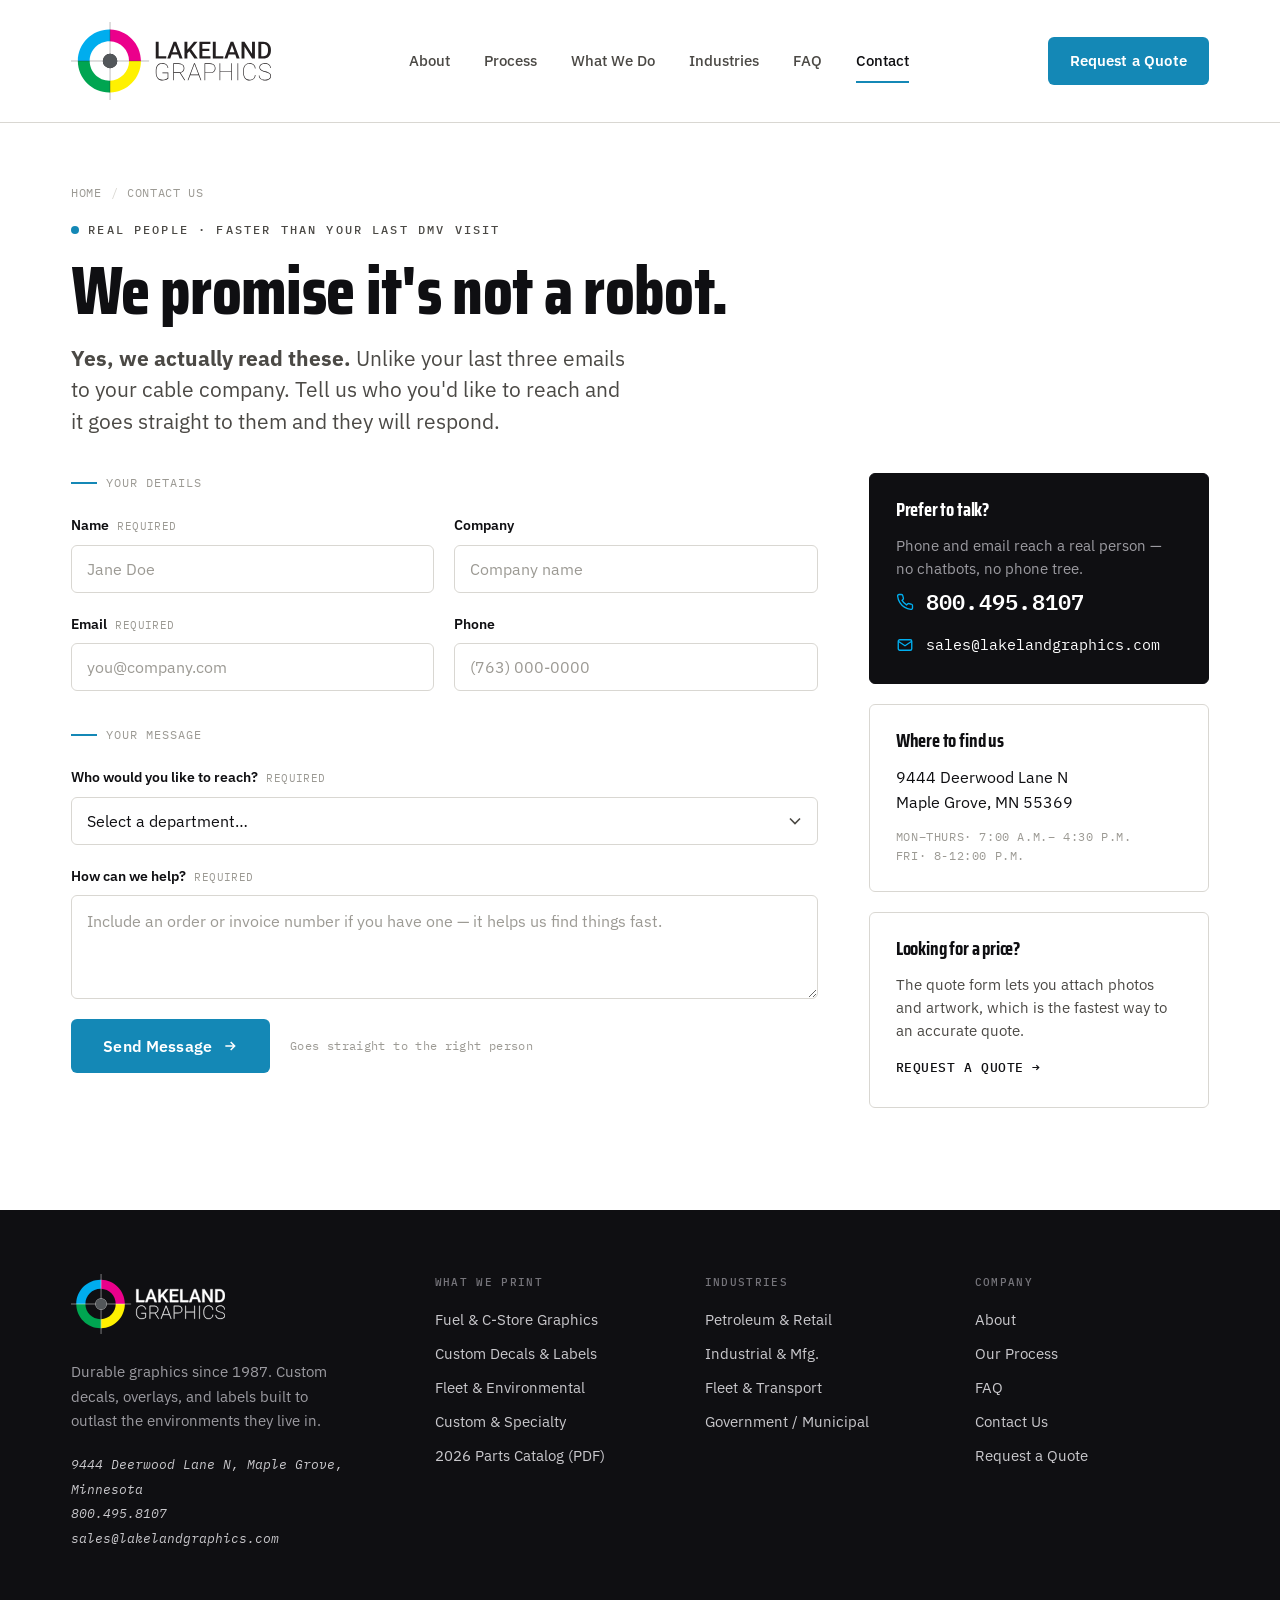
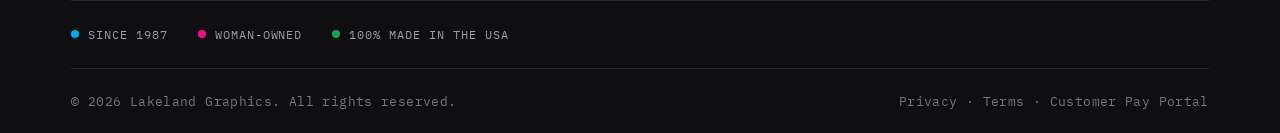
<file: contact.html>
<!DOCTYPE html>
<html lang="en">
<head>
<meta charset="UTF-8" />
<meta name="viewport" content="width=device-width, initial-scale=1.0" />
<title>Contact Us — Lakeland Graphics</title>
<link rel="icon" type="image/svg+xml" href="assets/favicon.svg" />
<link rel="stylesheet" href="assets/styles.css" />
<link rel="stylesheet" href="assets/pages.css" />
<meta name="description" content="Contact Lakeland Graphics in Maple Grove, MN. Reach sales, accounting, or shipping directly and a real person replies the same or next business day." />
<link rel="canonical" href="https://lakelandgraphics.com/contact.html" />
<meta property="og:type" content="website" />
<meta property="og:site_name" content="Lakeland Graphics" />
<meta property="og:title" content="Contact Us — Lakeland Graphics" />
<meta property="og:description" content="Contact Lakeland Graphics in Maple Grove, MN. Reach sales, accounting, or shipping directly and a real person replies the same or next business day." />
<meta property="og:url" content="https://lakelandgraphics.com/contact.html" />
<meta property="og:image" content="https://lakelandgraphics.com/assets/hero-print.jpg" />
<meta name="twitter:card" content="summary_large_image" />
<meta name="twitter:title" content="Contact Us — Lakeland Graphics" />
<meta name="twitter:description" content="Contact Lakeland Graphics in Maple Grove, MN. Reach sales, accounting, or shipping directly and a real person replies the same or next business day." />
<meta name="twitter:image" content="https://lakelandgraphics.com/assets/hero-print.jpg" />
<script>(function(){var d=document.documentElement;d.className+=' js';d.setAttribute('data-accent','cyan');})();</script>
<script type="application/ld+json">
{"@context": "https://schema.org", "@type": "BreadcrumbList", "itemListElement": [{"@type": "ListItem", "position": 1, "name": "Home", "item": "https://lakelandgraphics.com/"}, {"@type": "ListItem", "position": 2, "name": "Contact Us", "item": "https://lakelandgraphics.com/contact.html"}]}
</script>
<script type="application/ld+json">
{"@context": "https://schema.org", "@type": "ContactPage", "url": "https://lakelandgraphics.com/contact.html", "name": "Contact Lakeland Graphics", "mainEntity": {"@type": "LocalBusiness", "@id": "https://lakelandgraphics.com/#business", "name": "Lakeland Graphics", "telephone": "+1-800-495-8107", "email": "sales@lakelandgraphics.com", "address": {"@type": "PostalAddress", "streetAddress": "9444 Deerwood Lane N", "addressLocality": "Maple Grove", "addressRegion": "MN", "postalCode": "55369", "addressCountry": "US"}, "openingHoursSpecification": [{"@type": "OpeningHoursSpecification", "dayOfWeek": ["Monday","Tuesday","Wednesday","Thursday","Friday"], "opens": "08:00", "closes": "16:30"}]}}
</script>
</head>
<body data-page="contact">

<!-- ============ HEADER ============ -->
<header class="header">
  <div class="wrap header__bar">
    <a class="logo logo--sm" href="index.html" aria-label="Lakeland Graphics home"><img class="logo__img" src="assets/logo.svg" alt="Lakeland Graphics" width="1354" height="529" decoding="async" /></a>
    <nav class="nav">
      <a href="about.html">About</a>
      <a href="process.html">Process</a>
      <a href="index.html#work">What We Do</a>
      <a href="industries.html">Industries</a>
      <a href="faq.html">FAQ</a>
      <a href="contact.html" class="is-active">Contact</a>
    </nav>
    <div class="header__cta">
      <a class="btn btn--primary" href="quote.html">Request a Quote</a>
      <button class="menu-btn" id="menuBtn" aria-label="Open menu">
        <svg viewbox="0 0 24 24" fill="none" stroke="currentColor" stroke-width="2"><path d="M3 6h18M3 12h18M3 18h18" /></svg>
      </button>
    </div>
  </div>
  <nav class="mobile-nav" id="mobileNav">
    <a href="about.html">About</a>
    <a href="process.html">Process</a>
    <a href="index.html#work">What We Do</a>
    <a href="industries.html">Industries</a>
    <a href="faq.html">FAQ</a>
    <a href="contact.html">Contact</a>
    <a class="btn btn--primary btn--lg" href="quote.html">Request a Quote</a>
  </nav>
</header>

<main>

<!-- ============ HERO ============ -->
<section class="quote-hero wrap">
  <nav class="crumbs reveal"><a href="index.html">Home</a><span>/</span>Contact Us</nav>
  <p class="eyebrow reveal d1 editable" style="margin-top:18px">
    Real people · Faster than your last DMV visit
  </p>
  <h1 class="h1 reveal d1 editable">
    We promise it's not a robot.
  </h1>
  <p class="lead reveal d2 editable">
    <strong>Yes, we actually read these.</strong>&nbsp;Unlike your last three emails to your cable company. Tell us who you'd like to reach and it goes straight to them and they will respond.
  </p>
</section>

<!-- ============ FORM + SIDEBAR ============ -->
<section class="wrap">
  <div class="quote-grid">

    <!-- FORM -->
    <div class="qform reveal" id="cform">
      <div class="qform__body">
        <!-- Each option's value is a department KEY. The staff who receive it are
             set server-side in config.php ('contact_departments') and never appear
             here. Adding a department? Add the same key to config.php on the server
             first, or the handler will reject it. -->
        <form id="contactForm" novalidate>
          <p class="qform__step">Your details</p>

          <div class="field-row">
            <div class="field">
              <label for="c_name">Name <span class="opt">Required</span></label>
              <input type="text" id="c_name" name="name" autocomplete="name" maxlength="200" placeholder="Jane Doe" />
              <span class="field__err">Please enter your name.</span>
            </div>
            <div class="field">
              <label for="c_company">Company</label>
              <input type="text" id="c_company" name="company" autocomplete="organization" maxlength="200" placeholder="Company name" />
            </div>
          </div>

          <div class="field-row">
            <div class="field">
              <label for="c_email">Email <span class="opt">Required</span></label>
              <input type="email" id="c_email" name="email" autocomplete="email" maxlength="254" placeholder="you@company.com" />
              <span class="field__err">Please enter a valid email.</span>
            </div>
            <div class="field">
              <label for="c_phone">Phone</label>
              <input type="tel" id="c_phone" name="phone" autocomplete="tel" maxlength="40" placeholder="(763) 000-0000" />
            </div>
          </div>

          <p class="qform__step" style="margin-top:14px">Your message</p>

          <div class="field">
            <label for="c_department">Who would you like to reach? <span class="opt">Required</span></label>
            <select id="c_department" name="department">
              <option value="" selected disabled>Select a department…</option>
              <option value="Sales Inquiries">Sales Inquiries</option>
              <option value="Accounting Inquiries">Accounting Inquiries</option>
              <option value="Shipment Inquiries">Shipment questions</option>
              <option value="General Inquiries">General questions</option>
            </select>
            <span class="field__err">Please choose who you'd like to reach.</span>
          </div>

          <div class="field">
            <label for="c_comment">How can we help? <span class="opt">Required</span></label>
            <textarea id="c_comment" name="comment" maxlength="5000" placeholder="Include an order or invoice number if you have one — it helps us find things fast."></textarea>
            <span class="field__err">Please enter a message.</span>
          </div>

          <div class="hp" aria-hidden="true"><label for="c_website">Website</label><input type="text" id="c_website" name="website" tabindex="-1" autocomplete="off" /></div>
          <p class="formerr" id="formError" hidden></p>

          <div class="qform__submit">
            <button type="submit" class="btn btn--primary btn--lg">Send Message
              <svg viewbox="0 0 24 24" fill="none" stroke="currentColor" stroke-width="2.2"><path d="M5 12h14M13 6l6 6-6 6" /></svg>
            </button>
            <span class="qform__note">Goes straight to the right person</span>
          </div>
        </form>
      </div>

      <!-- SUCCESS -->
      <div class="qsuccess">
        <div class="qsuccess__mark">
          <svg viewbox="0 0 24 24" fill="none" stroke="currentColor" stroke-width="2.4"><path d="M20 6L9 17l-5-5" /></svg>
        </div>
        <h2 class="h2 editable">Thanks — your message is on its way.</h2>
        <p class="editable">It's gone straight to the right person, and we'll get back to you <b>the same or next business day</b>. Need us sooner? Give us a call.</p>
        <div class="recap">
          <h5>Message summary</h5>
          <dl>
            <dt>From</dt><dd id="recapName">—</dd>
            <dt>To</dt><dd id="recapDept">—</dd>
            <dt>Response</dt><dd>Same or next business day</dd>
          </dl>
        </div>
        <div class="qsuccess__act">
          <a class="btn btn--dark btn--lg" href="index.html">Back to Home</a>
          <button type="button" class="btn btn--ghost btn--lg" id="cReset">Send Another</button>
        </div>
      </div>
    </div>

    <!-- SIDEBAR -->
    <aside class="qside">
      <div class="qcard qcard--dark">
        <h4 class="editable">Prefer to talk?</h4>
        <p class="editable">Phone and email reach a real person — no chatbots, no phone tree.</p>
        <div class="qcontact">
          <a href="tel:8004958107"><svg viewbox="0 0 24 24" fill="none" stroke="currentColor" stroke-width="1.8"><path d="M22 16.9v3a2 2 0 0 1-2.2 2 19.8 19.8 0 0 1-8.6-3 19.5 19.5 0 0 1-6-6 19.8 19.8 0 0 1-3-8.6A2 2 0 0 1 4.1 2h3a2 2 0 0 1 2 1.7c.1 1 .4 1.9.7 2.8a2 2 0 0 1-.5 2.1L8.1 9.9a16 16 0 0 0 6 6l1.3-1.3a2 2 0 0 1 2.1-.5c.9.3 1.8.6 2.8.7a2 2 0 0 1 1.7 2z" /></svg><span class="big">800.495.8107</span></a>
          <a href="mailto:sales@lakelandgraphics.com"><svg viewbox="0 0 24 24" fill="none" stroke="currentColor" stroke-width="1.8"><rect x="3" y="5" width="18" height="14" rx="2" /><path d="M3 7l9 6 9-6" /></svg>sales@lakelandgraphics.com</a>
        </div>
      </div>

      <div class="qcard">
        <h4 class="editable">
          Where to find us
        </h4>
        <p class="qaddr editable">9444 Deerwood Lane N<br />Maple Grove, MN 55369</p>
        <p class="qmeta editable">
          Mon–Thurs· 7:00 a.m.– 4:30 p.m. <br />Fri· 8-12:00 P.M.
        </p>
      </div>

      <div class="qcard">
        <h4 class="editable">
          Looking for a price?
        </h4>
        <p class="editable">The quote form lets you attach photos and artwork, which is the fastest way to an accurate quote.</p>
        <a class="arrowlink qcard__link" href="quote.html">Request a quote <span class="arw">&#8594;</span></a>
      </div>
    </aside>

  </div>
</section>

</main>

<!-- ============ FOOTER ============ -->
<footer class="footer">
  <div class="wrap">
    <div class="footer__top">
      <div class="footer__brand">
        <a class="logo" href="index.html" aria-label="Lakeland Graphics home"><img class="logo__img" src="assets/logo-white.svg" alt="Lakeland Graphics" width="1354" height="529" decoding="async" loading="lazy" /></a>
        <p class="body">Durable graphics since 1987. Custom decals, overlays, and labels built to outlast the environments they live in.</p>
        <address class="footer__contact">
          9444 Deerwood Lane N, Maple Grove, Minnesota<br />
          <a href="tel:8004958107">800.495.8107</a><br />
          <a href="mailto:sales@lakelandgraphics.com">sales@lakelandgraphics.com</a>
        </address>
      </div>
      <div>
        <h5>What we print</h5>
        <div class="footer__links">
          <a href="fuel.html">Fuel &amp; C-Store Graphics</a>
          <a href="decals.html">Custom Decals &amp; Labels</a>
          <a href="fleet.html">Fleet &amp; Environmental</a>
          <a href="specialty.html">Custom &amp; Specialty</a>
          <a href="assets/lakeland-graphics-2026-catalog.pdf" target="_blank" rel="noopener">2026 Parts Catalog (PDF)</a>
        </div>
      </div>
      <div>
        <h5>Industries</h5>
        <div class="footer__links">
          <a href="industries.html#petroleum">Petroleum &amp; Retail</a>
          <a href="industries.html#industrial">Industrial &amp; Mfg.</a>
          <a href="industries.html#fleet">Fleet &amp; Transport</a>
          <a href="industries.html#government">Government / Municipal</a>
        </div>
      </div>
      <div>
        <h5>Company</h5>
        <div class="footer__links">
          <a href="about.html">About</a>
          <a href="process.html">Our Process</a>
          <a href="faq.html">FAQ</a>
          <a href="contact.html">Contact Us</a>
          <a href="quote.html">Request a Quote</a>
        </div>
      </div>
    </div>
    <div class="footer__values">
      <span class="v">Since 1987</span>
      <span class="v">Woman-owned</span>
      <span class="v">100% Made in the USA</span>
    </div>
    <div class="footer__bottom">
      <span>© 2026 Lakeland Graphics. All rights reserved.</span>
      <span><a href="privacy.html">Privacy</a> · <a href="terms.html">Terms</a> · <a href="https://connect.ebizcharge.net/lakelandgraphics" target="_blank" rel="noopener">Customer Pay Portal</a></span>
    </div>
  </div>
</footer>

<script src="assets/site.js"></script>
<script src="assets/contact.js"></script>
</body>
</html>
</file>
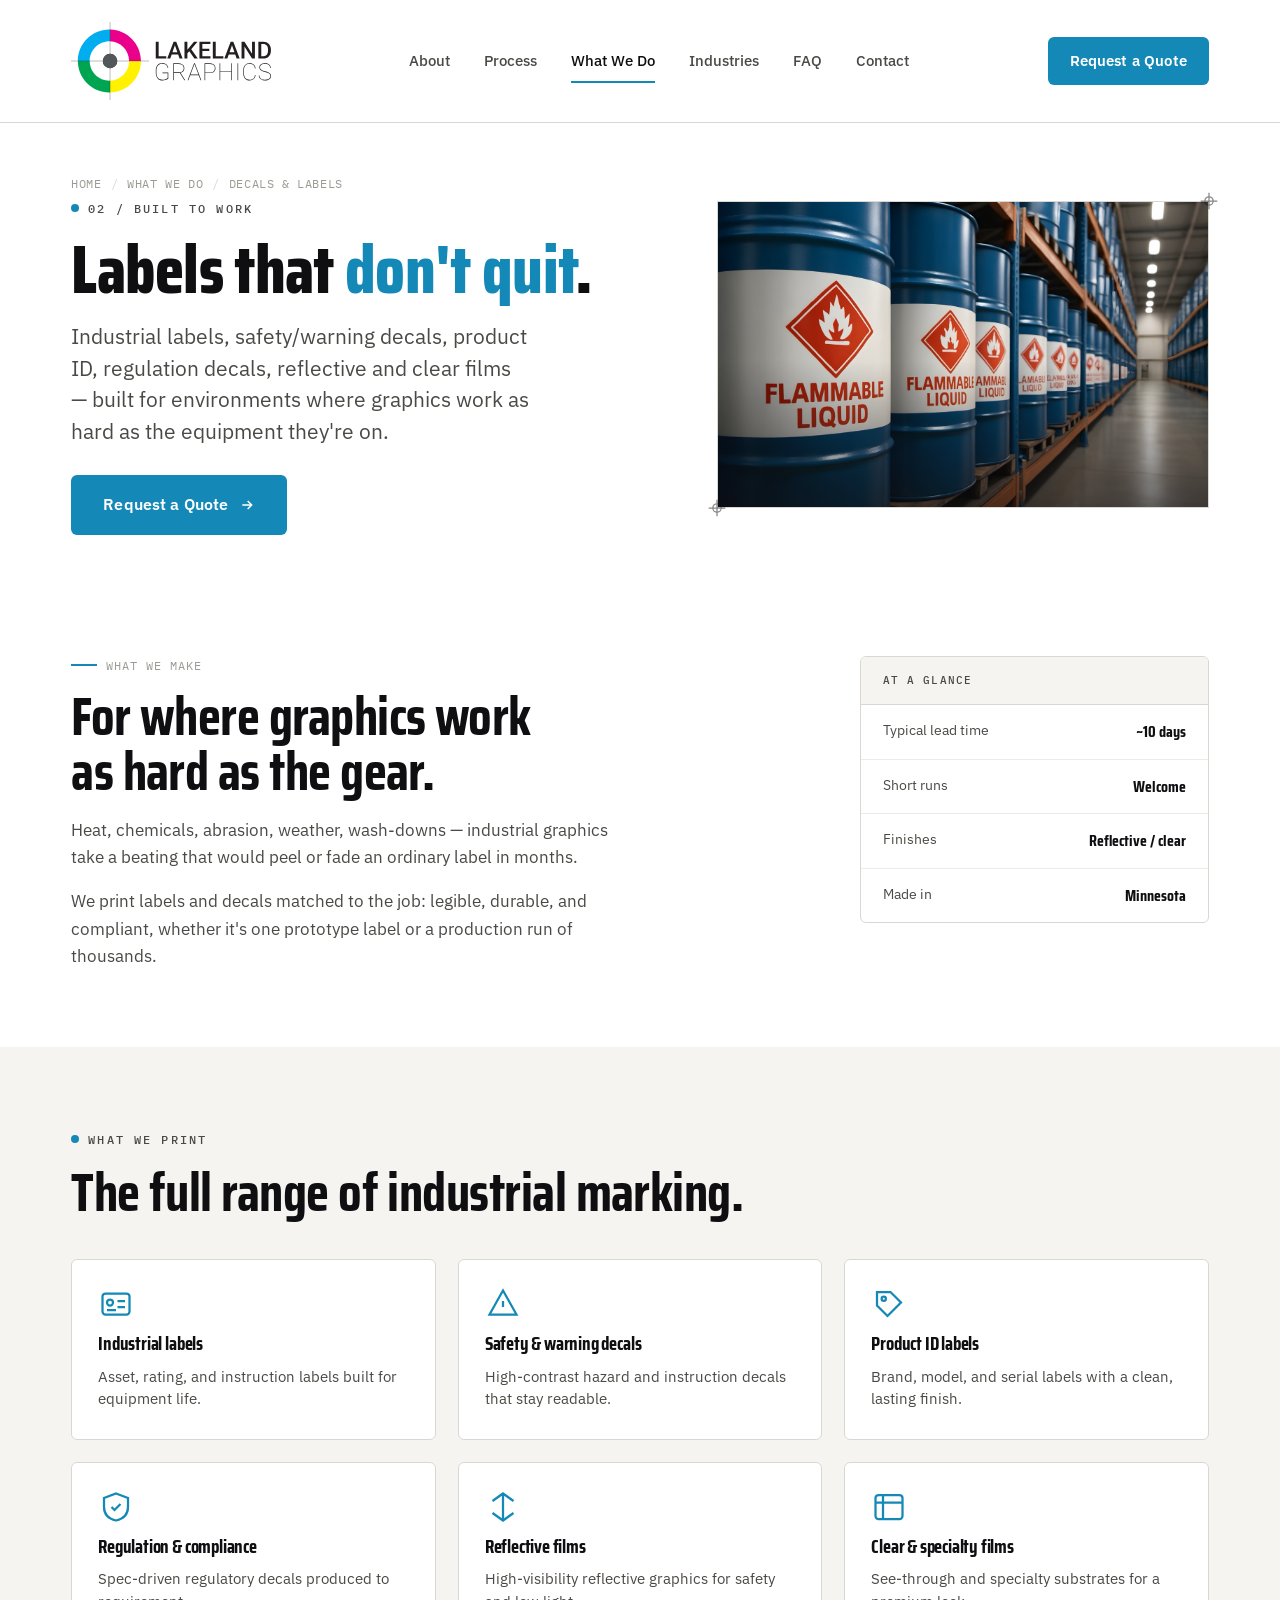
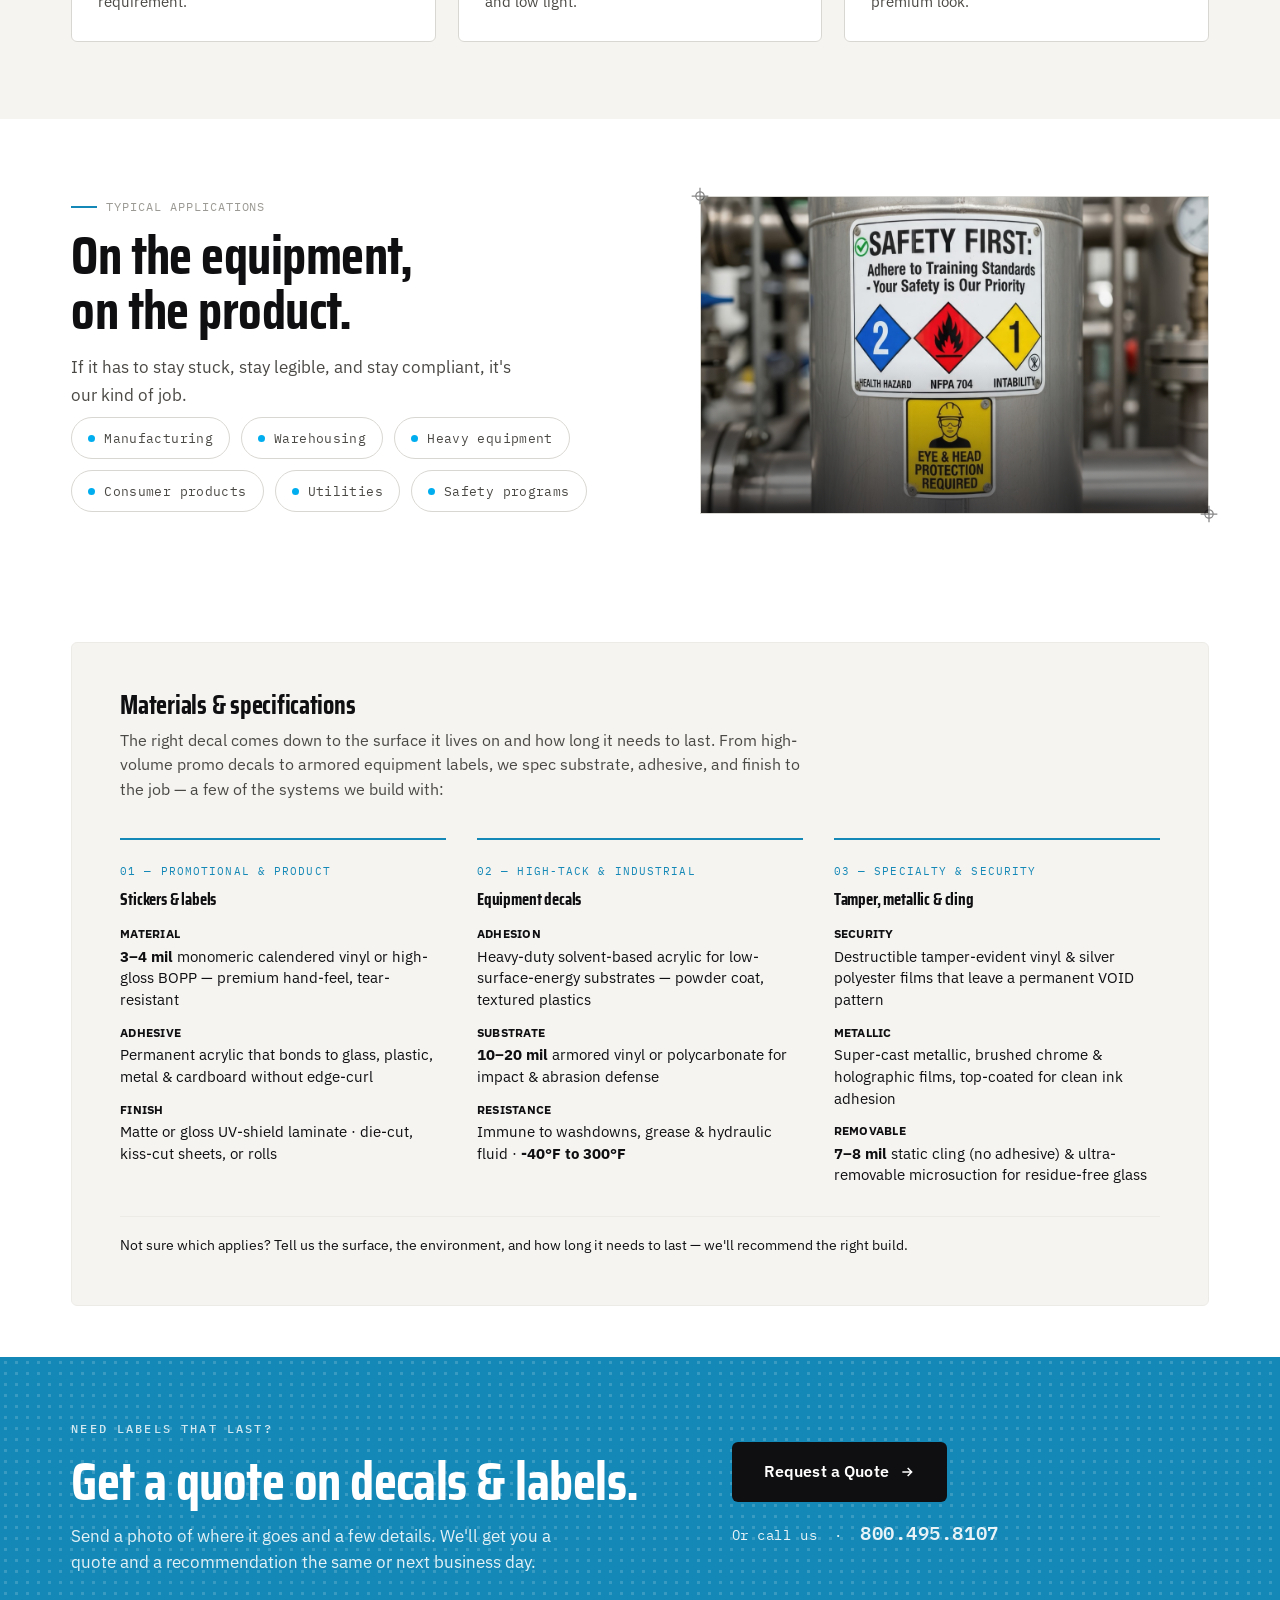
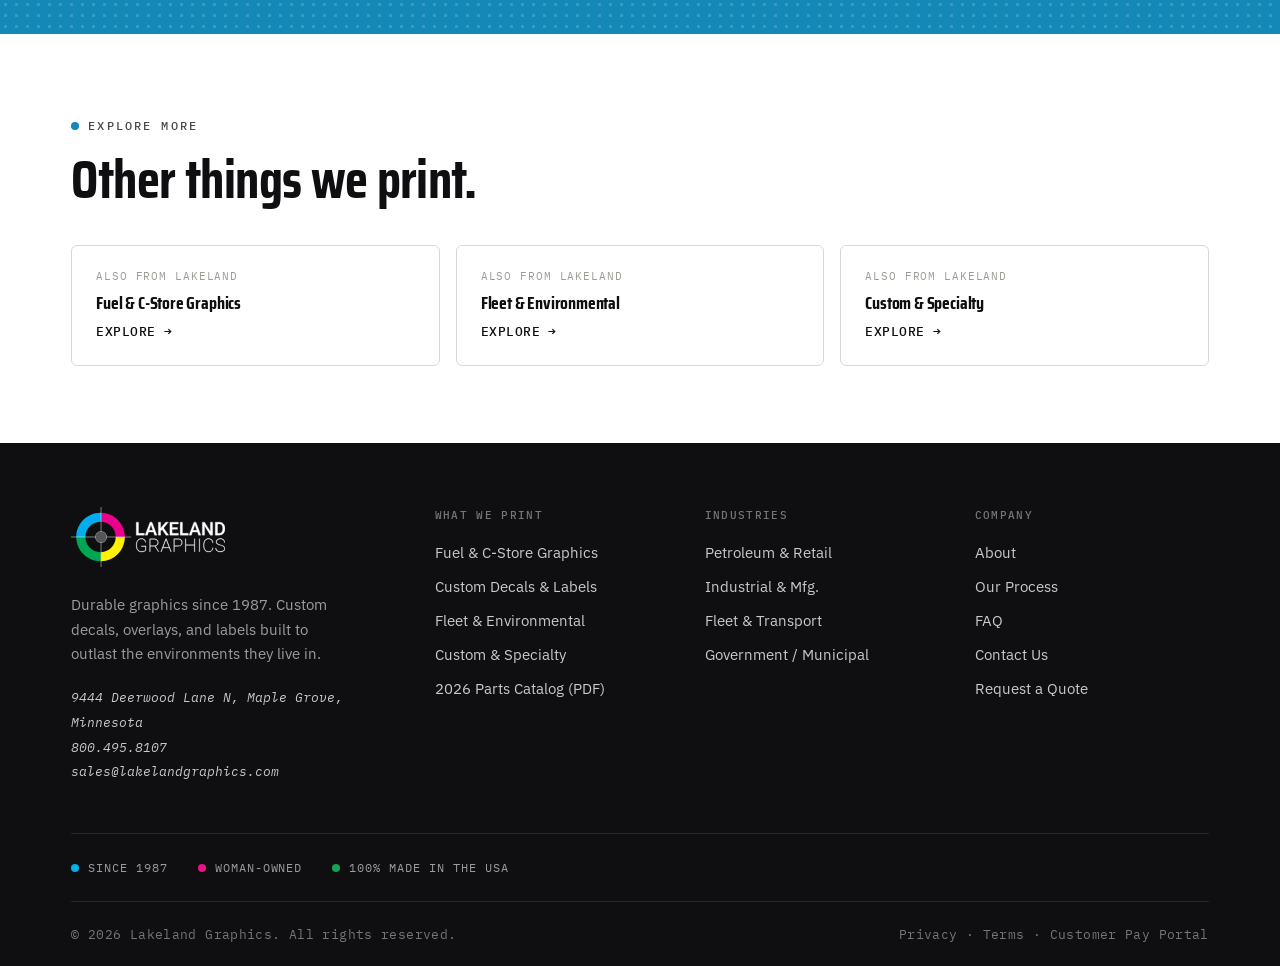
<file: decals.html>
<!DOCTYPE html>
<html lang="en">
<head>
<meta charset="UTF-8" />
<meta name="viewport" content="width=device-width, initial-scale=1.0" />
<title>Custom Decals & Labels — Lakeland Graphics</title>
<link rel="icon" type="image/svg+xml" href="assets/favicon.svg" />
<link rel="stylesheet" href="assets/styles.css" />
<link rel="stylesheet" href="assets/pages.css" />
<link rel="stylesheet" href="assets/catalog.css" />
<meta name="description" content="Industrial labels, safety and warning decals, product ID, reflective and clear films — custom decals and labels built to work as hard as your equipment." />
<link rel="canonical" href="https://lakelandgraphics.com/decals.html" />
<meta property="og:type" content="website" />
<meta property="og:site_name" content="Lakeland Graphics" />
<meta property="og:title" content="Custom Decals &amp; Labels — Lakeland Graphics" />
<meta property="og:description" content="Industrial labels, safety and warning decals, product ID, reflective and clear films — custom decals and labels built to work as hard as your equipment." />
<meta property="og:url" content="https://lakelandgraphics.com/decals.html" />
<meta property="og:image" content="https://lakelandgraphics.com/assets/decals-labels.jpg" />
<meta name="twitter:card" content="summary_large_image" />
<meta name="twitter:title" content="Custom Decals &amp; Labels — Lakeland Graphics" />
<meta name="twitter:description" content="Industrial labels, safety and warning decals, product ID, reflective and clear films — custom decals and labels built to work as hard as your equipment." />
<meta name="twitter:image" content="https://lakelandgraphics.com/assets/decals-labels.jpg" />
<script>(function(){var e=document.documentElement;e.className+=' js';e.setAttribute('data-accent','cyan');})();</script>
<script type="application/ld+json">
{"@context":"https://schema.org","@type":"Service","serviceType":"Custom Decals & Labels","provider":{"@type":"LocalBusiness","name":"Lakeland Graphics","@id":"https://lakelandgraphics.com/#business"},"areaServed":"US","description":"Industrial labels, safety and warning decals, product ID, regulation decals, and reflective and clear films built for demanding environments."}
</script>
<script type="application/ld+json">
{"@context": "https://schema.org", "@type": "BreadcrumbList", "itemListElement": [{"@type": "ListItem", "position": 1, "name": "Home", "item": "https://lakelandgraphics.com/"}, {"@type": "ListItem", "position": 2, "name": "What We Do", "item": "https://lakelandgraphics.com/#work"}, {"@type": "ListItem", "position": 3, "name": "Decals & Labels", "item": "https://lakelandgraphics.com/decals.html"}]}
</script>
</head>
<body data-page="product">

<header class="header">
  <div class="wrap header__bar">
    <a class="logo logo--sm" href="index.html" aria-label="Lakeland Graphics home"><img class="logo__img" src="assets/logo.svg" alt="Lakeland Graphics" width="1354" height="529" decoding="async" /></a>
    <nav class="nav">
      <a href="about.html">About</a>
      <a href="process.html">Process</a>
      <a href="index.html#work" class="is-active">What We Do</a>
      <a href="industries.html">Industries</a>
      <a href="faq.html">FAQ</a>
      <a href="contact.html">Contact</a>
    </nav>
    <div class="header__cta">
      <a class="btn btn--primary" href="quote.html">Request a Quote</a>
      <button class="menu-btn" id="menuBtn" aria-label="Open menu">
        <svg viewbox="0 0 24 24" fill="none" stroke="currentColor" stroke-width="2"><path d="M3 6h18M3 12h18M3 18h18" /></svg>
      </button>
    </div>
  </div>
  <nav class="mobile-nav" id="mobileNav">
    <a href="about.html">About</a>
    <a href="process.html">Process</a>
    <a href="index.html#work">What We Do</a>
    <a href="industries.html">Industries</a>
    <a href="faq.html">FAQ</a>
    <a href="contact.html">Contact</a>
    <a class="btn btn--primary btn--lg" href="quote.html">Request a Quote</a>
  </nav>
</header>

<main style="--pc:var(--lg-cyan)" data-screen-label="Decals & Labels">

<section class="phero cat-hero wrap">
  <div class="phero__grid">
    <div>
      <nav class="crumbs reveal"><a href="index.html">Home</a><span>/</span><a href="index.html#work">What We Do</a><span>/</span>Decals & Labels</nav>
      <span class="cat-bar reveal d1" style="margin-top:20px"></span>
      <p class="eyebrow reveal d1 editable">02 / Built to work</p>
      <h1 class="h1 reveal d1 editable">Labels that <strong>don't quit</strong>.</h1>
      <p class="lead reveal d2 editable">
        Industrial labels, safety/warning decals, product ID, regulation decals, reflective and clear films — built for environments where graphics work as hard as the equipment they're on.
      </p>
      <div class="hero__cta reveal d3" style="margin-top:28px">
        <a class="btn btn--primary btn--lg" href="quote.html">Request a Quote
          <svg viewbox="0 0 24 24" fill="none" stroke="currentColor" stroke-width="2.2"><path d="M5 12h14M13 6l6 6-6 6" /></svg>
        </a>
      </div>
    </div>
    <div class="phero__visual reveal d2">
      <div class="regframe" style="height:100%">
        <span class="reg tr"><svg viewbox="0 0 24 24" fill="none" stroke="currentColor" stroke-width="1.5"><path d="M12 2v20M2 12h20" /><circle cx="12" cy="12" r="5" /></svg></span><span class="reg bl"><svg viewbox="0 0 24 24" fill="none" stroke="currentColor" stroke-width="1.5"><path d="M12 2v20M2 12h20" /><circle cx="12" cy="12" r="5" /></svg></span>
        <div class="shot shot--ratio169 shot--photo" style="height:100%">
          <img class="editable" src="assets/industrial-labels.jpg" alt="Flammable liquid hazard labels on blue industrial drums in a warehouse" width="1400" height="933" decoding="async" fetchpriority="high" />
          
        </div>
      </div>
    </div>
  </div>
</section>

<section class="section cat-overview">
  <div class="wrap">
    <div class="cat-overview__grid">
      <div class="reveal">
        <p class="secmark editable">What we make</p>
        <h2 class="h2 editable">For where graphics work as hard as the gear.</h2>
        <div class="prose">
          <p class="editable">Heat, chemicals, abrasion, weather, wash-downs — industrial graphics take a beating that would peel or fade an ordinary label in months.</p>
          <p class="editable">We print labels and decals matched to the job: legible, durable, and compliant, whether it's one prototype label or a production run of thousands.</p>
        </div>
      </div>
      <div class="glance reveal d1">
        <h4 class="editable">At a glance</h4>
        <dl>
          <div class="row"><dt class="editable">Typical lead time</dt><dd class="editable">~10 days</dd></div>
          <div class="row"><dt class="editable">Short runs</dt><dd class="editable">Welcome</dd></div>
          <div class="row"><dt class="editable">Finishes</dt><dd class="editable">Reflective / clear</dd></div>
          <div class="row"><dt class="editable">Made in</dt><dd class="editable">Minnesota</dd></div>
        </dl>
      </div>
    </div>
  </div>
</section>

<section class="section band-gray">
  <div class="wrap">
    <div class="shead reveal"><p class="eyebrow editable">What we print</p><h2 class="h2 editable">The full range of industrial marking.</h2></div>
    <div class="ptypes">
        <div class="ptype reveal"><svg class="ptype__ico" viewbox="0 0 24 24" fill="none" stroke="currentColor" stroke-width="1.5"><rect x="3" y="5" width="18" height="14" rx="2" /><circle cx="8" cy="11" r="2" /><path d="M13 10h5M13 14h5M6 16h6" /></svg><h4 class="editable">Industrial labels</h4><p class="editable">Asset, rating, and instruction labels built for equipment life.</p></div>
        <div class="ptype reveal"><svg class="ptype__ico" viewbox="0 0 24 24" fill="none" stroke="currentColor" stroke-width="1.5"><path d="M12 3l9 16H3z" /><path d="M12 10v4M12 17h.01" /></svg><h4 class="editable">Safety & warning decals</h4><p class="editable">High-contrast hazard and instruction decals that stay readable.</p></div>
        <div class="ptype reveal"><svg class="ptype__ico" viewbox="0 0 24 24" fill="none" stroke="currentColor" stroke-width="1.5"><path d="M4 4h9l7 7-9 9-7-7z" /><circle cx="8.5" cy="8.5" r="1.4" /></svg><h4 class="editable">Product ID labels</h4><p class="editable">Brand, model, and serial labels with a clean, lasting finish.</p></div>
        <div class="ptype reveal"><svg class="ptype__ico" viewbox="0 0 24 24" fill="none" stroke="currentColor" stroke-width="1.5"><path d="M12 3l8 3v6c0 5-3.5 8-8 9-4.5-1-8-4-8-9V6z" /><path d="M9 12l2 2 4-4" /></svg><h4 class="editable">Regulation & compliance</h4><p class="editable">Spec-driven regulatory decals produced to requirement.</p></div>
        <div class="ptype reveal"><svg class="ptype__ico" viewbox="0 0 24 24" fill="none" stroke="currentColor" stroke-width="1.5"><path d="M12 3v18M5 8l7-5 7 5M5 16l7 5 7-5" /></svg><h4 class="editable">Reflective films</h4><p class="editable">High-visibility reflective graphics for safety and low light.</p></div>
        <div class="ptype reveal"><svg class="ptype__ico" viewbox="0 0 24 24" fill="none" stroke="currentColor" stroke-width="1.5"><rect x="3" y="4" width="18" height="16" rx="2" /><path d="M3 9h18M8 4v16" /></svg><h4 class="editable">Clear & specialty films</h4><p class="editable">See-through and specialty substrates for a premium look.</p></div>
    </div>
  </div>
</section>

<section class="section">
  <div class="wrap">
    <div class="apps-grid">
      <div class="reveal">
        <p class="secmark editable">Typical applications</p>
        <h2 class="h2 editable" style="margin-top:12px">On the equipment, on the product.</h2>
        <p class="body editable" style="margin-top:16px;max-width:460px">If it has to stay stuck, stay legible, and stay compliant, it's our kind of job.</p>
        <div class="applist">
        <span class="app">Manufacturing</span>
        <span class="app">Warehousing</span>
        <span class="app">Heavy equipment</span>
        <span class="app">Consumer products</span>
        <span class="app">Utilities</span>
        <span class="app">Safety programs</span>
        </div>
      </div>
      <div class="reveal d1">
        <div class="regframe" style="height:100%">
          <span class="reg tl"><svg viewbox="0 0 24 24" fill="none" stroke="currentColor" stroke-width="1.5"><path d="M12 2v20M2 12h20" /><circle cx="12" cy="12" r="5" /></svg></span><span class="reg br"><svg viewbox="0 0 24 24" fill="none" stroke="currentColor" stroke-width="1.5"><path d="M12 2v20M2 12h20" /><circle cx="12" cy="12" r="5" /></svg></span>
          <div class="shot shot--ratio169 shot--photo" style="height:100%">
            <img class="editable" src="assets/regulation-labels.jpg" alt="NFPA 704 safety-first compliance label mounted on industrial equipment" width="1400" height="763" decoding="async" loading="lazy" />
            
          </div>
        </div>
      </div>
    </div>
  </div>
</section>

<style>
.specsheet{border:1.5px solid var(--wg200);border-radius:var(--radius);background:var(--wg100);padding:clamp(28px,4vw,48px);}
.specsheet__head{max-width:680px;margin-bottom:clamp(24px,3vw,36px);}
.specsheet__head h3{font-size:clamp(22px,2.4vw,26px);color:var(--ink);margin-bottom:10px;}
.specsheet__head p{font-size:15.5px;color:var(--wg700);line-height:1.6;}
.speccols{display:grid;grid-template-columns:repeat(3,1fr);gap:clamp(20px,2.4vw,32px);}
.speccard{border-top:2px solid var(--accent);padding-top:16px;}
.speccard__k{font-family:var(--mono);font-size:11px;letter-spacing:.1em;text-transform:uppercase;color:var(--accent);}
.speccard h4{font-size:17px;color:var(--ink);margin:6px 0 14px;line-height:1.25;}
.speclist{display:flex;flex-direction:column;gap:12px;}
.speclist>div{display:grid;gap:2px;}
.speclist dt{font-size:12px;font-weight:700;letter-spacing:.02em;text-transform:uppercase;color:var(--wg600);}
.speclist dd{font-size:14.5px;color:var(--wg800);line-height:1.5;}
.speclist b,.speclist strong{color:var(--ink);font-weight:700;}
.specsheet__foot{margin-top:clamp(22px,2.6vw,30px);padding-top:18px;border-top:1px solid var(--wg200);font-size:13.5px;color:var(--wg600);line-height:1.6;}
@media (max-width:820px){.speccols{grid-template-columns:1fr;gap:28px;}}
</style>
<section class="section section--tight">
  <div class="wrap">
    <div class="specsheet reveal">
      <div class="specsheet__head">
        <h3 class="editable">Materials &amp; specifications</h3>
        <p class="editable">
          The right decal comes down to the surface it lives on and how long it needs to last. From high-volume promo decals to armored equipment labels, we spec substrate, adhesive, and finish to the job — a few of the systems we build with:
        </p>
      </div>
      <div class="speccols">
        <div class="speccard">
          <span class="speccard__k editable">01 — Promotional &amp; product</span>
          <h4 class="editable">Stickers &amp; labels</h4>
          <dl class="speclist">
            <div><dt class="editable">Material</dt><dd class="editable"><b>3–4 mil</b> monomeric calendered vinyl or high-gloss BOPP — premium hand-feel, tear-resistant</dd></div>
            <div><dt class="editable">Adhesive</dt><dd class="editable">Permanent acrylic that bonds to glass, plastic, metal &amp; cardboard without edge-curl</dd></div>
            <div><dt class="editable">Finish</dt><dd class="editable">Matte or gloss UV-shield laminate · die-cut, kiss-cut sheets, or rolls</dd></div>
          </dl>
        </div>
        <div class="speccard">
          <span class="speccard__k editable">02 — High-tack &amp; industrial</span>
          <h4 class="editable">Equipment decals</h4>
          <dl class="speclist">
            <div><dt class="editable">Adhesion</dt><dd class="editable">Heavy-duty solvent-based acrylic for low-surface-energy substrates — powder coat, textured plastics</dd></div>
            <div><dt class="editable">Substrate</dt><dd class="editable"><b>10–20 mil</b> armored vinyl or polycarbonate for impact &amp; abrasion defense</dd></div>
            <div><dt class="editable">Resistance</dt><dd class="editable">Immune to washdowns, grease &amp; hydraulic fluid · <b>-40°F to 300°F</b></dd></div>
          </dl>
        </div>
        <div class="speccard">
          <span class="speccard__k editable">03 — Specialty &amp; security</span>
          <h4 class="editable">Tamper, metallic &amp; cling</h4>
          <dl class="speclist">
            <div><dt class="editable">Security</dt><dd class="editable">Destructible tamper-evident vinyl &amp; silver polyester films that leave a permanent VOID pattern</dd></div>
            <div><dt class="editable">Metallic</dt><dd class="editable">Super-cast metallic, brushed chrome &amp; holographic films, top-coated for clean ink adhesion</dd></div>
            <div><dt class="editable">Removable</dt><dd class="editable"><b>7–8 mil</b> static cling (no adhesive) &amp; ultra-removable microsuction for residue-free glass</dd></div>
          </dl>
        </div>
      </div>
      <p class="specsheet__foot editable">Not sure which applies? Tell us the surface, the environment, and how long it needs to last — we'll recommend the right build.</p>
    </div>
  </div>
</section>

<section class="ctaband">
  <div class="halftone"></div>
  <div class="wrap ctaband__inner">
    <div class="reveal">
      <p class="eyebrow eyebrow--plain editable" style="color:rgba(255,255,255,.8)">Need labels that last?</p>
      <h2 class="h2 editable" style="margin-top:12px">Get a quote on decals & labels.</h2>
      <p class="body editable">Send a photo of where it goes and a few details. We'll get you a quote and a recommendation the same or next business day.</p>
    </div>
    <div class="ctaband__act reveal d1">
      <a class="btn btn--primary btn--lg" href="quote.html">Request a Quote
        <svg viewbox="0 0 24 24" fill="none" stroke="currentColor" stroke-width="2.2"><path d="M5 12h14M13 6l6 6-6 6" /></svg>
      </a>
      <span class="ctaband__phone">Or call us &nbsp;·&nbsp; <b>800.495.8107</b></span>
    </div>
  </div>
</section>

<section class="section">
  <div class="wrap">
    <div class="shead reveal"><p class="eyebrow editable">Explore more</p><h2 class="h2 editable">Other things we print.</h2></div>
    <div class="siblings">
      <a class="sibling reveal" href="fuel.html"><span class="k">Also from Lakeland</span><h4>Fuel & C-Store Graphics</h4><span class="arrowlink">Explore <span class="arw">→</span></span></a>
      <a class="sibling reveal d1" href="fleet.html"><span class="k">Also from Lakeland</span><h4>Fleet & Environmental</h4><span class="arrowlink">Explore <span class="arw">→</span></span></a>
      <a class="sibling reveal d2" href="specialty.html"><span class="k">Also from Lakeland</span><h4>Custom & Specialty</h4><span class="arrowlink">Explore <span class="arw">→</span></span></a>
    </div>
  </div>
</section>

</main>

<footer class="footer">
  <div class="wrap">
    <div class="footer__top">
      <div class="footer__brand">
        <a class="logo" href="index.html" aria-label="Lakeland Graphics home"><img class="logo__img" src="assets/logo-white.svg" alt="Lakeland Graphics" width="1354" height="529" decoding="async" loading="lazy" /></a>
        <p class="body">Durable graphics since 1987. Custom decals, overlays, and labels built to outlast the environments they live in.</p>
        <address class="footer__contact">
          9444 Deerwood Lane N, Maple Grove, Minnesota<br />
          <a href="tel:8004958107">800.495.8107</a><br />
          <a href="mailto:sales@lakelandgraphics.com">sales@lakelandgraphics.com</a>
        </address>
      </div>
      <div><h5>What we print</h5><div class="footer__links">
          <a href="fuel.html">Fuel &amp; C-Store Graphics</a>
          <a href="decals.html">Custom Decals &amp; Labels</a>
          <a href="fleet.html">Fleet &amp; Environmental</a>
          <a href="specialty.html">Custom &amp; Specialty</a>
          <a href="assets/lakeland-graphics-2026-catalog.pdf" target="_blank" rel="noopener">2026 Parts Catalog (PDF)</a>
      </div></div>
      <div><h5>Industries</h5><div class="footer__links">
          <a href="industries.html#petroleum">Petroleum &amp; Retail</a>
          <a href="industries.html#industrial">Industrial &amp; Mfg.</a>
          <a href="industries.html#fleet">Fleet &amp; Transport</a>
          <a href="industries.html#government">Government / Municipal</a>
      </div></div>
      <div><h5>Company</h5><div class="footer__links">
          <a href="about.html">About</a>
          <a href="process.html">Our Process</a>
          <a href="faq.html">FAQ</a>
          <a href="contact.html">Contact Us</a>
          <a href="quote.html">Request a Quote</a>
      </div></div>
    </div>
    <div class="footer__values">
      <span class="v">Since 1987</span><span class="v">Woman-owned</span><span class="v">100% Made in the USA</span>
    </div>
    <div class="footer__bottom">
      <span>© 2026 Lakeland Graphics. All rights reserved.</span>
      <span><a href="privacy.html">Privacy</a> · <a href="terms.html">Terms</a> · <a href="https://connect.ebizcharge.net/lakelandgraphics" target="_blank" rel="noopener">Customer Pay Portal</a></span>
    </div>
  </div>
</footer>

<script src="assets/site.js"></script>
</body>
</html>
</file>
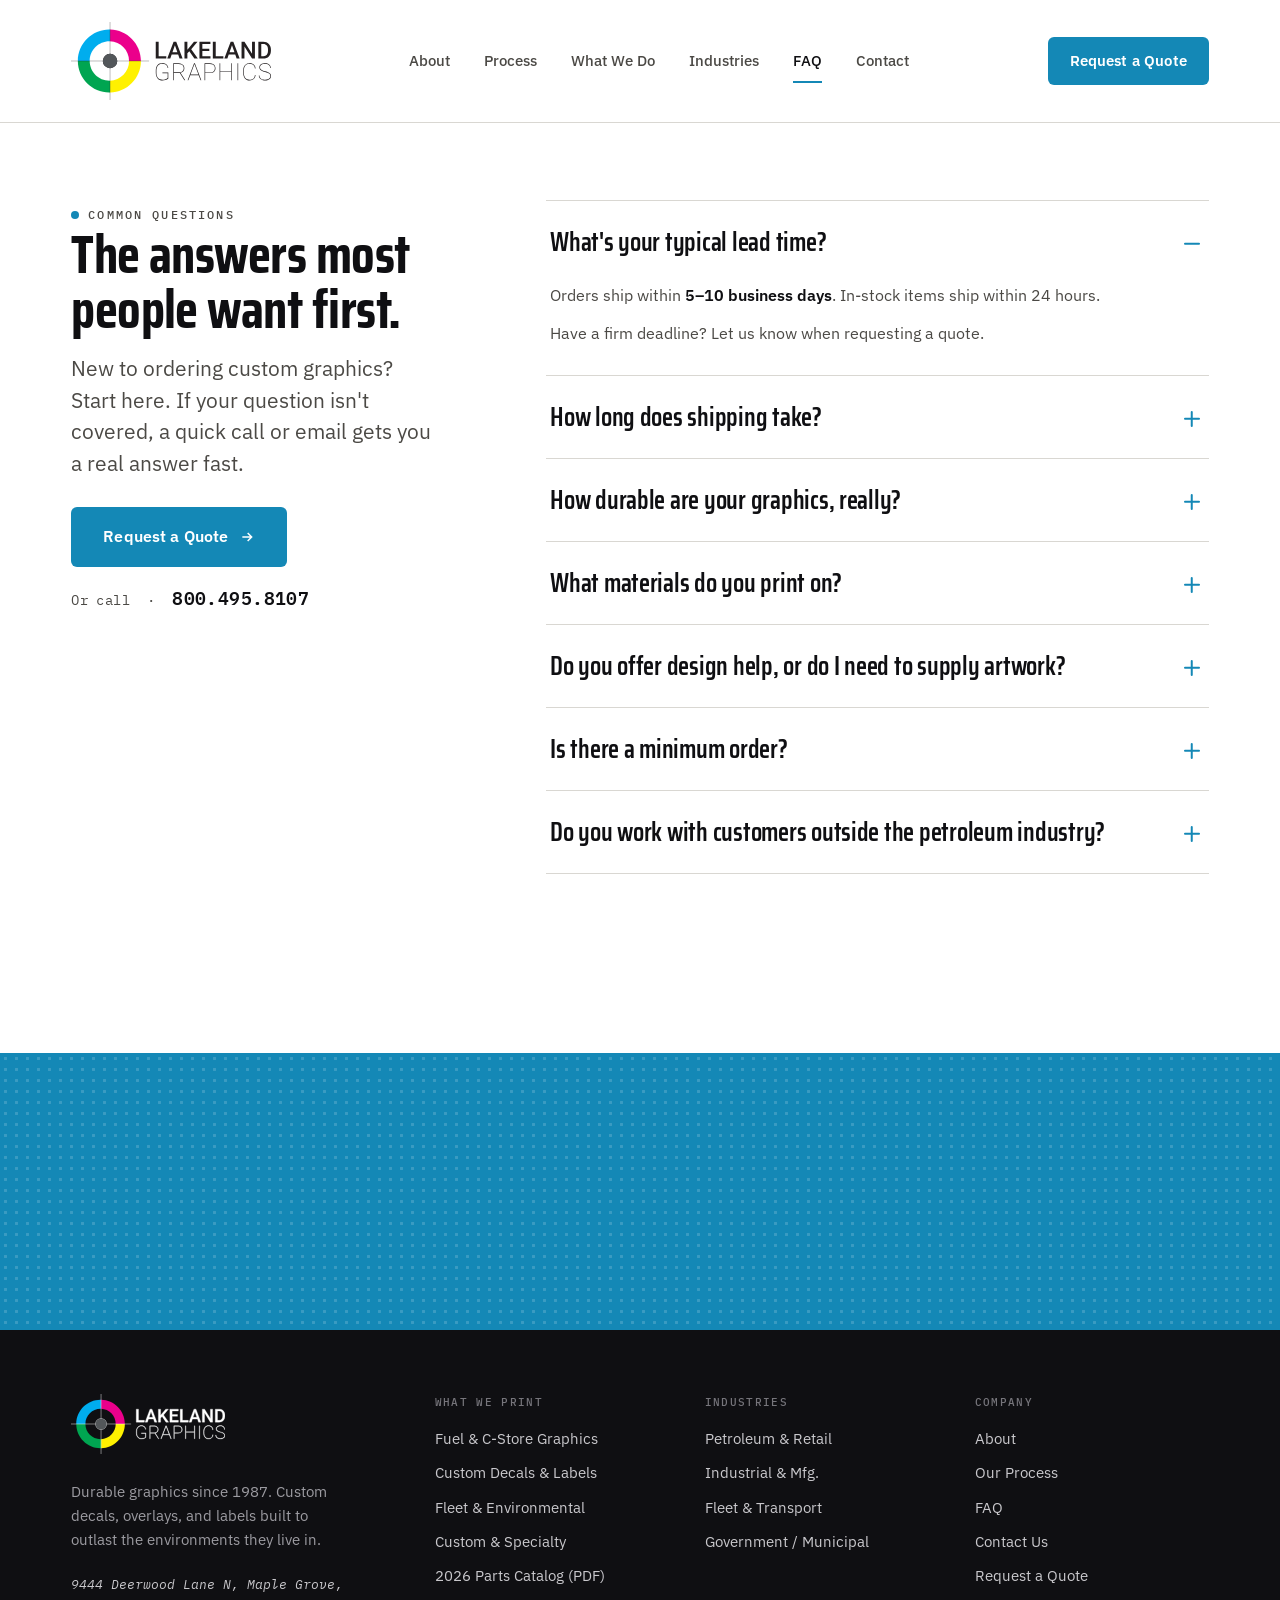
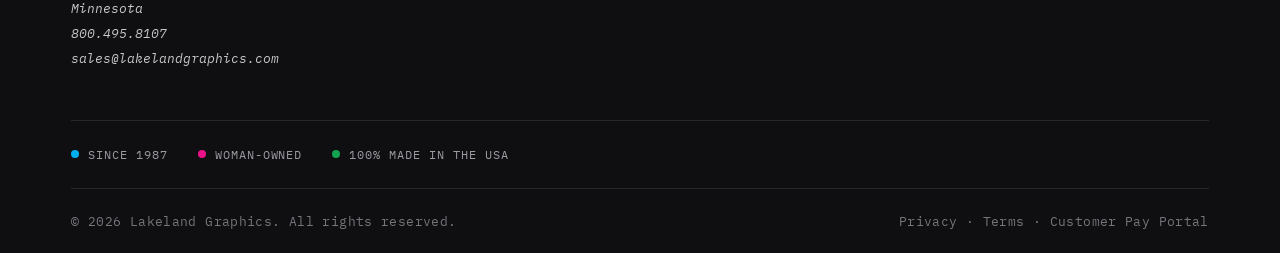
<file: faq.html>
<!DOCTYPE html>
<html lang="en">
<head>
<meta charset="UTF-8">
<meta name="viewport" content="width=device-width, initial-scale=1.0">
<title>FAQ — Lakeland Graphics</title>
<link rel="icon" type="image/svg+xml" href="assets/favicon.svg">
<link rel="stylesheet" href="assets/styles.css">
<link rel="stylesheet" href="assets/pages.css">
<meta name="description" content="Lead times, durability, materials, design help, and minimums — answers to the most common questions about ordering custom graphics from Lakeland Graphics.">
<link rel="canonical" href="https://lakelandgraphics.com/faq.html">
<meta property="og:type" content="website">
<meta property="og:site_name" content="Lakeland Graphics">
<meta property="og:title" content="FAQ — Lakeland Graphics">
<meta property="og:description" content="Lead times, durability, materials, design help, and minimums — answers to the most common questions about ordering custom graphics from Lakeland Graphics.">
<meta property="og:url" content="https://lakelandgraphics.com/faq.html">
<meta property="og:image" content="https://lakelandgraphics.com/assets/hero-print.jpg">
<meta name="twitter:card" content="summary_large_image">
<meta name="twitter:title" content="FAQ — Lakeland Graphics">
<meta name="twitter:description" content="Lead times, durability, materials, design help, and minimums — answers to the most common questions about ordering custom graphics from Lakeland Graphics.">
<meta name="twitter:image" content="https://lakelandgraphics.com/assets/hero-print.jpg">
<script>(function(){var d=document.documentElement;d.className+=' js';d.setAttribute('data-accent','cyan');})();</script>
<script type="application/ld+json">
{
  "@context": "https://schema.org",
  "@type": "FAQPage",
  "mainEntity": [
    {"@type":"Question","name":"What's your typical lead time?","acceptedAnswer":{"@type":"Answer","text":"Orders ship within 5–10 business days. In-stock items ship within 24 hours. Have a firm deadline? Let us know when requesting a quote."}},
    {"@type":"Question","name":"How long does shipping take?","acceptedAnswer":{"@type":"Answer","text":"Transit time depends on your location and the carrier — we'll let you know what to expect when your order is ready."}},
    {"@type":"Question","name":"How durable are your graphics, really?","acceptedAnswer":{"@type":"Answer","text":"Durability is the whole point here. Most overlays fade within a few years — the reds, oranges, and yellows go first. Ours hold their color years longer. Nearly four decades of printing for high-UV environments — fuel pumps, fleets, factory floors, storefronts — is exactly why. A graphic should look as good on year five as it did on day one, and ours do."}},
    {"@type":"Question","name":"What materials do you print on?","acceptedAnswer":{"@type":"Answer","text":"We match the material to where the graphic lives — the surface it goes on, the wear it'll take, and how long it needs to last. That includes durable outdoor films, reflective and clear materials, and specialty options for demanding applications."}},
    {"@type":"Question","name":"Do you offer design help, or do I need to supply artwork?","acceptedAnswer":{"@type":"Answer","text":"We have an in-house design team that can create, adjust, or prepare your artwork for production. You're also welcome to provide your own print-ready files. Standard design support is included with most projects. If extensive custom design is needed, we'll review any additional cost with you before work begins."}},
    {"@type":"Question","name":"Is there a minimum order?","acceptedAnswer":{"@type":"Answer","text":"No formal minimum. Short runs are a specialty of ours — a single replacement overlay is just as welcome as a full fleet rollout. If it's printable and it has to last, we'll quote it."}},
    {"@type":"Question","name":"Do you work with customers outside the petroleum industry?","acceptedAnswer":{"@type":"Answer","text":"Absolutely. Petroleum and convenience stores are where we earned our reputation, but that same durability now shows up on fleets, factory floors, retail interiors, and municipal and government signage. If it has to look right and last long, it's in our wheelhouse."}}
  ]
}
</script>
</head>
<body data-page="faq">

<!-- ============ HEADER ============ -->
<header class="header">
  <div class="wrap header__bar">
    <a class="logo logo--sm" href="index.html" aria-label="Lakeland Graphics home"><img class="logo__img" src="assets/logo.svg" alt="Lakeland Graphics" width="1354" height="529" decoding="async"></a>
    <nav class="nav">
      <a href="about.html">About</a>
      <a href="process.html">Process</a>
      <a href="index.html#work">What We Do</a>
      <a href="industries.html">Industries</a>
      <a href="faq.html" class="is-active">FAQ</a>
      <a href="contact.html">Contact</a>
    </nav>
    <div class="header__cta">
      <a class="btn btn--primary" href="quote.html">Request a Quote</a>
      <button class="menu-btn" id="menuBtn" aria-label="Open menu">
        <svg viewBox="0 0 24 24" fill="none" stroke="currentColor" stroke-width="2"><path d="M3 6h18M3 12h18M3 18h18"/></svg>
      </button>
    </div>
  </div>
  <nav class="mobile-nav" id="mobileNav">
    <a href="about.html">About</a>
    <a href="process.html">Process</a>
    <a href="index.html#work">What We Do</a>
    <a href="industries.html">Industries</a>
    <a href="faq.html">FAQ</a>
    <a href="contact.html">Contact</a>
    <a class="btn btn--primary btn--lg" href="quote.html">Request a Quote</a>
  </nav>
</header>

<main>

<section class="section wrap">
  <div class="faq-grid">

    <!-- ASIDE -->
    <div class="faq-aside">
      <p class="eyebrow reveal editable">Common questions</p>
      <h1 class="h2 reveal editable">The answers most<br>people want first.</h1>
      <p class="lead reveal d1 editable">New to ordering custom graphics? Start here. If your question isn't covered, a quick call or email gets you a real answer fast.</p>
      <div class="faq-aside__cta reveal d2">
        <a class="btn btn--primary btn--lg" href="quote.html">Request a Quote
          <svg viewBox="0 0 24 24" fill="none" stroke="currentColor" stroke-width="2.2"><path d="M5 12h14M13 6l6 6-6 6"/></svg>
        </a>
        <span class="faq-aside__phone">Or call &nbsp;·&nbsp; <b>800.495.8107</b></span>
      </div>
    </div>

    <!-- LIST -->
    <div class="faq-list reveal d1" id="faqList">

      <div class="faq-item open">
        <button class="faq-q" type="button"><span class="editable">What's your typical lead time?</span><span class="faq-sign"></span></button>
        <div class="faq-a"><div class="faq-a__inner">
          <p class="editable">Orders ship within <b>5–10 business days</b>. In-stock items ship within 24 hours.</p>
          <p class="editable">Have a firm deadline? Let us know when requesting a quote.</p>
        </div></div>
      </div>

      <div class="faq-item">
        <button class="faq-q" type="button"><span class="editable">How long does shipping take?</span><span class="faq-sign"></span></button>
        <div class="faq-a"><div class="faq-a__inner">
          <p class="editable">Transit time depends on your location and the carrier — we'll let you know what to expect when your order is ready.</p>
        </div></div>
      </div>

      <div class="faq-item">
        <button class="faq-q" type="button"><span class="editable">How durable are your graphics, really?</span><span class="faq-sign"></span></button>
        <div class="faq-a"><div class="faq-a__inner">
          <p class="editable">Durability is the whole point here. Most overlays fade within a few years — the <b>reds, oranges, and yellows go first</b>. Ours hold their color years longer.</p>
          <p class="editable">Nearly four decades of printing for high-UV environments — fuel pumps, fleets, factory floors, storefronts — is exactly why. A graphic should look as good on year five as it did on day one, and ours do.</p>
        </div></div>
      </div>

      <div class="faq-item">
        <button class="faq-q" type="button"><span class="editable">What materials do you print on?</span><span class="faq-sign"></span></button>
        <div class="faq-a"><div class="faq-a__inner">
          <p class="editable">We <b>match the material to where the graphic lives</b> — the surface it goes on, the wear it'll take, and how long it needs to last. That includes durable outdoor films, reflective and clear materials, and specialty options for demanding applications.</p>
          <p class="editable">Tell us about your project and we'll recommend the right build. Getting that call right is a big part of why our work holds up.</p>
        </div></div>
      </div>

      <div class="faq-item">
        <button class="faq-q" type="button"><span class="editable">Do you offer design help, or do I need to supply artwork?</span><span class="faq-sign"></span></button>
        <div class="faq-a"><div class="faq-a__inner">
          <p class="editable">We have an <b>in-house design team</b> that can create, adjust, or prepare your artwork for production. You're also welcome to provide your own print-ready files.</p>
          <p class="editable">Standard design support is included with most projects. If extensive custom design is needed, we'll review any additional cost with you before work begins.</p>
        </div></div>
      </div>

      <div class="faq-item">
        <button class="faq-q" type="button"><span class="editable">Is there a minimum order?</span><span class="faq-sign"></span></button>
        <div class="faq-a"><div class="faq-a__inner">
          <p class="editable">No formal minimum. <b>Short runs are a specialty of ours</b> — a single replacement overlay is just as welcome as a full fleet rollout. If it's printable and it has to last, we'll quote it.</p>
        </div></div>
      </div>

      <div class="faq-item">
        <button class="faq-q" type="button"><span class="editable">Do you work with customers outside the petroleum industry?</span><span class="faq-sign"></span></button>
        <div class="faq-a"><div class="faq-a__inner">
          <p class="editable">Absolutely. Petroleum and convenience stores are where we earned our reputation, but that same durability now shows up on <b>fleets, factory floors, retail interiors, and municipal and government signage</b>.</p>
          <p class="editable">If it has to look right and last long, it's in our wheelhouse.</p>
        </div></div>
      </div>

    </div>
  </div>
</section>

<!-- ============ MID CTA BAND ============ -->
<section class="ctaband">
  <div class="halftone"></div>
  <div class="wrap ctaband__inner">
    <div class="reveal">
      <p class="eyebrow eyebrow--plain editable" style="color:rgba(255,255,255,.8)">Still have a question?</p>
      <h2 class="h2 editable" style="margin-top:12px">Ask us directly.</h2>
      <p class="body editable">Send a photo and a few details, and we'll get you a quote and a straight answer the same or next business day.</p>
    </div>
    <div class="ctaband__act reveal d1">
      <a class="btn btn--primary btn--lg" href="quote.html">Request a Quote
        <svg viewBox="0 0 24 24" fill="none" stroke="currentColor" stroke-width="2.2"><path d="M5 12h14M13 6l6 6-6 6"/></svg>
      </a>
      <span class="ctaband__phone">Or call us &nbsp;·&nbsp; <b>800.495.8107</b></span>
    </div>
  </div>
</section>

</main>

<!-- ============ FOOTER ============ -->
<footer class="footer">
  <div class="wrap">
    <div class="footer__top">
      <div class="footer__brand">
        <a class="logo" href="index.html" aria-label="Lakeland Graphics home"><img class="logo__img" src="assets/logo-white.svg" alt="Lakeland Graphics" width="1354" height="529" decoding="async" loading="lazy"></a>
        <p class="body">Durable graphics since 1987. Custom decals, overlays, and labels built to outlast the environments they live in.</p>
        <address class="footer__contact">
          9444 Deerwood Lane N, Maple Grove, Minnesota<br>
          <a href="tel:8004958107">800.495.8107</a><br>
          <a href="mailto:sales@lakelandgraphics.com">sales@lakelandgraphics.com</a>
        </address>
      </div>
      <div>
        <h5>What we print</h5>
        <div class="footer__links">
          <a href="fuel.html">Fuel &amp; C-Store Graphics</a>
          <a href="decals.html">Custom Decals &amp; Labels</a>
          <a href="fleet.html">Fleet &amp; Environmental</a>
          <a href="specialty.html">Custom &amp; Specialty</a>
          <a href="assets/lakeland-graphics-2026-catalog.pdf" target="_blank" rel="noopener">2026 Parts Catalog (PDF)</a>
        </div>
      </div>
      <div>
        <h5>Industries</h5>
        <div class="footer__links">
          <a href="industries.html#petroleum">Petroleum &amp; Retail</a>
          <a href="industries.html#industrial">Industrial &amp; Mfg.</a>
          <a href="industries.html#fleet">Fleet &amp; Transport</a>
          <a href="industries.html#government">Government / Municipal</a>
        </div>
      </div>
      <div>
        <h5>Company</h5>
        <div class="footer__links">
          <a href="about.html">About</a>
          <a href="process.html">Our Process</a>
          <a href="faq.html">FAQ</a>
          <a href="contact.html">Contact Us</a>
          <a href="quote.html">Request a Quote</a>
        </div>
      </div>
    </div>
    <div class="footer__values">
      <span class="v">Since 1987</span>
      <span class="v">Woman-owned</span>
      <span class="v">100% Made in the USA</span>
    </div>
    <div class="footer__bottom">
      <span>© 2026 Lakeland Graphics. All rights reserved.</span>
      <span><a href="privacy.html">Privacy</a> · <a href="terms.html">Terms</a> · <a href="https://connect.ebizcharge.net/lakelandgraphics" target="_blank" rel="noopener">Customer Pay Portal</a></span>
    </div>
  </div>
</footer>

<script>
  (function(){
    var list=document.getElementById('faqList');
    if(!list)return;
    list.addEventListener('click',function(e){
      var btn=e.target.closest('.faq-q');
      if(!btn)return;
      var item=btn.parentElement;
      var isOpen=item.classList.contains('open');
      list.querySelectorAll('.faq-item.open').forEach(function(o){o.classList.remove('open');});
      if(!isOpen)item.classList.add('open');
    });
  })();
</script>
<script src="assets/site.js"></script>
</body>
</html>
</file>
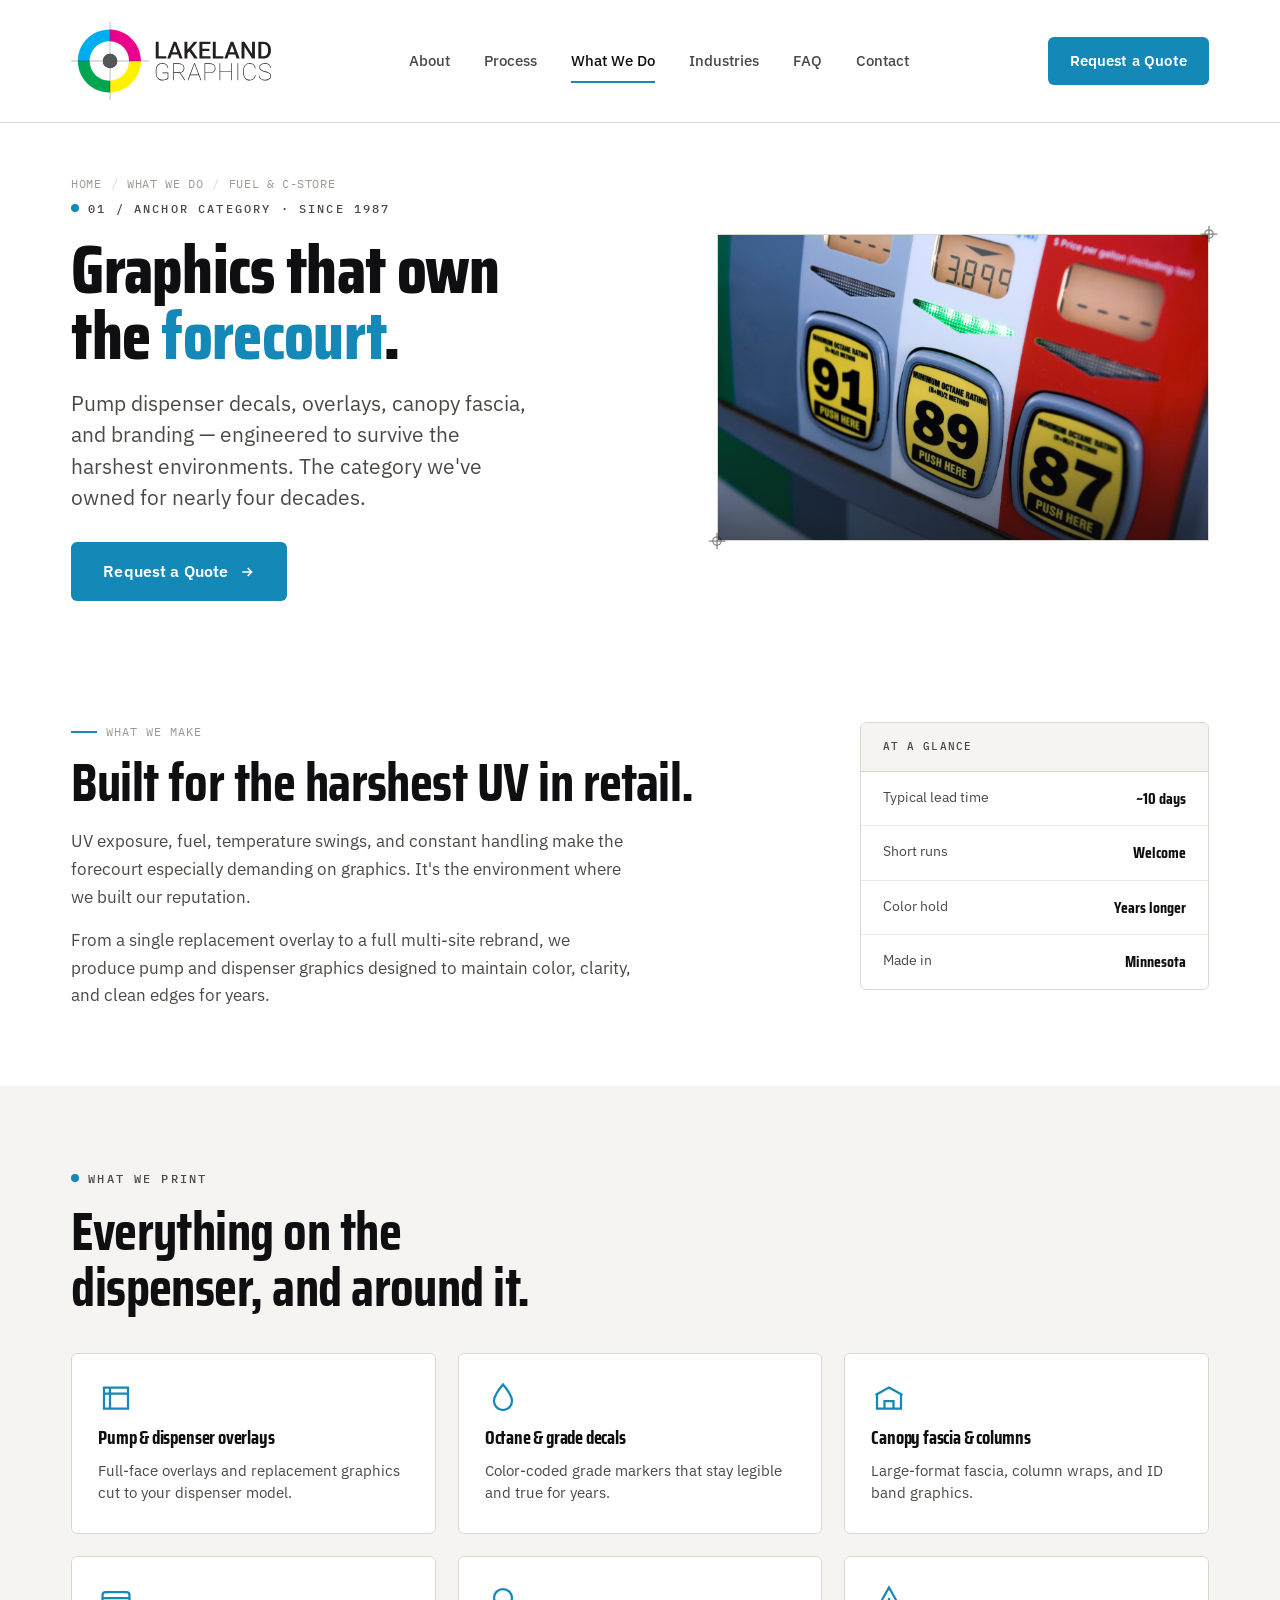
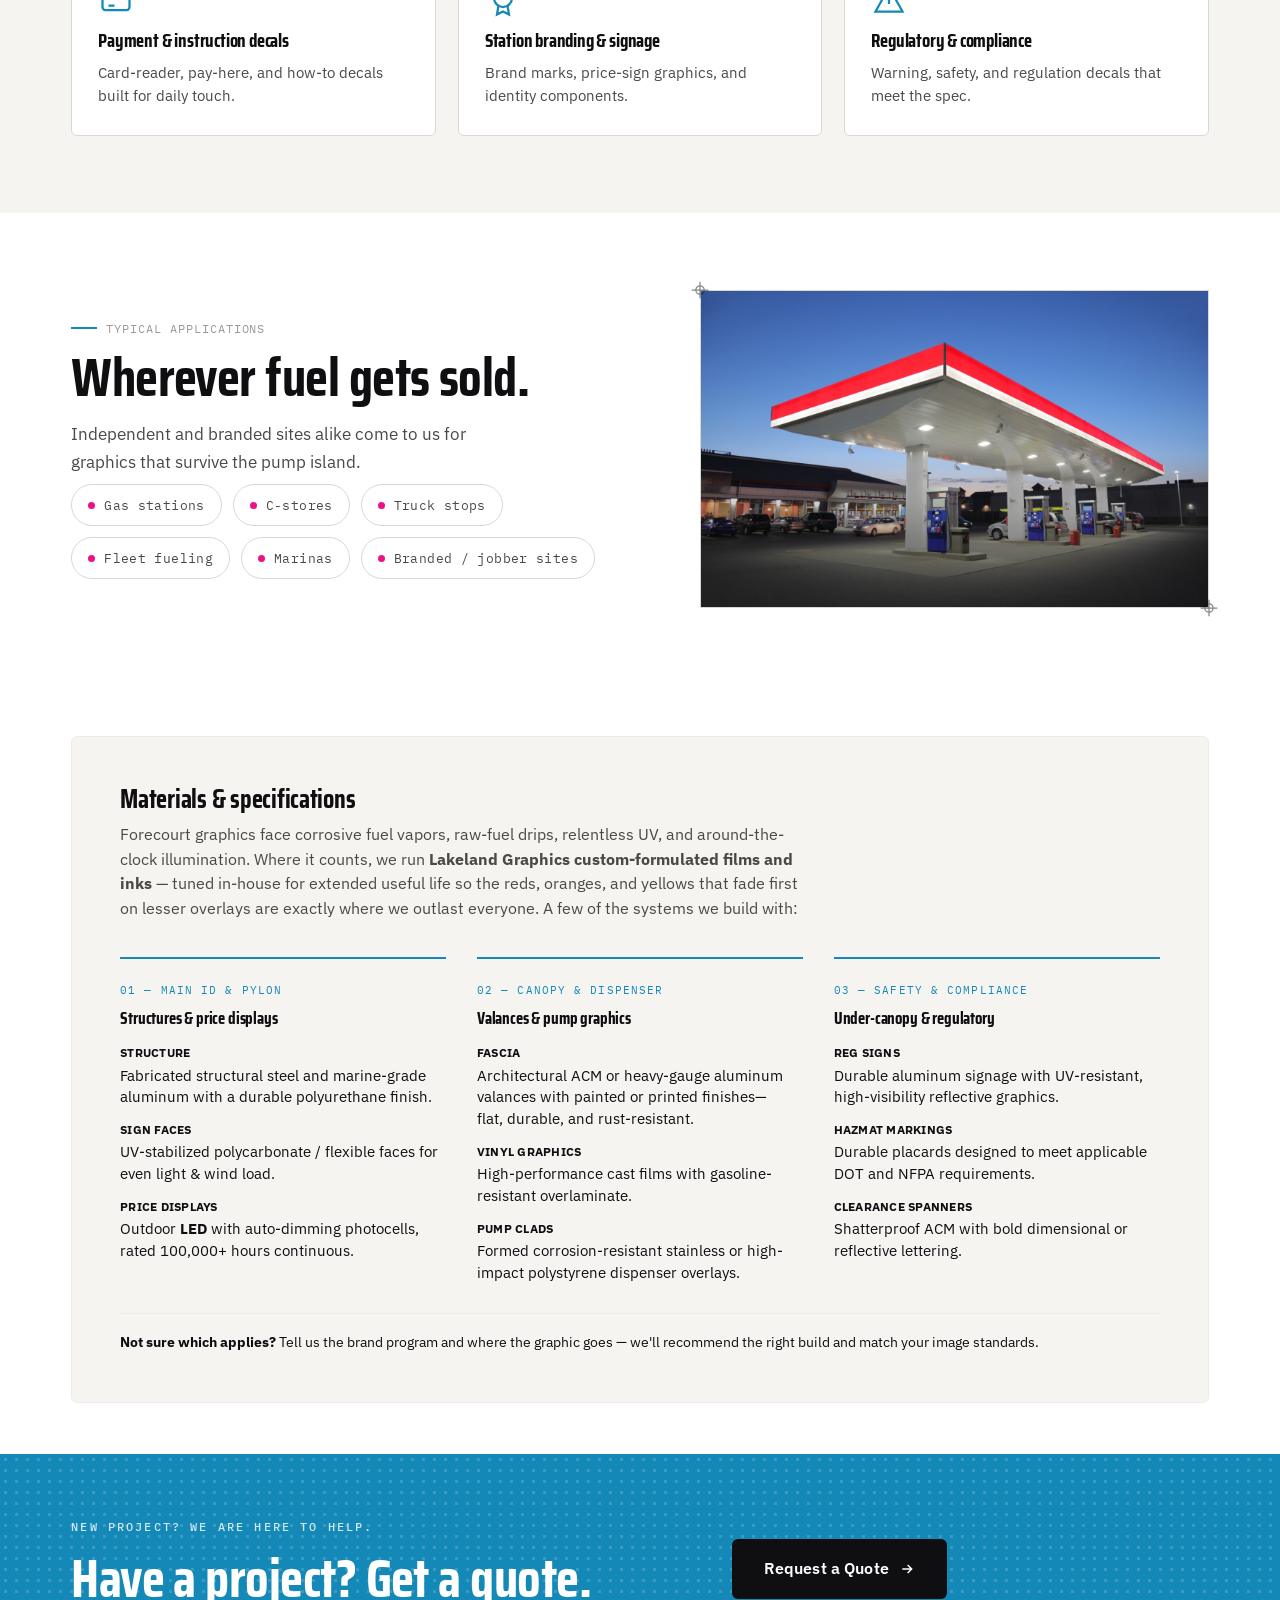
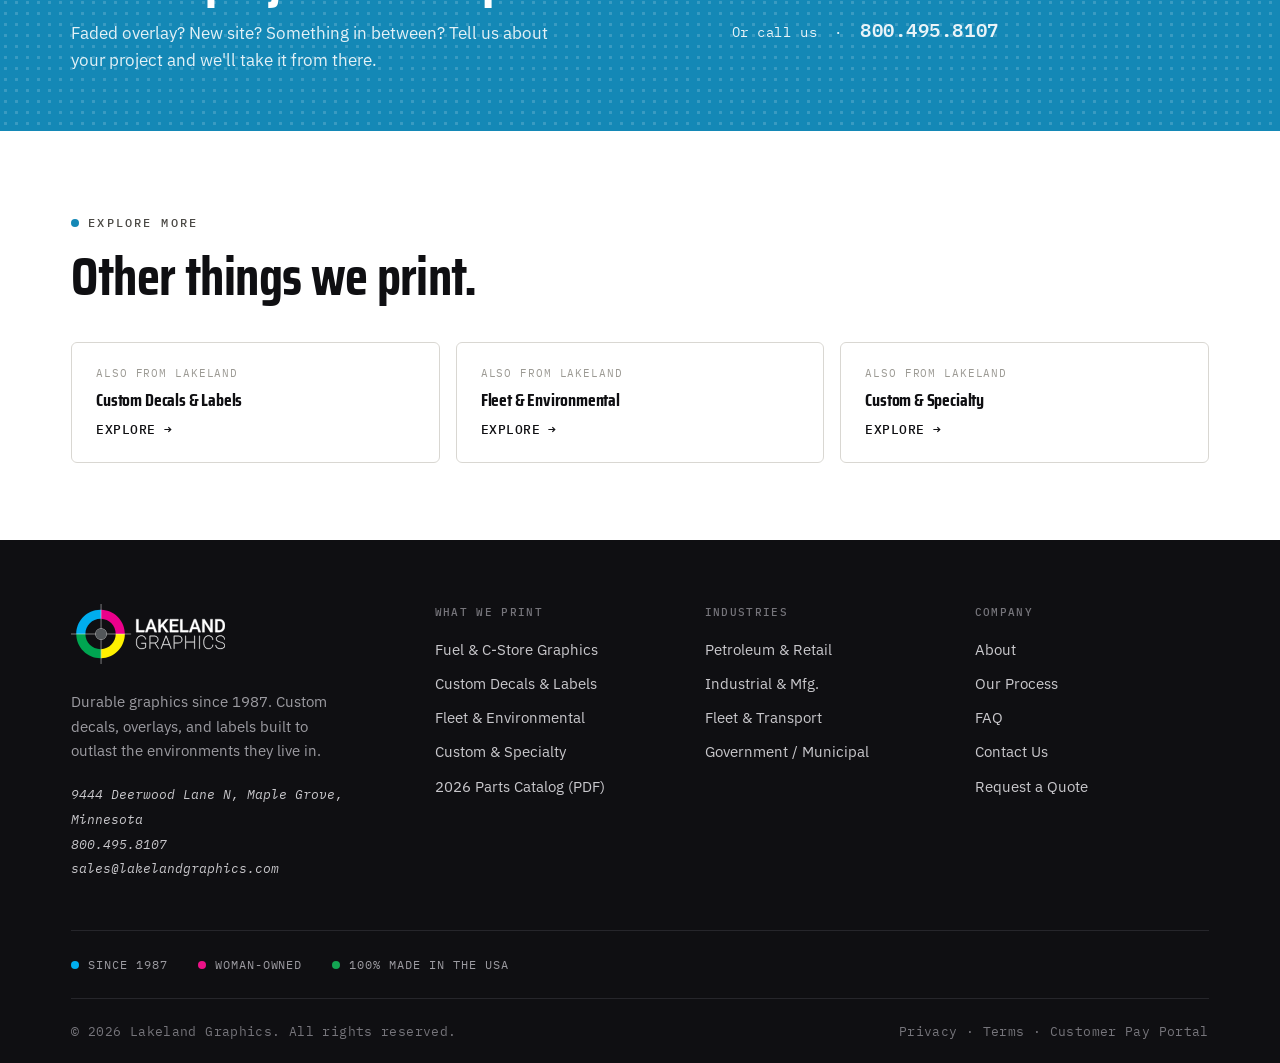
<file: fuel.html>
<!DOCTYPE html>
<html lang="en">
<head>
<meta charset="UTF-8" />
<meta name="viewport" content="width=device-width, initial-scale=1.0" />
<title>Fuel & Convenience Store Graphics — Lakeland Graphics</title>
<link rel="icon" type="image/svg+xml" href="assets/favicon.svg" />
<link rel="stylesheet" href="assets/styles.css" />
<link rel="stylesheet" href="assets/pages.css" />
<link rel="stylesheet" href="assets/catalog.css" />
<meta name="description" content="Pump overlays, dispenser graphics, canopy fascia, and station branding engineered to survive retail's harshest UV. Fuel and c-store graphics since 1987." />
<link rel="canonical" href="https://lakelandgraphics.com/fuel.html" />
<meta property="og:type" content="website" />
<meta property="og:site_name" content="Lakeland Graphics" />
<meta property="og:title" content="Fuel &amp; Convenience Store Graphics — Lakeland Graphics" />
<meta property="og:description" content="Pump overlays, dispenser graphics, canopy fascia, and station branding engineered to survive retail's harshest UV. Fuel and c-store graphics since 1987." />
<meta property="og:url" content="https://lakelandgraphics.com/fuel.html" />
<meta property="og:image" content="https://lakelandgraphics.com/assets/fuel-graphics.jpg" />
<meta name="twitter:card" content="summary_large_image" />
<meta name="twitter:title" content="Fuel &amp; Convenience Store Graphics — Lakeland Graphics" />
<meta name="twitter:description" content="Pump overlays, dispenser graphics, canopy fascia, and station branding engineered to survive retail's harshest UV. Fuel and c-store graphics since 1987." />
<meta name="twitter:image" content="https://lakelandgraphics.com/assets/fuel-graphics.jpg" />
<script>(function(){var e=document.documentElement;e.className+=' js';e.setAttribute('data-accent','cyan');})();</script>
<script type="application/ld+json">
{"@context":"https://schema.org","@type":"Service","serviceType":"Fuel & Convenience Store Graphics","provider":{"@type":"LocalBusiness","name":"Lakeland Graphics","@id":"https://lakelandgraphics.com/#business"},"areaServed":"US","description":"Pump overlays, dispenser graphics, canopy fascia, and station branding engineered to survive the harshest UV in retail."}
</script>
<script type="application/ld+json">
{"@context": "https://schema.org", "@type": "BreadcrumbList", "itemListElement": [{"@type": "ListItem", "position": 1, "name": "Home", "item": "https://lakelandgraphics.com/"}, {"@type": "ListItem", "position": 2, "name": "What We Do", "item": "https://lakelandgraphics.com/#work"}, {"@type": "ListItem", "position": 3, "name": "Fuel & C-Store", "item": "https://lakelandgraphics.com/fuel.html"}]}
</script>
</head>
<body data-page="product">

<header class="header">
  <div class="wrap header__bar">
    <a class="logo logo--sm" href="index.html" aria-label="Lakeland Graphics home"><img class="logo__img" src="assets/logo.svg" alt="Lakeland Graphics" width="1354" height="529" decoding="async" /></a>
    <nav class="nav">
      <a href="about.html">About</a>
      <a href="process.html">Process</a>
      <a href="index.html#work" class="is-active">What We Do</a>
      <a href="industries.html">Industries</a>
      <a href="faq.html">FAQ</a>
      <a href="contact.html">Contact</a>
    </nav>
    <div class="header__cta">
      <a class="btn btn--primary" href="quote.html">Request a Quote</a>
      <button class="menu-btn" id="menuBtn" aria-label="Open menu">
        <svg viewbox="0 0 24 24" fill="none" stroke="currentColor" stroke-width="2"><path d="M3 6h18M3 12h18M3 18h18" /></svg>
      </button>
    </div>
  </div>
  <nav class="mobile-nav" id="mobileNav">
    <a href="about.html">About</a>
    <a href="process.html">Process</a>
    <a href="index.html#work">What We Do</a>
    <a href="industries.html">Industries</a>
    <a href="faq.html">FAQ</a>
    <a href="contact.html">Contact</a>
    <a class="btn btn--primary btn--lg" href="quote.html">Request a Quote</a>
  </nav>
</header>

<main style="--pc:var(--lg-magenta)" data-screen-label="Fuel & C-Store">

<section class="phero cat-hero wrap">
  <div class="phero__grid">
    <div>
      <nav class="crumbs reveal"><a href="index.html">Home</a><span>/</span><a href="index.html#work">What We Do</a><span>/</span>Fuel & C-Store</nav>
      <span class="cat-bar reveal d1" style="margin-top:20px"></span>
      <p class="eyebrow reveal d1 editable">01 / Anchor category · since 1987</p>
      <h1 class="h1 reveal d1 editable">Graphics that own the <strong>forecourt</strong>.</h1>
      <p class="lead reveal d2 editable">
        Pump dispenser decals, overlays, canopy fascia, and branding — engineered to survive the harshest environments. The category we've owned for nearly four decades.
      </p>
      <div class="hero__cta reveal d3" style="margin-top:28px">
        <a class="btn btn--primary btn--lg" href="quote.html">Request a Quote
          <svg viewbox="0 0 24 24" fill="none" stroke="currentColor" stroke-width="2.2"><path d="M5 12h14M13 6l6 6-6 6" /></svg>
        </a>
      </div>
    </div>
    <div class="phero__visual reveal d2">
      <div class="regframe" style="height:100%">
        <span class="reg tr"><svg viewbox="0 0 24 24" fill="none" stroke="currentColor" stroke-width="1.5"><path d="M12 2v20M2 12h20" /><circle cx="12" cy="12" r="5" /></svg></span><span class="reg bl"><svg viewbox="0 0 24 24" fill="none" stroke="currentColor" stroke-width="1.5"><path d="M12 2v20M2 12h20" /><circle cx="12" cy="12" r="5" /></svg></span>
        <div class="shot shot--ratio169 shot--photo" style="height:100%"><img class="editable" src="assets/fuel-graphics.jpg" alt="Fuel dispenser with octane rating decals" width="1400" height="931" decoding="async" fetchpriority="high" /></div>
      </div>
    </div>
  </div>
</section>

<section class="section cat-overview">
  <div class="wrap">
    <div class="cat-overview__grid">
      <div class="reveal">
        <p class="secmark editable">What we make</p>
        <h2 class="h2 editable">Built for the harshest UV in retail.</h2>
        <div class="prose">
          <p class="editable">UV exposure, fuel, temperature swings, and constant handling make the forecourt especially demanding on graphics. It's the environment where we built our reputation.</p>
          <p class="editable">From a single replacement overlay to a full multi-site rebrand, we produce pump and dispenser graphics designed to maintain color, clarity, and clean edges for years.</p>
        </div>
      </div>
      <div class="glance reveal d1">
        <h4 class="editable">At a glance</h4>
        <dl>
          <div class="row"><dt class="editable">Typical lead time</dt><dd class="editable">~10 days</dd></div>
          <div class="row"><dt class="editable">Short runs</dt><dd class="editable">Welcome</dd></div>
          <div class="row"><dt class="editable">Color hold</dt><dd class="editable">Years longer</dd></div>
          <div class="row"><dt class="editable">Made in</dt><dd class="editable">Minnesota</dd></div>
        </dl>
      </div>
    </div>
  </div>
</section>

<section class="section band-gray">
  <div class="wrap">
    <div class="shead reveal"><p class="eyebrow editable">
  What we print
</p><h2 class="h2 editable">Everything on the dispenser, and around it.</h2></div>
    <div class="ptypes">
        <div class="ptype reveal"><svg class="ptype__ico" viewbox="0 0 24 24" fill="none" stroke="currentColor" stroke-width="1.5"><path d="M4 5h16v14H4z" /><path d="M4 9h16M8 5v14" /></svg><h4 class="editable">Pump & dispenser overlays</h4><p class="editable">Full-face overlays and replacement graphics cut to your dispenser model.</p></div>
        <div class="ptype reveal"><svg class="ptype__ico" viewbox="0 0 24 24" fill="none" stroke="currentColor" stroke-width="1.5"><path d="M12 3s6 7 6 11a6 6 0 0 1-12 0c0-4 6-11 6-11z" /></svg><h4 class="editable">Octane & grade decals</h4><p class="editable">Color-coded grade markers that stay legible and true for years.</p></div>
        <div class="ptype reveal"><svg class="ptype__ico" viewbox="0 0 24 24" fill="none" stroke="currentColor" stroke-width="1.5"><path d="M3 10l9-5 9 5M4 10v9h16v-9M9 19v-5h6v5" /></svg><h4 class="editable">Canopy fascia & columns</h4><p class="editable">Large-format fascia, column wraps, and ID band graphics.</p></div>
        <div class="ptype reveal"><svg class="ptype__ico" viewbox="0 0 24 24" fill="none" stroke="currentColor" stroke-width="1.5"><rect x="3" y="6" width="18" height="12" rx="2" /><path d="M3 10h18M7 15h4" /></svg><h4 class="editable">Payment & instruction decals</h4><p class="editable">Card-reader, pay-here, and how-to decals built for daily touch.</p></div>
        <div class="ptype reveal"><svg class="ptype__ico" viewbox="0 0 24 24" fill="none" stroke="currentColor" stroke-width="1.5"><circle cx="12" cy="10" r="6" /><path d="M9 15l-1 6 4-2 4 2-1-6" /></svg><h4 class="editable">Station branding & signage</h4><p class="editable">Brand marks, price-sign graphics, and identity components.</p></div>
        <div class="ptype reveal"><svg class="ptype__ico" viewbox="0 0 24 24" fill="none" stroke="currentColor" stroke-width="1.5"><path d="M12 3l9 16H3z" /><path d="M12 10v4M12 17h.01" /></svg><h4 class="editable">Regulatory & compliance</h4><p class="editable">Warning, safety, and regulation decals that meet the spec.</p></div>
    </div>
  </div>
</section>

<section class="section">
  <div class="wrap">
    <div class="apps-grid">
      <div class="reveal">
        <p class="secmark editable">Typical applications</p>
        <h2 class="h2 editable" style="margin-top:12px">Wherever fuel gets sold.</h2>
        <p class="body editable" style="margin-top:16px;max-width:460px">
          Independent and branded sites alike come to us for graphics that survive the pump island.
        </p>
        <div class="applist">
        <span class="app">Gas stations</span>
        <span class="app">C-stores</span>
        <span class="app">Truck stops</span>
        <span class="app">Fleet fueling</span>
        <span class="app">Marinas</span>
        <span class="app">Branded / jobber sites</span>
        </div>
      </div>
      <div class="reveal d1">
        <div class="regframe" style="height:100%">
          <span class="reg tl"><svg viewbox="0 0 24 24" fill="none" stroke="currentColor" stroke-width="1.5"><path d="M12 2v20M2 12h20" /><circle cx="12" cy="12" r="5" /></svg></span><span class="reg br"><svg viewbox="0 0 24 24" fill="none" stroke="currentColor" stroke-width="1.5"><path d="M12 2v20M2 12h20" /><circle cx="12" cy="12" r="5" /></svg></span>
          <div class="shot shot--ratio169 shot--photo" style="height:100%"><img class="editable" src="assets/forecourt-canopy.jpg" alt="Illuminated fuel station forecourt and canopy fascia at dusk" width="1400" height="939" decoding="async" loading="lazy" /></div>
        </div>
      </div>
    </div>
  </div>
</section>

<style>
.specsheet{border:1.5px solid var(--wg200);border-radius:var(--radius);background:var(--wg100);padding:clamp(28px,4vw,48px);}
.specsheet__head{max-width:680px;margin-bottom:clamp(24px,3vw,36px);}
.specsheet__head h3{font-size:clamp(22px,2.4vw,26px);color:var(--ink);margin-bottom:10px;}
.specsheet__head p{font-size:15.5px;color:var(--wg700);line-height:1.6;}
.speccols{display:grid;grid-template-columns:repeat(3,1fr);gap:clamp(20px,2.4vw,32px);}
.speccard{border-top:2px solid var(--accent);padding-top:16px;}
.speccard__k{font-family:var(--mono);font-size:11px;letter-spacing:.1em;text-transform:uppercase;color:var(--accent);}
.speccard h4{font-size:17px;color:var(--ink);margin:6px 0 14px;line-height:1.25;}
.speclist{display:flex;flex-direction:column;gap:12px;}
.speclist>div{display:grid;gap:2px;}
.speclist dt{font-size:12px;font-weight:700;letter-spacing:.02em;text-transform:uppercase;color:var(--wg600);}
.speclist dd{font-size:14.5px;color:var(--wg800);line-height:1.5;}
.speclist b,.speclist strong{color:var(--ink);font-weight:700;}
.specsheet__foot{margin-top:clamp(22px,2.6vw,30px);padding-top:18px;border-top:1px solid var(--wg200);font-size:13.5px;color:var(--wg600);line-height:1.6;}
@media (max-width:820px){.speccols{grid-template-columns:1fr;gap:28px;}}
</style>
<section class="section section--tight">
  <div class="wrap">
    <div class="specsheet reveal">
      <div class="specsheet__head">
        <h3 class="editable">Materials &amp; specifications</h3>
        <p class="editable">Forecourt graphics face corrosive fuel vapors, raw-fuel drips, relentless UV, and around-the-clock illumination. Where it counts, we run <b>Lakeland Graphics custom-formulated films and inks</b> — tuned in-house for extended useful life so the reds, oranges, and yellows that fade first on lesser overlays are exactly where we outlast everyone. A few of the systems we build with:</p>
      </div>
      <div class="speccols">
        <div class="speccard">
          <span class="speccard__k editable">01 — Main ID &amp; pylon</span>
          <h4 class="editable">Structures &amp; price displays</h4>
          <dl class="speclist">
            <div><dt class="editable">Structure</dt><dd class="editable">
  Fabricated structural steel and marine-grade aluminum with a durable polyurethane finish.
</dd></div>
            <div><dt class="editable">Sign faces</dt><dd class="editable">
  UV-stabilized polycarbonate / flexible faces for even light &amp; wind load.
</dd></div>
            <div><dt class="editable">Price displays</dt><dd class="editable">
  Outdoor <strong>LED</strong> with auto-dimming photocells, <br />rated 100,000+ hours continuous.
</dd></div>
          </dl>
        </div>
        <div class="speccard">
          <span class="speccard__k editable">02 — Canopy &amp; dispenser</span>
          <h4 class="editable">Valances &amp; pump graphics</h4>
          <dl class="speclist">
            <div><dt class="editable">Fascia</dt><dd class="editable">
  Architectural ACM or heavy-gauge aluminum valances with painted or printed finishes—<br />flat, durable, and rust-resistant.
</dd></div>
            <div><dt class="editable">Vinyl graphics</dt><dd class="editable">
  High-performance cast films with gasoline-resistant overlaminate.
</dd></div>
            <div><dt class="editable">Pump clads</dt><dd class="editable">
  Formed corrosion-resistant stainless or high-impact polystyrene dispenser overlays.
</dd></div>
          </dl>
        </div>
        <div class="speccard">
          <span class="speccard__k editable">03 — Safety &amp; compliance</span>
          <h4 class="editable">Under-canopy &amp; regulatory</h4>
          <dl class="speclist">
            <div><dt class="editable">Reg signs</dt><dd class="editable">
  Durable aluminum signage with UV-resistant, high-visibility reflective graphics.
</dd></div>
            <div><dt class="editable">Hazmat markings</dt><dd class="editable">
  Durable placards designed to meet applicable DOT and NFPA requirements.
</dd></div>
            <div><dt class="editable">Clearance spanners</dt><dd class="editable">
  Shatterproof ACM with bold dimensional or reflective lettering.
</dd></div>
          </dl>
        </div>
      </div>
      <p class="specsheet__foot editable">
        <strong>Not sure which applies?</strong> Tell us the brand program and where the graphic goes — we'll recommend the right build and match your image standards.
      </p>
    </div>
  </div>
</section>

<section class="ctaband">
  <div class="halftone"></div>
  <div class="wrap ctaband__inner">
    <div class="reveal">
      <p class="eyebrow eyebrow--plain editable" style="color:rgba(255,255,255,.8)">
        NEW PROJECT? We are here to help.
      </p>
      <h2 class="h2 editable" style="margin-top:12px">
        Have a project? Get a quote.
      </h2>
      <p class="body editable">
        Faded overlay? New site? Something in between? Tell us about your project and we'll take it from there.
      </p>
    </div>
    <div class="ctaband__act reveal d1">
      <a class="btn btn--primary btn--lg" href="quote.html">Request a Quote
        <svg viewbox="0 0 24 24" fill="none" stroke="currentColor" stroke-width="2.2"><path d="M5 12h14M13 6l6 6-6 6" /></svg>
      </a>
      <span class="ctaband__phone">Or call us &nbsp;·&nbsp; <b>800.495.8107</b></span>
    </div>
  </div>
</section>

<section class="section">
  <div class="wrap">
    <div class="shead reveal"><p class="eyebrow editable">Explore more</p><h2 class="h2 editable">Other things we print.</h2></div>
    <div class="siblings">
      <a class="sibling reveal" href="decals.html"><span class="k">Also from Lakeland</span><h4>Custom Decals & Labels</h4><span class="arrowlink">Explore <span class="arw">→</span></span></a>
      <a class="sibling reveal d1" href="fleet.html"><span class="k">Also from Lakeland</span><h4>Fleet & Environmental</h4><span class="arrowlink">Explore <span class="arw">→</span></span></a>
      <a class="sibling reveal d2" href="specialty.html"><span class="k">Also from Lakeland</span><h4>Custom & Specialty</h4><span class="arrowlink">Explore <span class="arw">→</span></span></a>
    </div>
  </div>
</section>

</main>

<footer class="footer">
  <div class="wrap">
    <div class="footer__top">
      <div class="footer__brand">
        <a class="logo" href="index.html" aria-label="Lakeland Graphics home"><img class="logo__img" src="assets/logo-white.svg" alt="Lakeland Graphics" width="1354" height="529" decoding="async" loading="lazy" /></a>
        <p class="body">Durable graphics since 1987. Custom decals, overlays, and labels built to outlast the environments they live in.</p>
        <address class="footer__contact">
          9444 Deerwood Lane N, Maple Grove, Minnesota<br />
          <a href="tel:8004958107">800.495.8107</a><br />
          <a href="mailto:sales@lakelandgraphics.com">sales@lakelandgraphics.com</a>
        </address>
      </div>
      <div><h5>What we print</h5><div class="footer__links">
          <a href="fuel.html">Fuel &amp; C-Store Graphics</a>
          <a href="decals.html">Custom Decals &amp; Labels</a>
          <a href="fleet.html">Fleet &amp; Environmental</a>
          <a href="specialty.html">Custom &amp; Specialty</a>
          <a href="assets/lakeland-graphics-2026-catalog.pdf" target="_blank" rel="noopener">2026 Parts Catalog (PDF)</a>
      </div></div>
      <div><h5>Industries</h5><div class="footer__links">
          <a href="industries.html#petroleum">Petroleum &amp; Retail</a>
          <a href="industries.html#industrial">Industrial &amp; Mfg.</a>
          <a href="industries.html#fleet">Fleet &amp; Transport</a>
          <a href="industries.html#government">Government / Municipal</a>
      </div></div>
      <div><h5>Company</h5><div class="footer__links">
          <a href="about.html">About</a>
          <a href="process.html">Our Process</a>
          <a href="faq.html">FAQ</a>
          <a href="contact.html">Contact Us</a>
          <a href="quote.html">Request a Quote</a>
      </div></div>
    </div>
    <div class="footer__values">
      <span class="v">Since 1987</span><span class="v">Woman-owned</span><span class="v">100% Made in the USA</span>
    </div>
    <div class="footer__bottom">
      <span>© 2026 Lakeland Graphics. All rights reserved.</span>
      <span><a href="privacy.html">Privacy</a> · <a href="terms.html">Terms</a> · <a href="https://connect.ebizcharge.net/lakelandgraphics" target="_blank" rel="noopener">Customer Pay Portal</a></span>
    </div>
  </div>
</footer>

<script src="assets/site.js"></script>
</body>
</html>
</file>
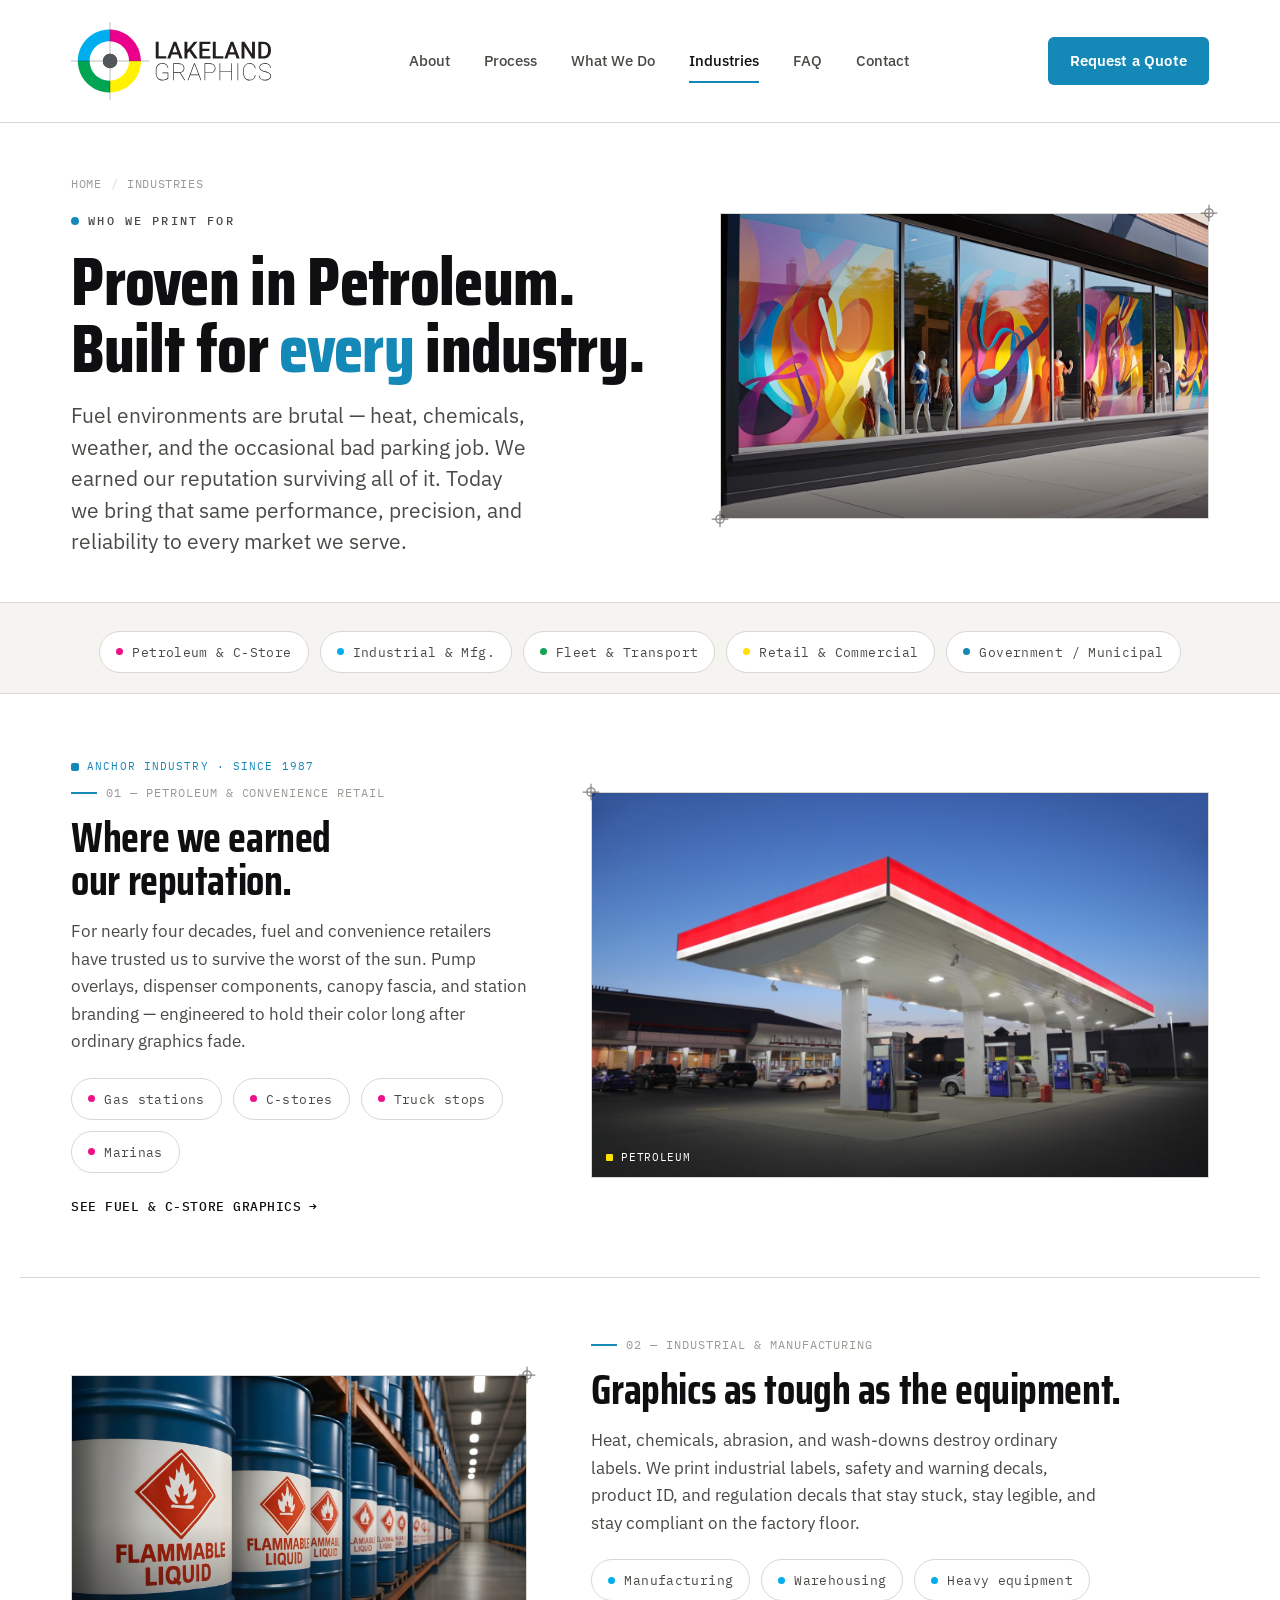
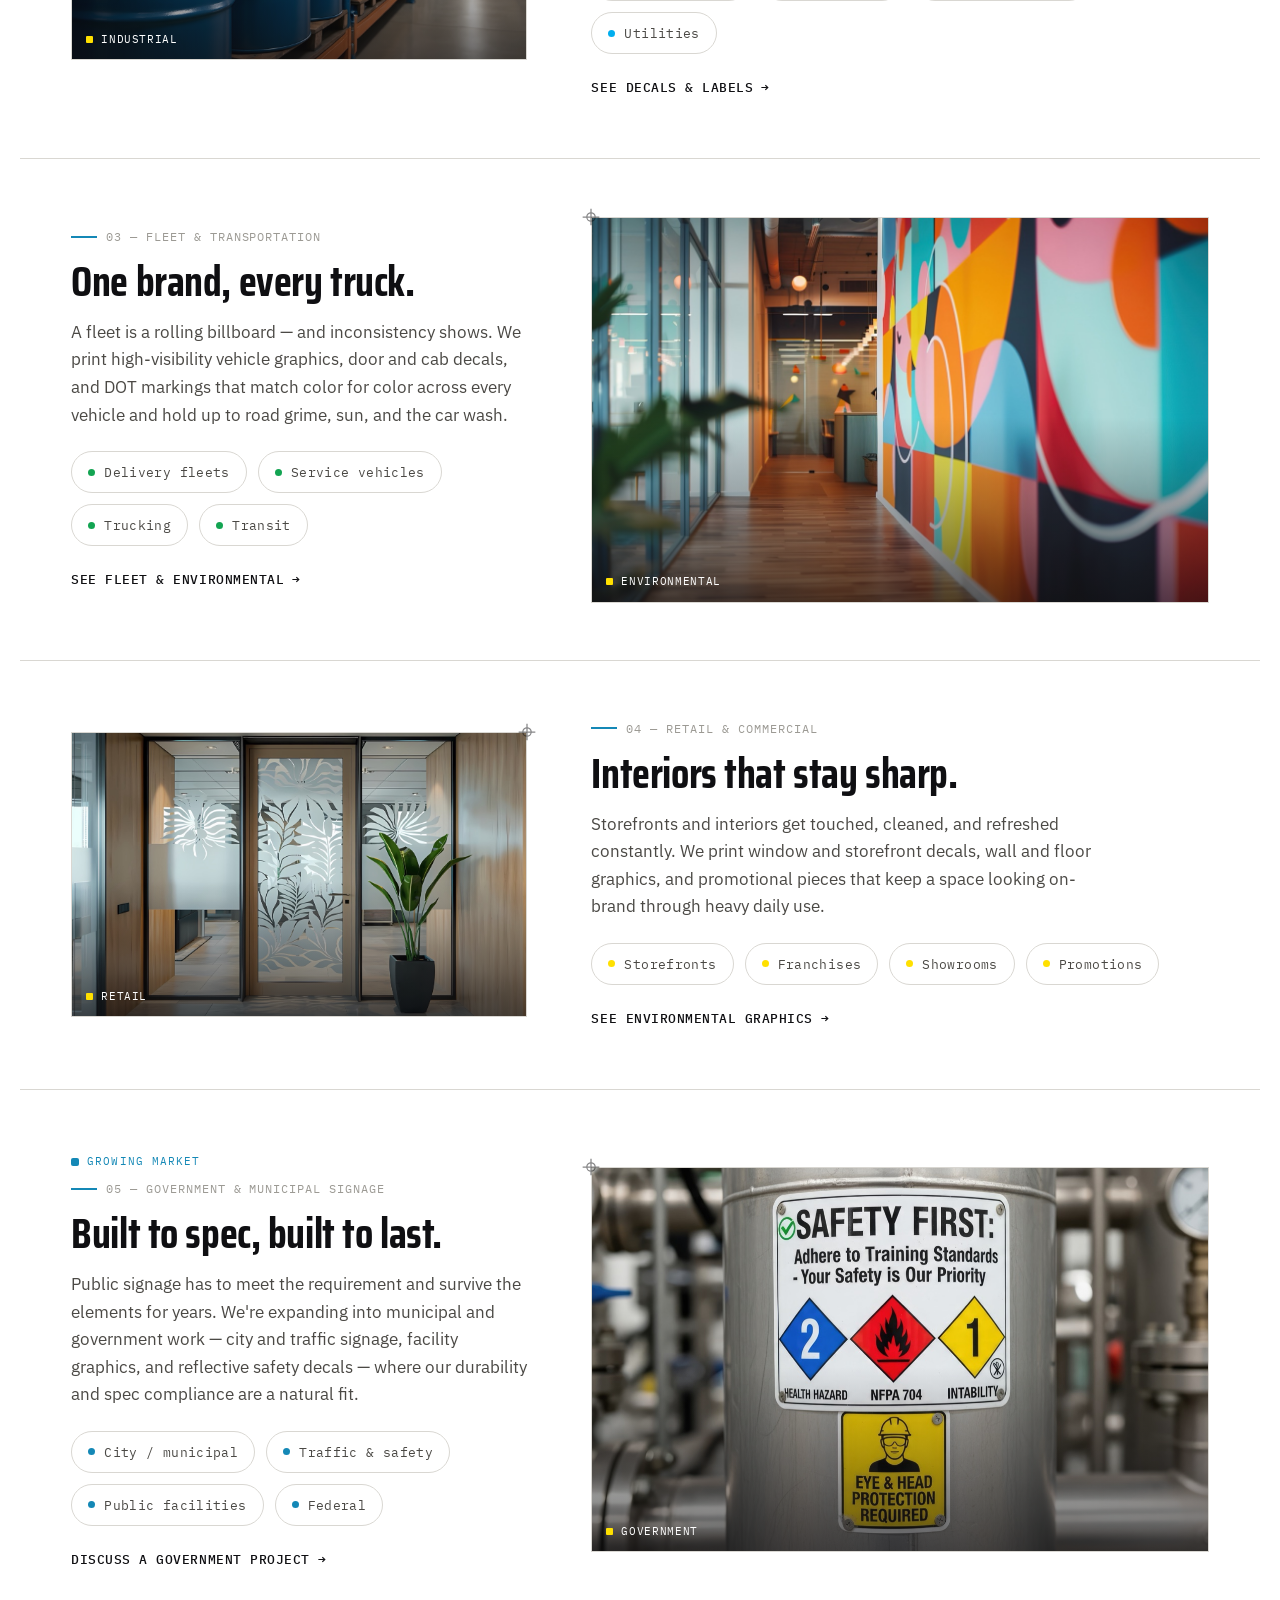
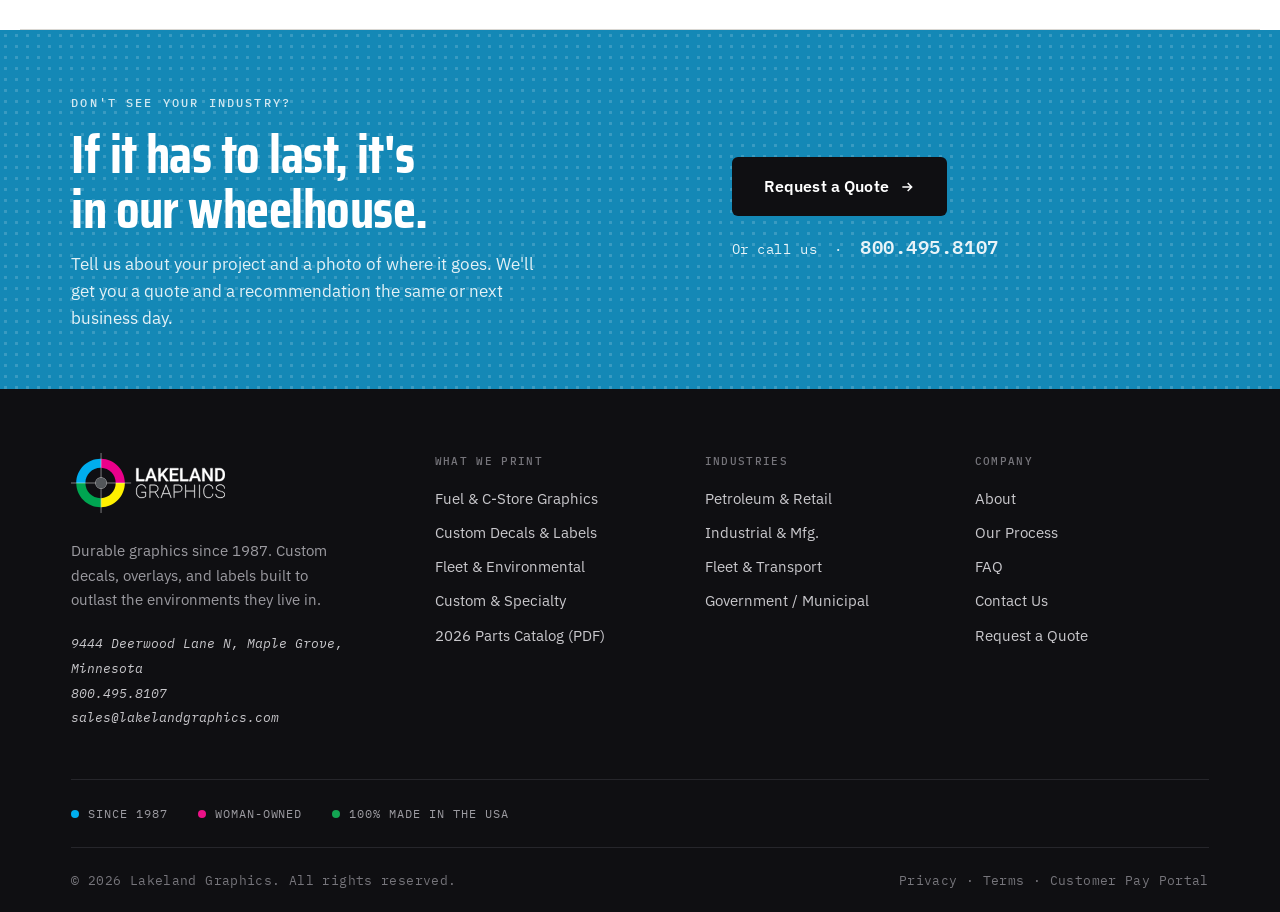
<file: industries.html>
<!DOCTYPE html>
<html lang="en">
<head>
<meta charset="UTF-8" />
<meta name="viewport" content="width=device-width, initial-scale=1.0" />
<title>Industries We Serve — Lakeland Graphics</title>
<link rel="icon" type="image/svg+xml" href="assets/favicon.svg" />
<link rel="stylesheet" href="assets/styles.css" />
<link rel="stylesheet" href="assets/pages.css" />
<link rel="stylesheet" href="assets/catalog.css" />
<meta name="description" content="Durable graphics for petroleum &amp; retail, industrial &amp; manufacturing, fleet &amp; transport, and government/municipal — proven in the harshest environments." />
<link rel="canonical" href="https://lakelandgraphics.com/industries.html" />
<meta property="og:type" content="website" />
<meta property="og:site_name" content="Lakeland Graphics" />
<meta property="og:title" content="Industries We Serve — Lakeland Graphics" />
<meta property="og:description" content="Durable graphics for petroleum &amp; retail, industrial &amp; manufacturing, fleet &amp; transport, and government/municipal — proven in the harshest environments." />
<meta property="og:url" content="https://lakelandgraphics.com/industries.html" />
<meta property="og:image" content="https://lakelandgraphics.com/assets/hero-print.jpg" />
<meta name="twitter:card" content="summary_large_image" />
<meta name="twitter:title" content="Industries We Serve — Lakeland Graphics" />
<meta name="twitter:description" content="Durable graphics for petroleum &amp; retail, industrial &amp; manufacturing, fleet &amp; transport, and government/municipal — proven in the harshest environments." />
<meta name="twitter:image" content="https://lakelandgraphics.com/assets/hero-print.jpg" />
<script>(function(){var e=document.documentElement;e.className+=' js';e.setAttribute('data-accent','cyan');})();</script>
<script type="application/ld+json">
{"@context": "https://schema.org", "@type": "BreadcrumbList", "itemListElement": [{"@type": "ListItem", "position": 1, "name": "Home", "item": "https://lakelandgraphics.com/"}, {"@type": "ListItem", "position": 2, "name": "Industries", "item": "https://lakelandgraphics.com/industries.html"}]}
</script>
<script type="application/ld+json">
{"@context": "https://schema.org", "@type": "CollectionPage", "url": "https://lakelandgraphics.com/industries.html", "name": "Industries We Serve", "about": {"@type": "LocalBusiness", "@id": "https://lakelandgraphics.com/#business", "name": "Lakeland Graphics"}}
</script>
</head>
<body data-page="industries">

<header class="header">
  <div class="wrap header__bar">
    <a class="logo logo--sm" href="index.html" aria-label="Lakeland Graphics home"><img class="logo__img" src="assets/logo.svg" alt="Lakeland Graphics" width="1354" height="529" decoding="async" /></a>
    <nav class="nav">
      <a href="about.html">About</a>
      <a href="process.html">Process</a>
      <a href="index.html#work">What We Do</a>
      <a href="industries.html" class="is-active">Industries</a>
      <a href="faq.html">FAQ</a>
      <a href="contact.html">Contact</a>
    </nav>
    <div class="header__cta">
      <a class="btn btn--primary" href="quote.html">Request a Quote</a>
      <button class="menu-btn" id="menuBtn" aria-label="Open menu">
        <svg viewbox="0 0 24 24" fill="none" stroke="currentColor" stroke-width="2"><path d="M3 6h18M3 12h18M3 18h18" /></svg>
      </button>
    </div>
  </div>
  <nav class="mobile-nav" id="mobileNav">
    <a href="about.html">About</a>
    <a href="process.html">Process</a>
    <a href="index.html#work">What We Do</a>
    <a href="industries.html">Industries</a>
    <a href="faq.html">FAQ</a>
    <a href="contact.html">Contact</a>
    <a class="btn btn--primary btn--lg" href="quote.html">Request a Quote</a>
  </nav>
</header>

<main>

<!-- HERO -->
<section class="phero wrap">
  <div class="phero__grid">
    <div>
      <nav class="crumbs reveal"><a href="index.html">Home</a><span>/</span>Industries</nav>
      <p class="eyebrow reveal d1 editable" style="margin-top:18px">Who we print for</p>
      <h1 class="h1 reveal d1 editable">Proven in Petroleum.<br />Built for <span style="color:var(--accent)">every</span> industry.</h1>
      <p class="lead reveal d2 editable">
        Fuel environments are brutal — heat, chemicals, weather, and the occasional bad parking job. We earned our reputation surviving all of it. Today we bring that same performance, precision, and reliability to every market we serve.
      </p>
    </div>
    <div class="phero__visual reveal d2">
      <div class="regframe" style="height:100%">
        <span class="reg tr"><svg viewbox="0 0 24 24" fill="none" stroke="currentColor" stroke-width="1.5"><path d="M12 2v20M2 12h20" /><circle cx="12" cy="12" r="5" /></svg></span>
        <span class="reg bl"><svg viewbox="0 0 24 24" fill="none" stroke="currentColor" stroke-width="1.5"><path d="M12 2v20M2 12h20" /><circle cx="12" cy="12" r="5" /></svg></span>
        <div class="shot shot--ratio169 shot--photo" style="height:100%"><img class="editable" src="assets/window-graphics.jpg" alt="Full-color storefront window graphics across a glass facade" width="1400" height="784" decoding="async" fetchpriority="high" /></div>
      </div>
    </div>
  </div>
</section>

<!-- QUICK INDEX -->
<section class="section--tight" style="padding-block:20px;border-block:1px solid var(--wg300);background:var(--wg100)">
  <div class="wrap">
    <div class="applist" style="justify-content:center">
      <a class="app" href="#petroleum" style="--pc:var(--lg-magenta)">Petroleum &amp; C-Store</a>
      <a class="app" href="#industrial" style="--pc:var(--lg-cyan)">Industrial &amp; Mfg.</a>
      <a class="app" href="#fleet" style="--pc:var(--lg-green)">Fleet &amp; Transport</a>
      <a class="app" href="#retail" style="--pc:var(--lg-yellow)">Retail &amp; Commercial</a>
      <a class="app" href="#government" style="--pc:var(--accent)">Government / Municipal</a>
    </div>
  </div>
</section>

<!-- PETROLEUM (anchor) -->
<section class="ind-row wrap" id="petroleum" style="--pc:var(--lg-magenta)" data-screen-label="Petroleum & C-Store">
  <div class="ind-grid">
    <div class="ind-copy reveal">
      <span class="ind-anchor">Anchor industry · since 1987</span>
      <p class="secmark editable">01 — Petroleum &amp; Convenience Retail</p>
      <h2 class="h2 editable">Where we earned our reputation.</h2>
      <div class="prose"><p class="editable">
  For nearly four decades, fuel and convenience retailers have trusted us to survive the worst of the sun. Pump overlays, dispenser components, canopy fascia, and station branding — engineered to hold their color long after ordinary graphics fade.
</p></div>
      <div class="applist">
        <span class="app">Gas stations</span><span class="app">C-stores</span><span class="app">Truck stops</span><span class="app">Marinas</span>
      </div>
      <a class="arrowlink" href="fuel.html" style="margin-top:24px">See fuel &amp; c-store graphics <span class="arw">→</span></a>
    </div>
    <div class="ind-visual reveal d1">
      <div class="regframe" style="height:100%">
        <span class="reg tl"><svg viewbox="0 0 24 24" fill="none" stroke="currentColor" stroke-width="1.5"><path d="M12 2v20M2 12h20" /><circle cx="12" cy="12" r="5" /></svg></span>
        <div class="shot shot--ratio169 shot--photo" style="height:100%"><img class="editable" src="assets/forecourt-canopy.jpg" alt="Illuminated fuel station forecourt and canopy fascia at dusk" width="1400" height="939" decoding="async" loading="lazy" /><span class="shot__tag editable">Petroleum</span></div>
      </div>
    </div>
  </div>
</section>

<!-- INDUSTRIAL -->
<section class="ind-row wrap" id="industrial" style="--pc:var(--lg-cyan)" data-screen-label="Industrial & Mfg.">
  <div class="ind-grid">
    <div class="ind-copy reveal">
      <p class="secmark editable">02 — Industrial &amp; Manufacturing</p>
      <h2 class="h2 editable">Graphics as tough as the equipment.</h2>
      <div class="prose"><p class="editable">Heat, chemicals, abrasion, and wash-downs destroy ordinary labels. We print industrial labels, safety and warning decals, product ID, and regulation decals that stay stuck, stay legible, and stay compliant on the factory floor.</p></div>
      <div class="applist">
        <span class="app">Manufacturing</span><span class="app">Warehousing</span><span class="app">Heavy equipment</span><span class="app">Utilities</span>
      </div>
      <a class="arrowlink" href="decals.html" style="margin-top:24px">See decals &amp; labels <span class="arw">→</span></a>
    </div>
    <div class="ind-visual reveal d1">
      <div class="regframe" style="height:100%">
        <span class="reg tr"><svg viewbox="0 0 24 24" fill="none" stroke="currentColor" stroke-width="1.5"><path d="M12 2v20M2 12h20" /><circle cx="12" cy="12" r="5" /></svg></span>
        <div class="shot shot--ratio169 shot--photo" style="height:100%"><img class="editable" src="assets/industrial-labels.jpg" alt="Flammable liquid hazard labels on blue industrial drums in a warehouse" width="1400" height="933" decoding="async" loading="lazy" /><span class="shot__tag editable">Industrial</span></div>
      </div>
    </div>
  </div>
</section>

<!-- FLEET -->
<section class="ind-row wrap" id="fleet" style="--pc:var(--lg-green)" data-screen-label="Fleet & Transport">
  <div class="ind-grid">
    <div class="ind-copy reveal">
      <p class="secmark editable">03 — Fleet &amp; Transportation</p>
      <h2 class="h2 editable">One brand, every truck.</h2>
      <div class="prose"><p class="editable">A fleet is a rolling billboard — and inconsistency shows. We print high-visibility vehicle graphics, door and cab decals, and DOT markings that match color for color across every vehicle and hold up to road grime, sun, and the car wash.</p></div>
      <div class="applist">
        <span class="app">Delivery fleets</span><span class="app">Service vehicles</span><span class="app">Trucking</span><span class="app">Transit</span>
      </div>
      <a class="arrowlink" href="fleet.html" style="margin-top:24px">See fleet &amp; environmental <span class="arw">→</span></a>
    </div>
    <div class="ind-visual reveal d1">
      <div class="regframe" style="height:100%">
        <span class="reg tl"><svg viewbox="0 0 24 24" fill="none" stroke="currentColor" stroke-width="1.5"><path d="M12 2v20M2 12h20" /><circle cx="12" cy="12" r="5" /></svg></span>
        <div class="shot shot--ratio169 shot--photo" style="height:100%"><img class="editable" src="assets/environmental-graphics.jpg" alt="Bold full-color geometric wall graphic in an office corridor" width="1400" height="784" decoding="async" loading="lazy" /><span class="shot__tag editable">Environmental</span></div>
      </div>
    </div>
  </div>
</section>

<!-- RETAIL -->
<section class="ind-row wrap" id="retail" style="--pc:var(--lg-yellow)" data-screen-label="Retail & Commercial">
  <div class="ind-grid">
    <div class="ind-copy reveal">
      <p class="secmark editable">04 — Retail &amp; Commercial</p>
      <h2 class="h2 editable">Interiors that stay sharp.</h2>
      <div class="prose"><p class="editable">Storefronts and interiors get touched, cleaned, and refreshed constantly. We print window and storefront decals, wall and floor graphics, and promotional pieces that keep a space looking on-brand through heavy daily use.</p></div>
      <div class="applist">
        <span class="app">Storefronts</span><span class="app">Franchises</span><span class="app">Showrooms</span><span class="app">Promotions</span>
      </div>
      <a class="arrowlink" href="fleet.html" style="margin-top:24px">See environmental graphics <span class="arw">→</span></a>
    </div>
    <div class="ind-visual reveal d1">
      <div class="regframe" style="height:100%">
        <span class="reg tr"><svg viewbox="0 0 24 24" fill="none" stroke="currentColor" stroke-width="1.5"><path d="M12 2v20M2 12h20" /><circle cx="12" cy="12" r="5" /></svg></span>
        <div class="shot shot--ratio169 shot--photo" style="height:100%"><img class="editable" src="assets/cut-graphics.jpg" alt="Frosted cut-vinyl privacy graphics on an office glass door" width="1400" height="800" decoding="async" loading="lazy" /><span class="shot__tag editable">Retail</span></div>
      </div>
    </div>
  </div>
</section>

<!-- GOVERNMENT -->
<section class="ind-row wrap" id="government" style="--pc:var(--accent)" data-screen-label="Government / Municipal">
  <div class="ind-grid">
    <div class="ind-copy reveal">
      <span class="ind-anchor">Growing market</span>
      <p class="secmark editable">05 — Government &amp; Municipal Signage</p>
      <h2 class="h2 editable">Built to spec, built to last.</h2>
      <div class="prose"><p class="editable">Public signage has to meet the requirement and survive the elements for years. We're expanding into municipal and government work — city and traffic signage, facility graphics, and reflective safety decals — where our durability and spec compliance are a natural fit.</p></div>
      <div class="applist">
        <span class="app">City / municipal</span><span class="app">Traffic &amp; safety</span><span class="app">Public facilities</span><span class="app">Federal</span>
      </div>
      <a class="arrowlink" href="quote.html" style="margin-top:24px">Discuss a government project <span class="arw">→</span></a>
    </div>
    <div class="ind-visual reveal d1">
      <div class="regframe" style="height:100%">
        <span class="reg tl"><svg viewbox="0 0 24 24" fill="none" stroke="currentColor" stroke-width="1.5"><path d="M12 2v20M2 12h20" /><circle cx="12" cy="12" r="5" /></svg></span>
        <div class="shot shot--ratio169 shot--photo" style="height:100%"><img class="editable" src="assets/regulation-labels.jpg" alt="NFPA 704 safety compliance label mounted on equipment" width="1400" height="763" decoding="async" loading="lazy" /><span class="shot__tag editable">Government</span></div>
      </div>
    </div>
  </div>
</section>

<!-- CTA -->
<section class="ctaband">
  <div class="halftone"></div>
  <div class="wrap ctaband__inner">
    <div class="reveal">
      <p class="eyebrow eyebrow--plain editable" style="color:rgba(255,255,255,.8)">Don't see your industry?</p>
      <h2 class="h2 editable" style="margin-top:12px">If it has to last, it's in our wheelhouse.</h2>
      <p class="body editable">Tell us about your project and a photo of where it goes. We'll get you a quote and a recommendation the same or next business day.</p>
    </div>
    <div class="ctaband__act reveal d1">
      <a class="btn btn--primary btn--lg" href="quote.html">Request a Quote
        <svg viewbox="0 0 24 24" fill="none" stroke="currentColor" stroke-width="2.2"><path d="M5 12h14M13 6l6 6-6 6" /></svg>
      </a>
      <span class="ctaband__phone">Or call us &nbsp;·&nbsp; <b>800.495.8107</b></span>
    </div>
  </div>
</section>

</main>

<footer class="footer">
  <div class="wrap">
    <div class="footer__top">
      <div class="footer__brand">
        <a class="logo" href="index.html" aria-label="Lakeland Graphics home"><img class="logo__img" src="assets/logo-white.svg" alt="Lakeland Graphics" width="1354" height="529" decoding="async" loading="lazy" /></a>
        <p class="body">Durable graphics since 1987. Custom decals, overlays, and labels built to outlast the environments they live in.</p>
        <address class="footer__contact">
          9444 Deerwood Lane N, Maple Grove, Minnesota<br />
          <a href="tel:8004958107">800.495.8107</a><br />
          <a href="mailto:sales@lakelandgraphics.com">sales@lakelandgraphics.com</a>
        </address>
      </div>
      <div><h5>What we print</h5><div class="footer__links">
        <a href="fuel.html">Fuel &amp; C-Store Graphics</a>
        <a href="decals.html">Custom Decals &amp; Labels</a>
        <a href="fleet.html">Fleet &amp; Environmental</a>
        <a href="specialty.html">Custom &amp; Specialty</a>
        <a href="assets/lakeland-graphics-2026-catalog.pdf" target="_blank" rel="noopener">2026 Parts Catalog (PDF)</a>
      </div></div>
      <div><h5>Industries</h5><div class="footer__links">
        <a href="industries.html#petroleum">Petroleum &amp; Retail</a>
        <a href="industries.html#industrial">Industrial &amp; Mfg.</a>
        <a href="industries.html#fleet">Fleet &amp; Transport</a>
        <a href="industries.html#government">Government / Municipal</a>
      </div></div>
      <div><h5>Company</h5><div class="footer__links">
        <a href="about.html">About</a>
        <a href="process.html">Our Process</a>
        <a href="faq.html">FAQ</a>
        <a href="contact.html">Contact Us</a>
        <a href="quote.html">Request a Quote</a>
      </div></div>
    </div>
    <div class="footer__values">
      <span class="v">Since 1987</span><span class="v">Woman-owned</span><span class="v">100% Made in the USA</span>
    </div>
    <div class="footer__bottom">
      <span>© 2026 Lakeland Graphics. All rights reserved.</span>
      <span><a href="privacy.html">Privacy</a> · <a href="terms.html">Terms</a> · <a href="https://connect.ebizcharge.net/lakelandgraphics" target="_blank" rel="noopener">Customer Pay Portal</a></span>
    </div>
  </div>
</footer>

<script src="assets/site.js"></script>
</body>
</html>
</file>
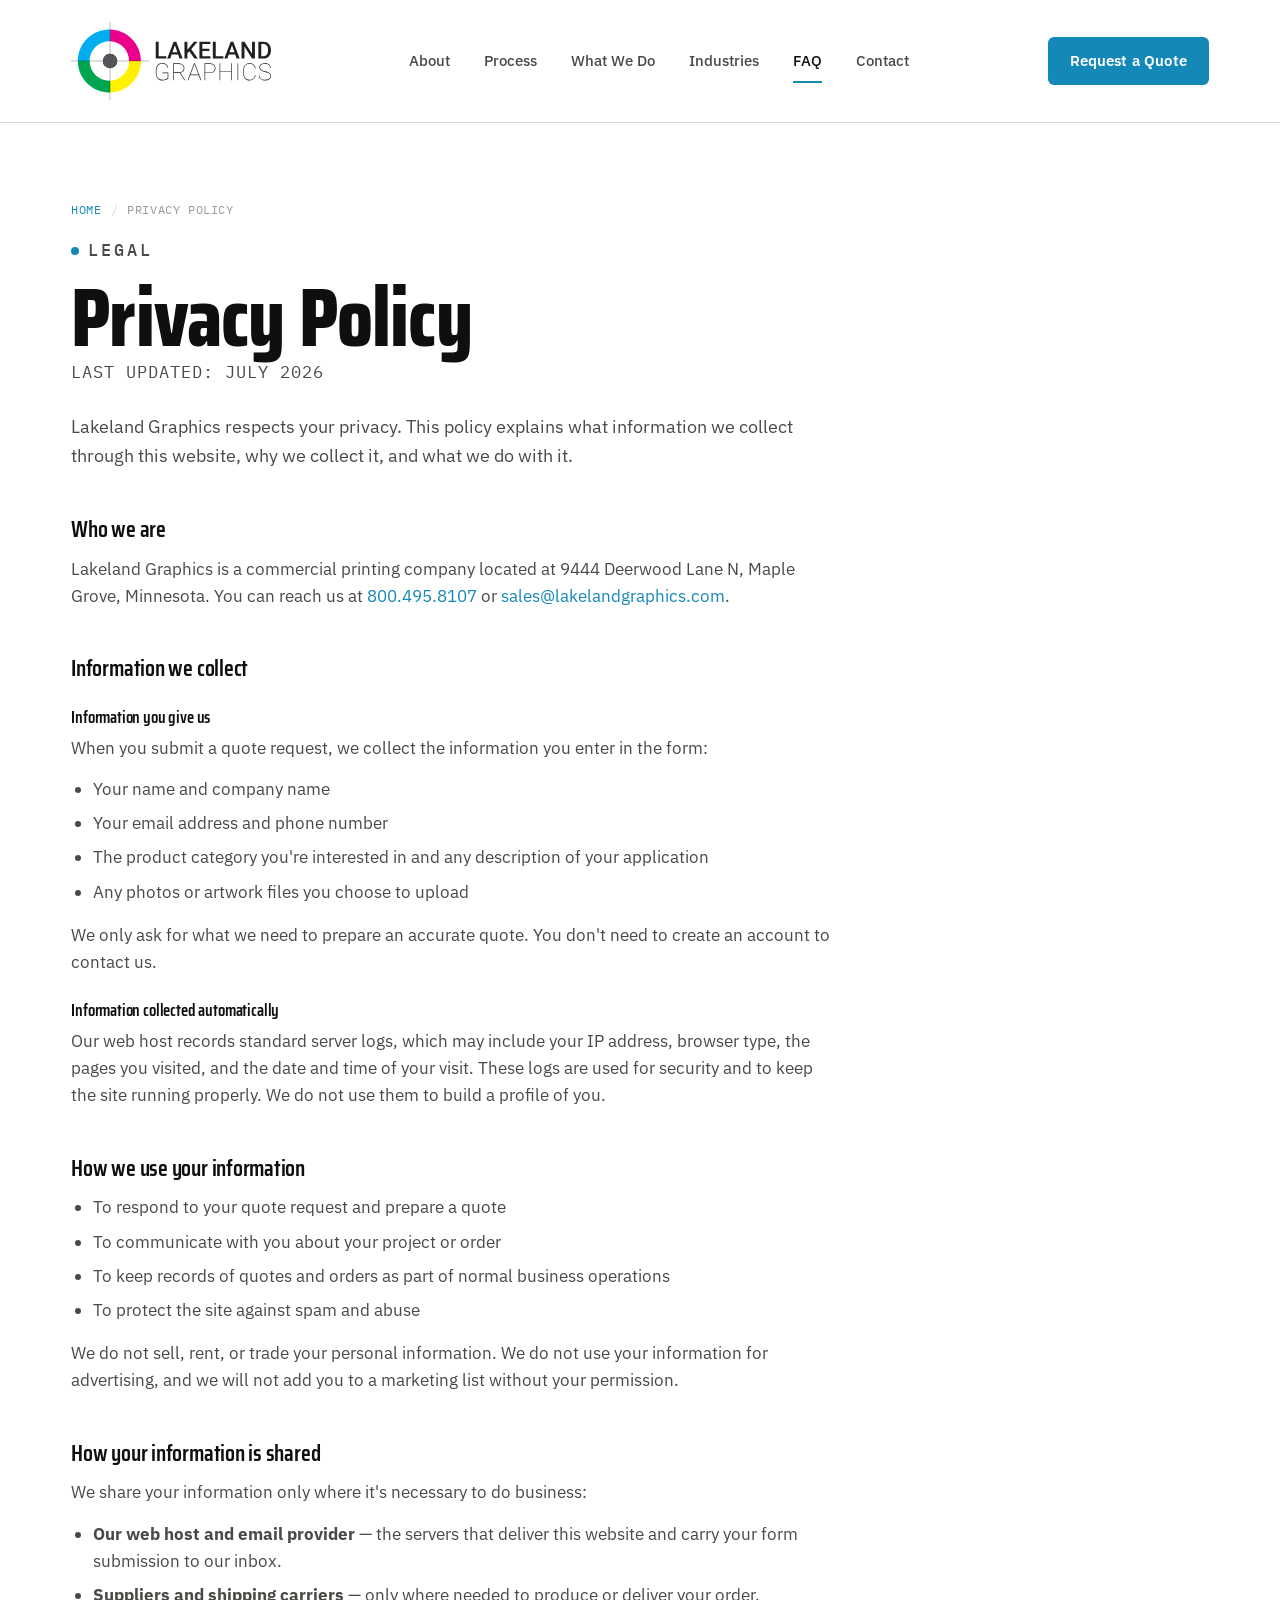
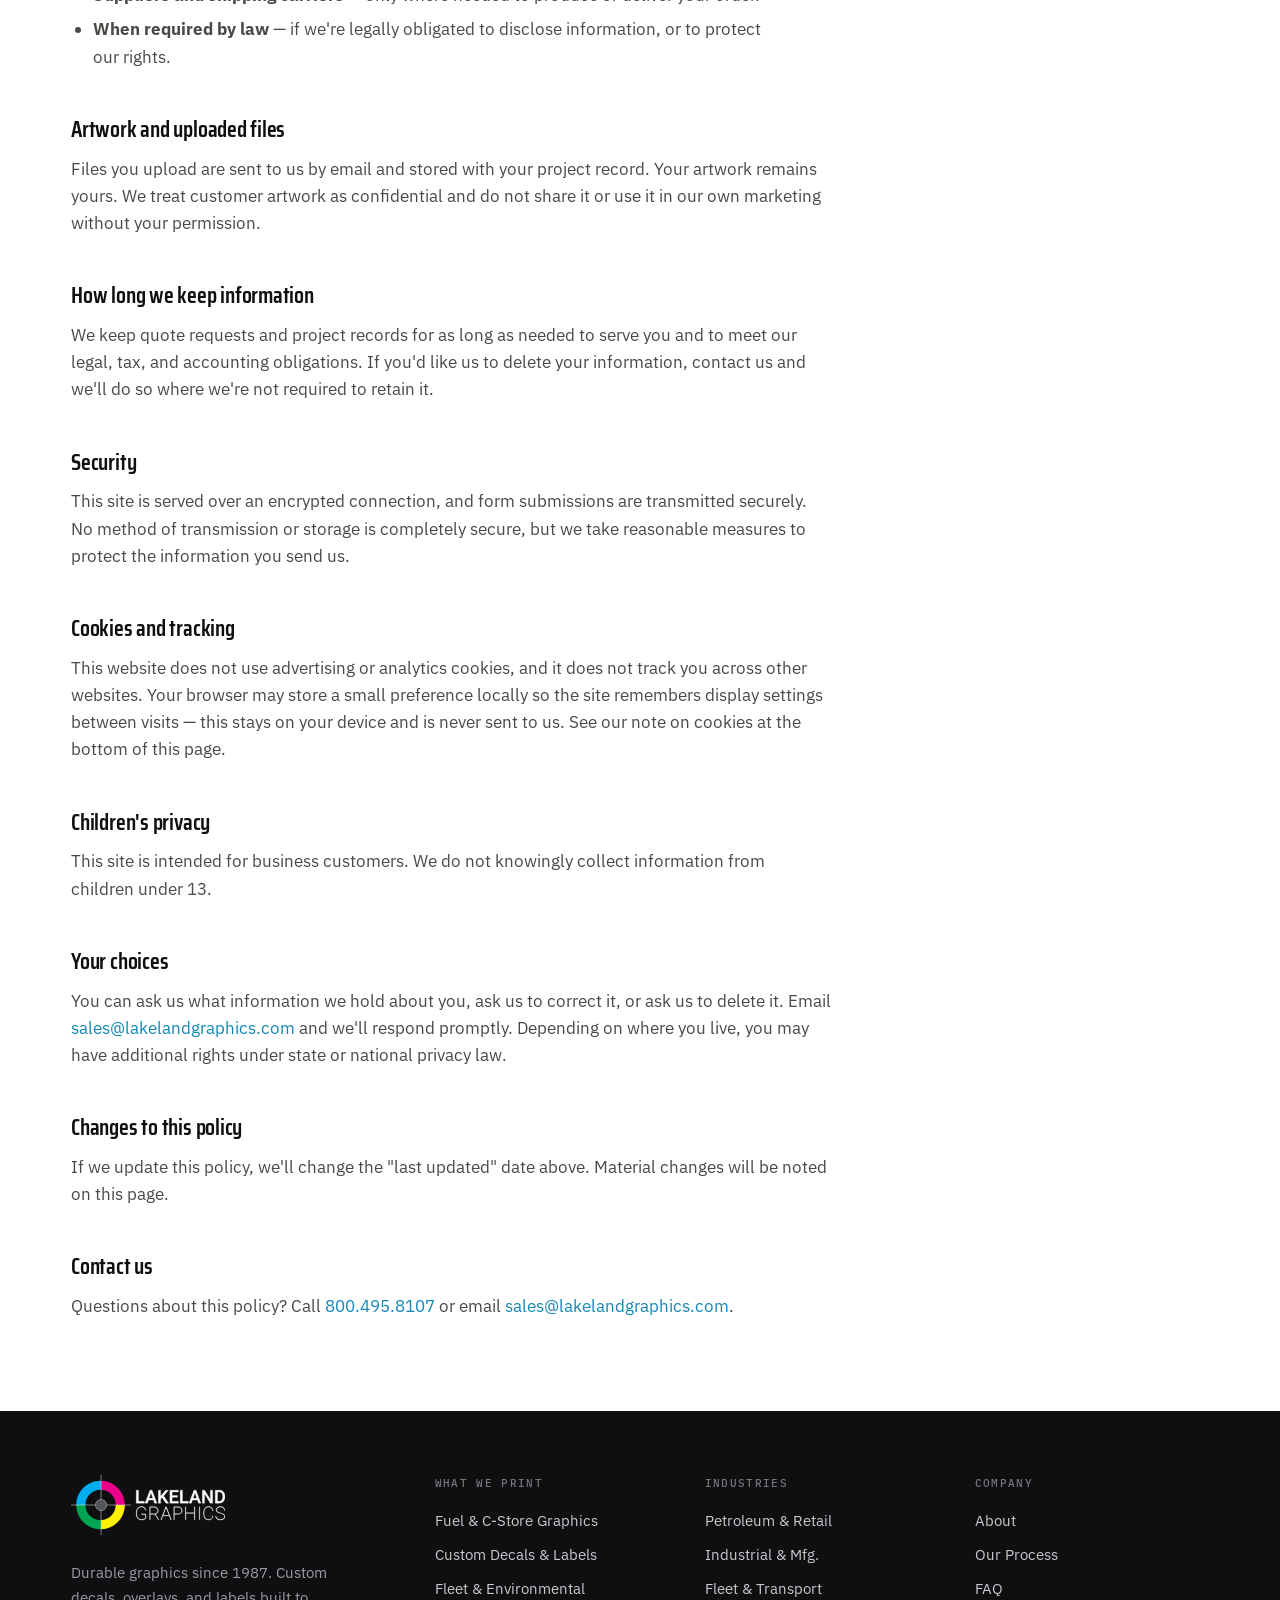
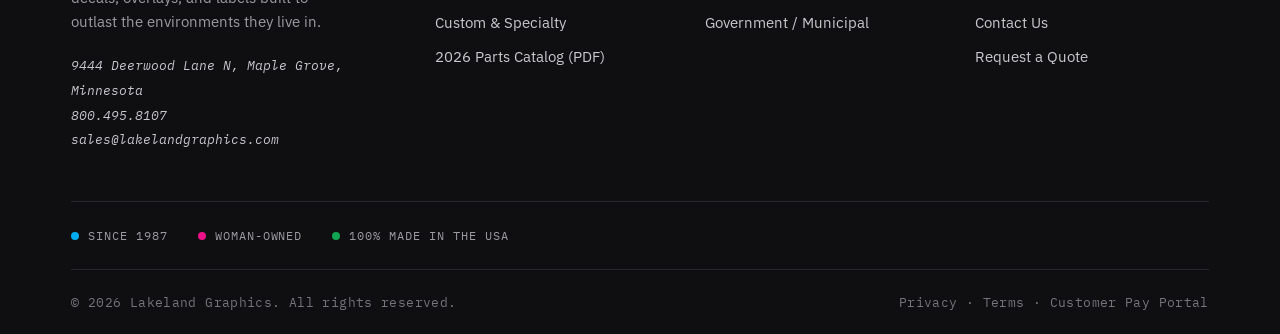
<file: privacy.html>
<!DOCTYPE html>
<html lang="en">
<head>
<meta charset="UTF-8">
<meta name="viewport" content="width=device-width, initial-scale=1.0">
<title>Privacy Policy — Lakeland Graphics</title>
<link rel="icon" type="image/svg+xml" href="assets/favicon.svg">
<link rel="stylesheet" href="assets/styles.css">
<link rel="stylesheet" href="assets/pages.css">
<meta name="description" content="Lakeland Graphics privacy policy — how we collect, use, and protect your information.">
<link rel="canonical" href="https://lakelandgraphics.com/privacy.html">
<meta property="og:type" content="website">
<meta property="og:site_name" content="Lakeland Graphics">
<meta property="og:title" content="Privacy Policy — Lakeland Graphics">
<meta property="og:description" content="Lakeland Graphics privacy policy — how we collect, use, and protect your information.">
<meta property="og:url" content="https://lakelandgraphics.com/privacy.html">
<meta property="og:image" content="https://lakelandgraphics.com/assets/hero-print.jpg">
<meta name="twitter:card" content="summary_large_image">
<meta name="twitter:title" content="Privacy Policy — Lakeland Graphics">
<meta name="twitter:description" content="Lakeland Graphics privacy policy — how we collect, use, and protect your information.">
<meta name="twitter:image" content="https://lakelandgraphics.com/assets/hero-print.jpg">
<style>
.legal{max-width:760px;}
.legal .eyebrow{margin-bottom:14px;}
.legal__meta{font-family:var(--mono);font-size:12px;letter-spacing:.06em;text-transform:uppercase;color:var(--wg500);margin:18px 0 0;}
.legal h3{font-family:var(--display);font-size:23px;font-weight:600;line-height:1.25;margin:44px 0 12px;}
.legal h4{font-family:var(--display);font-size:17px;font-weight:600;margin:26px 0 8px;}
.legal p,.legal li{font-size:16.5px;line-height:1.65;color:var(--wg700);text-wrap:pretty;}
.legal p{margin:0 0 14px;}
.legal ul{margin:0 0 16px;padding-left:22px;display:flex;flex-direction:column;gap:7px;}
.legal a{color:var(--accent);}
</style>
<script>(function(){var d=document.documentElement;d.className+=' js';d.setAttribute('data-accent','cyan');})();</script>
<script type="application/ld+json">
{"@context": "https://schema.org", "@type": "BreadcrumbList", "itemListElement": [{"@type": "ListItem", "position": 1, "name": "Home", "item": "https://lakelandgraphics.com/"}, {"@type": "ListItem", "position": 2, "name": "Privacy Policy", "item": "https://lakelandgraphics.com/privacy.html"}]}
</script>
</head>
<body data-page="privacy">

<!-- ============ HEADER ============ -->
<header class="header">
  <div class="wrap header__bar">
    <a class="logo logo--sm" href="index.html" aria-label="Lakeland Graphics home"><img class="logo__img" src="assets/logo.svg" alt="Lakeland Graphics" width="1354" height="529" decoding="async"></a>
    <nav class="nav">
      <a href="about.html">About</a>
      <a href="process.html">Process</a>
      <a href="index.html#work">What We Do</a>
      <a href="industries.html">Industries</a>
      <a href="faq.html" class="is-active">FAQ</a>
      <a href="contact.html">Contact</a>
    </nav>
    <div class="header__cta">
      <a class="btn btn--primary" href="quote.html">Request a Quote</a>
      <button class="menu-btn" id="menuBtn" aria-label="Open menu">
        <svg viewBox="0 0 24 24" fill="none" stroke="currentColor" stroke-width="2"><path d="M3 6h18M3 12h18M3 18h18"/></svg>
      </button>
    </div>
  </div>
  <nav class="mobile-nav" id="mobileNav">
    <a href="about.html">About</a>
    <a href="process.html">Process</a>
    <a href="index.html#work">What We Do</a>
    <a href="industries.html">Industries</a>
    <a href="faq.html">FAQ</a>
    <a href="contact.html">Contact</a>
    <a class="btn btn--primary btn--lg" href="quote.html">Request a Quote</a>
  </nav>
</header>

<main>

<section class="section wrap">
  <div class="legal">
    <nav class="crumbs reveal"><a href="index.html">Home</a><span>/</span>Privacy Policy</nav>
    <p class="eyebrow reveal d1 editable" style="margin-top:18px">Legal</p>
    <h1 class="h1 reveal d1 editable">Privacy Policy</h1>
    <p class="legal__meta reveal d2 editable">Last updated: July 2026</p>

    <div class="reveal d2">
      <p class="editable" style="font-size:18px;margin-top:26px">Lakeland Graphics respects your privacy. This policy explains what information we collect through this website, why we collect it, and what we do with it.</p>

      <h3 class="editable">Who we are</h3>
      <p class="editable">Lakeland Graphics is a commercial printing company located at 9444 Deerwood Lane N, Maple Grove, Minnesota. You can reach us at <a href="tel:8004958107">800.495.8107</a> or <a href="mailto:sales@lakelandgraphics.com">sales@lakelandgraphics.com</a>.</p>

      <h3 class="editable">Information we collect</h3>
      <h4 class="editable">Information you give us</h4>
      <p class="editable">When you submit a quote request, we collect the information you enter in the form:</p>
      <ul>
        <li class="editable">Your name and company name</li>
        <li class="editable">Your email address and phone number</li>
        <li class="editable">The product category you're interested in and any description of your application</li>
        <li class="editable">Any photos or artwork files you choose to upload</li>
      </ul>
      <p class="editable">We only ask for what we need to prepare an accurate quote. You don't need to create an account to contact us.</p>

      <h4 class="editable">Information collected automatically</h4>
      <p class="editable">Our web host records standard server logs, which may include your IP address, browser type, the pages you visited, and the date and time of your visit. These logs are used for security and to keep the site running properly. We do not use them to build a profile of you.</p>

      <h3 class="editable">How we use your information</h3>
      <ul>
        <li class="editable">To respond to your quote request and prepare a quote</li>
        <li class="editable">To communicate with you about your project or order</li>
        <li class="editable">To keep records of quotes and orders as part of normal business operations</li>
        <li class="editable">To protect the site against spam and abuse</li>
      </ul>
      <p class="editable">We do not sell, rent, or trade your personal information. We do not use your information for advertising, and we will not add you to a marketing list without your permission.</p>

      <h3 class="editable">How your information is shared</h3>
      <p class="editable">We share your information only where it's necessary to do business:</p>
      <ul>
        <li class="editable"><b>Our web host and email provider</b> — the servers that deliver this website and carry your form submission to our inbox.</li>
        <li class="editable"><b>Suppliers and shipping carriers</b> — only where needed to produce or deliver your order.</li>
        <li class="editable"><b>When required by law</b> — if we're legally obligated to disclose information, or to protect our rights.</li>
      </ul>

      <h3 class="editable">Artwork and uploaded files</h3>
      <p class="editable">Files you upload are sent to us by email and stored with your project record. Your artwork remains yours. We treat customer artwork as confidential and do not share it or use it in our own marketing without your permission.</p>

      <h3 class="editable">How long we keep information</h3>
      <p class="editable">We keep quote requests and project records for as long as needed to serve you and to meet our legal, tax, and accounting obligations. If you'd like us to delete your information, contact us and we'll do so where we're not required to retain it.</p>

      <h3 class="editable">Security</h3>
      <p class="editable">This site is served over an encrypted connection, and form submissions are transmitted securely. No method of transmission or storage is completely secure, but we take reasonable measures to protect the information you send us.</p>

      <h3 class="editable">Cookies and tracking</h3>
      <p class="editable">This website does not use advertising or analytics cookies, and it does not track you across other websites. Your browser may store a small preference locally so the site remembers display settings between visits — this stays on your device and is never sent to us. See our note on cookies at the bottom of this page.</p>

      <h3 class="editable">Children's privacy</h3>
      <p class="editable">This site is intended for business customers. We do not knowingly collect information from children under 13.</p>

      <h3 class="editable">Your choices</h3>
      <p class="editable">You can ask us what information we hold about you, ask us to correct it, or ask us to delete it. Email <a href="mailto:sales@lakelandgraphics.com">sales@lakelandgraphics.com</a> and we'll respond promptly. Depending on where you live, you may have additional rights under state or national privacy law.</p>

      <h3 class="editable">Changes to this policy</h3>
      <p class="editable">If we update this policy, we'll change the "last updated" date above. Material changes will be noted on this page.</p>

      <h3 class="editable">Contact us</h3>
      <p class="editable">Questions about this policy? Call <a href="tel:8004958107">800.495.8107</a> or email <a href="mailto:sales@lakelandgraphics.com">sales@lakelandgraphics.com</a>.</p>
    </div>
  </div>
</section>

</main>

<footer class="footer">
  <div class="wrap">
    <div class="footer__top">
      <div class="footer__brand">
        <a class="logo" href="index.html" aria-label="Lakeland Graphics home"><img class="logo__img" src="assets/logo-white.svg" alt="Lakeland Graphics" width="1354" height="529" decoding="async" loading="lazy"></a>
        <p class="body">Durable graphics since 1987. Custom decals, overlays, and labels built to outlast the environments they live in.</p>
        <address class="footer__contact">
          9444 Deerwood Lane N, Maple Grove, Minnesota<br>
          <a href="tel:8004958107">800.495.8107</a><br>
          <a href="mailto:sales@lakelandgraphics.com">sales@lakelandgraphics.com</a>
        </address>
      </div>
      <div>
        <h5>What we print</h5>
        <div class="footer__links">
          <a href="fuel.html">Fuel &amp; C-Store Graphics</a>
          <a href="decals.html">Custom Decals &amp; Labels</a>
          <a href="fleet.html">Fleet &amp; Environmental</a>
          <a href="specialty.html">Custom &amp; Specialty</a>
          <a href="assets/lakeland-graphics-2026-catalog.pdf" target="_blank" rel="noopener">2026 Parts Catalog (PDF)</a>
        </div>
      </div>
      <div>
        <h5>Industries</h5>
        <div class="footer__links">
          <a href="industries.html#petroleum">Petroleum &amp; Retail</a>
          <a href="industries.html#industrial">Industrial &amp; Mfg.</a>
          <a href="industries.html#fleet">Fleet &amp; Transport</a>
          <a href="industries.html#government">Government / Municipal</a>
        </div>
      </div>
      <div>
        <h5>Company</h5>
        <div class="footer__links">
          <a href="about.html">About</a>
          <a href="process.html">Our Process</a>
          <a href="faq.html">FAQ</a>
          <a href="contact.html">Contact Us</a>
          <a href="quote.html">Request a Quote</a>
        </div>
      </div>
    </div>
    <div class="footer__values">
      <span class="v">Since 1987</span>
      <span class="v">Woman-owned</span>
      <span class="v">100% Made in the USA</span>
    </div>
    <div class="footer__bottom">
      <span>© 2026 Lakeland Graphics. All rights reserved.</span>
      <span><a href="privacy.html">Privacy</a> · <a href="terms.html">Terms</a> · <a href="https://connect.ebizcharge.net/lakelandgraphics" target="_blank" rel="noopener">Customer Pay Portal</a></span>
    </div>
  </div>
</footer>

<script src="assets/site.js"></script>
</body>
</html>
</file>
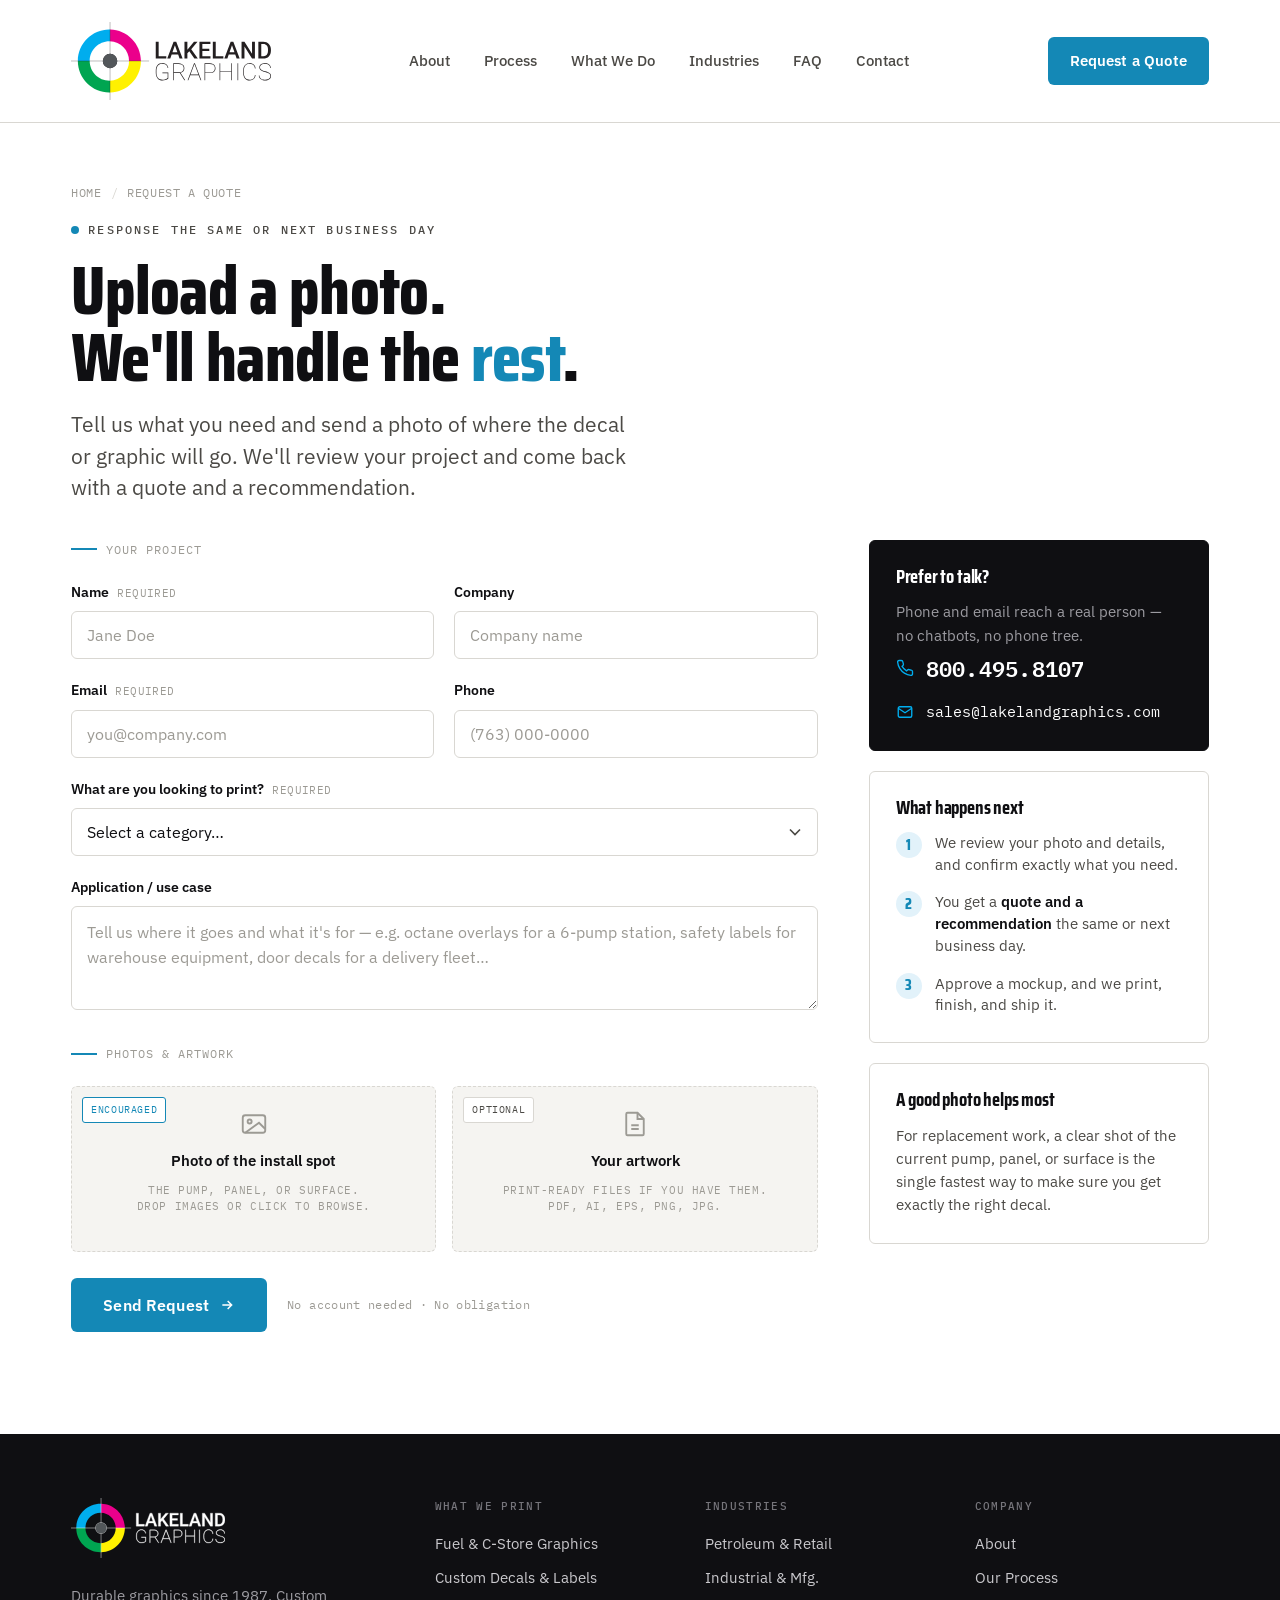
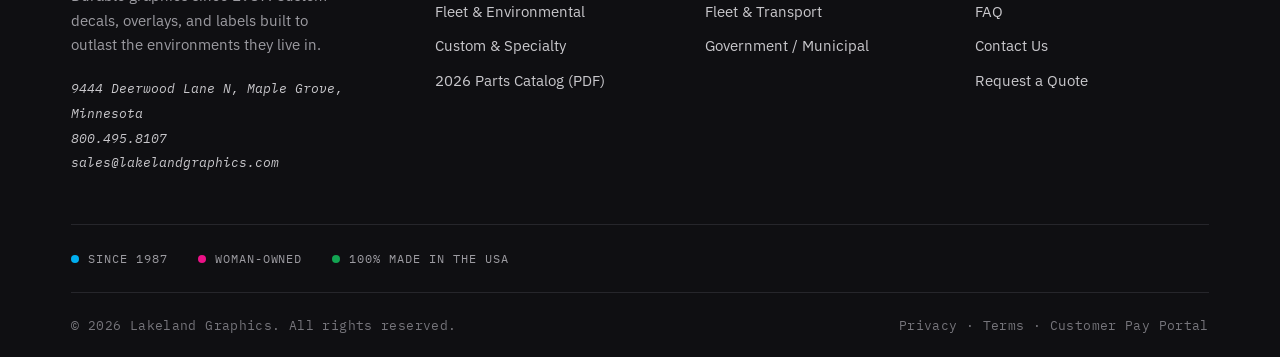
<file: quote.html>
<!DOCTYPE html>
<html lang="en">
<head>
<meta charset="UTF-8">
<meta name="viewport" content="width=device-width, initial-scale=1.0">
<title>Request a Quote — Lakeland Graphics</title>
<link rel="icon" type="image/svg+xml" href="assets/favicon.svg">
<link rel="stylesheet" href="assets/styles.css">
<link rel="stylesheet" href="assets/pages.css">
<meta name="description" content="Request a quote from Lakeland Graphics. Upload a photo of your project and we'll send a quote and a recommendation the same or next business day.">
<link rel="canonical" href="https://lakelandgraphics.com/quote.html">
<meta property="og:type" content="website">
<meta property="og:site_name" content="Lakeland Graphics">
<meta property="og:title" content="Request a Quote — Lakeland Graphics">
<meta property="og:description" content="Request a quote from Lakeland Graphics. Upload a photo of your project and we'll send a quote and a recommendation the same or next business day.">
<meta property="og:url" content="https://lakelandgraphics.com/quote.html">
<meta property="og:image" content="https://lakelandgraphics.com/assets/hero-print.jpg">
<meta name="twitter:card" content="summary_large_image">
<meta name="twitter:title" content="Request a Quote — Lakeland Graphics">
<meta name="twitter:description" content="Request a quote from Lakeland Graphics. Upload a photo of your project and we'll send a quote and a recommendation the same or next business day.">
<meta name="twitter:image" content="https://lakelandgraphics.com/assets/hero-print.jpg">
<script>(function(){var d=document.documentElement;d.className+=' js';d.setAttribute('data-accent','cyan');})();</script>
<script type="application/ld+json">
{"@context": "https://schema.org", "@type": "BreadcrumbList", "itemListElement": [{"@type": "ListItem", "position": 1, "name": "Home", "item": "https://lakelandgraphics.com/"}, {"@type": "ListItem", "position": 2, "name": "Request a Quote", "item": "https://lakelandgraphics.com/quote.html"}]}
</script>
<script type="application/ld+json">
{"@context": "https://schema.org", "@type": "ContactPage", "url": "https://lakelandgraphics.com/quote.html", "name": "Request a Quote", "mainEntity": {"@type": "LocalBusiness", "@id": "https://lakelandgraphics.com/#business", "name": "Lakeland Graphics", "telephone": "+1-800-495-8107", "email": "sales@lakelandgraphics.com"}}
</script>
</head>
<body data-page="quote">

<!-- ============ HEADER ============ -->
<header class="header">
  <div class="wrap header__bar">
    <a class="logo logo--sm" href="index.html" aria-label="Lakeland Graphics home"><img class="logo__img" src="assets/logo.svg" alt="Lakeland Graphics" width="1354" height="529" decoding="async"></a>
    <nav class="nav">
      <a href="about.html">About</a>
      <a href="process.html">Process</a>
      <a href="index.html#work">What We Do</a>
      <a href="industries.html">Industries</a>
      <a href="faq.html">FAQ</a>
      <a href="contact.html">Contact</a>
    </nav>
    <div class="header__cta">
      <a class="btn btn--primary" href="quote.html">Request a Quote</a>
      <button class="menu-btn" id="menuBtn" aria-label="Open menu">
        <svg viewBox="0 0 24 24" fill="none" stroke="currentColor" stroke-width="2"><path d="M3 6h18M3 12h18M3 18h18"/></svg>
      </button>
    </div>
  </div>
  <nav class="mobile-nav" id="mobileNav">
    <a href="about.html">About</a>
    <a href="process.html">Process</a>
    <a href="index.html#work">What We Do</a>
    <a href="industries.html">Industries</a>
    <a href="faq.html">FAQ</a>
    <a href="contact.html">Contact</a>
    <a class="btn btn--primary btn--lg" href="quote.html">Request a Quote</a>
  </nav>
</header>

<main>

<!-- ============ HERO ============ -->
<section class="quote-hero wrap">
  <nav class="crumbs reveal"><a href="index.html">Home</a><span>/</span>Request a Quote</nav>
  <p class="eyebrow reveal d1 editable" style="margin-top:18px">Response the same or next business day</p>
  <h1 class="h1 reveal d1 editable">Upload a photo.<br>We'll handle the <strong>rest</strong>.</h1>
  <p class="lead reveal d2 editable">Tell us what you need and send a photo of where the decal or graphic will go. We'll review your project and come back with a quote and a recommendation.</p>
</section>

<!-- ============ FORM + SIDEBAR ============ -->
<section class="wrap">
  <div class="quote-grid">

    <!-- FORM -->
    <div class="qform reveal" id="qform">
      <div class="qform__body">
        <form id="quoteForm" novalidate>
          <p class="qform__step">Your project</p>

          <div class="field-row">
            <div class="field">
              <label for="f_name">Name <span class="opt">Required</span></label>
              <input type="text" id="f_name" name="name" autocomplete="name" placeholder="Jane Doe">
              <span class="field__err">Please enter your name.</span>
            </div>
            <div class="field">
              <label for="f_company">Company</label>
              <input type="text" id="f_company" name="company" autocomplete="organization" placeholder="Company name">
            </div>
          </div>

          <div class="field-row">
            <div class="field">
              <label for="f_email">Email <span class="opt">Required</span></label>
              <input type="email" id="f_email" name="email" autocomplete="email" placeholder="you@company.com">
              <span class="field__err">Please enter a valid email.</span>
            </div>
            <div class="field">
              <label for="f_phone">Phone</label>
              <input type="tel" id="f_phone" name="phone" autocomplete="tel" placeholder="(763) 000-0000">
            </div>
          </div>

          <div class="field">
            <label for="f_print">What are you looking to print? <span class="opt">Required</span></label>
            <select id="f_print" name="print">
              <option value="" selected disabled>Select a category…</option>
              <option>Fuel &amp; convenience-store graphics</option>
              <option>Custom decals &amp; labels</option>
              <option>Fleet, vehicle &amp; environmental graphics</option>
              <option>Custom &amp; specialty work</option>
              <option>A replacement overlay / decal</option>
              <option>Not sure yet — need help</option>
            </select>
            <span class="field__err">Please choose what you'd like to print.</span>
          </div>

          <div class="field">
            <label for="f_use">Application / use case</label>
            <textarea id="f_use" name="use" placeholder="Tell us where it goes and what it's for — e.g. octane overlays for a 6-pump station, safety labels for warehouse equipment, door decals for a delivery fleet…"></textarea>
          </div>

          <p class="qform__step" style="margin-top:34px">Photos &amp; artwork</p>
          <div class="uploads">
            <label class="drop" id="dropPhoto" for="filePhoto">
              <span class="drop__tag req">Encouraged</span>
              <svg class="drop__ico" viewBox="0 0 24 24" fill="none" stroke="currentColor" stroke-width="1.5"><rect x="3" y="5" width="18" height="14" rx="2"/><circle cx="8.5" cy="10" r="1.6"/><path d="M21 16l-5-5L5 19"/></svg>
              <span class="drop__t">Photo of the install spot</span>
              <span class="drop__h">The pump, panel, or surface.<br>Drop images or click to browse.</span>
              <input type="file" id="filePhoto" accept="image/*" multiple>
              <div class="previews" id="previewPhoto"></div>
            </label>
            <label class="drop" id="dropArt" for="fileArt">
              <span class="drop__tag">Optional</span>
              <svg class="drop__ico" viewBox="0 0 24 24" fill="none" stroke="currentColor" stroke-width="1.5"><path d="M14 3v5h5"/><path d="M14 3H6a1 1 0 0 0-1 1v16a1 1 0 0 0 1 1h12a1 1 0 0 0 1-1V8z"/><path d="M9 13h6M9 16h6"/></svg>
              <span class="drop__t">Your artwork</span>
              <span class="drop__h">Print-ready files if you have them.<br>PDF, AI, EPS, PNG, JPG.</span>
              <input type="file" id="fileArt" accept=".pdf,.ai,.eps,.svg,image/*" multiple>
              <div class="previews" id="previewArt"></div>
            </label>
          </div>

          <div class="hp" aria-hidden="true"><label for="f_website">Website</label><input type="text" id="f_website" name="website" tabindex="-1" autocomplete="off"></div>
          <p class="formerr" id="formError" hidden></p>

          <div class="qform__submit">
            <button type="submit" class="btn btn--primary btn--lg">Send Request
              <svg viewBox="0 0 24 24" fill="none" stroke="currentColor" stroke-width="2.2"><path d="M5 12h14M13 6l6 6-6 6"/></svg>
            </button>
            <span class="qform__note">No account needed · No obligation</span>
          </div>
        </form>
      </div>

      <!-- SUCCESS -->
      <div class="qsuccess">
        <div class="qsuccess__mark">
          <svg viewBox="0 0 24 24" fill="none" stroke="currentColor" stroke-width="2.4"><path d="M20 6L9 17l-5-5"/></svg>
        </div>
        <h2 class="h2 editable">Thanks for reaching out.</h2>
        <p>We've got your request and we'll be in touch <b>the same or next business day</b> with a quote and a recommendation. In a hurry? Give us a call and we'll get moving.</p>
        <div class="recap">
          <h5>Request summary</h5>
          <dl>
            <dt>From</dt><dd id="recapName">—</dd>
            <dt>Project</dt><dd id="recapPrint">—</dd>
            <dt>Response</dt><dd>Same or next business day</dd>
          </dl>
        </div>
        <div class="qsuccess__act">
          <a class="btn btn--dark btn--lg" href="index.html">Back to Home</a>
          <button type="button" class="btn btn--ghost btn--lg" id="qReset">Submit Another</button>
        </div>
      </div>
    </div>

    <!-- SIDEBAR -->
    <aside class="qside">
      <div class="qcard qcard--dark">
        <h4>Prefer to talk?</h4>
        <p>Phone and email reach a real person — no chatbots, no phone tree.</p>
        <div class="qcontact">
          <a href="tel:8004958107"><svg viewBox="0 0 24 24" fill="none" stroke="currentColor" stroke-width="1.8"><path d="M22 16.9v3a2 2 0 0 1-2.2 2 19.8 19.8 0 0 1-8.6-3 19.5 19.5 0 0 1-6-6 19.8 19.8 0 0 1-3-8.6A2 2 0 0 1 4.1 2h3a2 2 0 0 1 2 1.7c.1 1 .4 1.9.7 2.8a2 2 0 0 1-.5 2.1L8.1 9.9a16 16 0 0 0 6 6l1.3-1.3a2 2 0 0 1 2.1-.5c.9.3 1.8.6 2.8.7a2 2 0 0 1 1.7 2z"/></svg><span class="big">800.495.8107</span></a>
          <a href="mailto:sales@lakelandgraphics.com"><svg viewBox="0 0 24 24" fill="none" stroke="currentColor" stroke-width="1.8"><rect x="3" y="5" width="18" height="14" rx="2"/><path d="M3 7l9 6 9-6"/></svg>sales@lakelandgraphics.com</a>
        </div>
      </div>

      <div class="qcard">
        <h4>What happens next</h4>
        <ol class="qsteps">
          <li><span class="qn">1</span><span>We review your photo and details, and confirm exactly what you need.</span></li>
          <li><span class="qn">2</span><span>You get a <b>quote and a recommendation</b> the same or next business day.</span></li>
          <li><span class="qn">3</span><span>Approve a mockup, and we print, finish, and ship it.</span></li>
        </ol>
      </div>

      <div class="qcard">
        <h4>A good photo helps most</h4>
        <p>For replacement work, a clear shot of the current pump, panel, or surface is the single fastest way to make sure you get exactly the right decal.</p>
      </div>
    </aside>

  </div>
</section>

</main>

<!-- ============ FOOTER ============ -->
<footer class="footer">
  <div class="wrap">
    <div class="footer__top">
      <div class="footer__brand">
        <a class="logo" href="index.html" aria-label="Lakeland Graphics home"><img class="logo__img" src="assets/logo-white.svg" alt="Lakeland Graphics" width="1354" height="529" decoding="async" loading="lazy"></a>
        <p class="body">Durable graphics since 1987. Custom decals, overlays, and labels built to outlast the environments they live in.</p>
        <address class="footer__contact">
          9444 Deerwood Lane N, Maple Grove, Minnesota<br>
          <a href="tel:8004958107">800.495.8107</a><br>
          <a href="mailto:sales@lakelandgraphics.com">sales@lakelandgraphics.com</a>
        </address>
      </div>
      <div>
        <h5>What we print</h5>
        <div class="footer__links">
          <a href="fuel.html">Fuel &amp; C-Store Graphics</a>
          <a href="decals.html">Custom Decals &amp; Labels</a>
          <a href="fleet.html">Fleet &amp; Environmental</a>
          <a href="specialty.html">Custom &amp; Specialty</a>
          <a href="assets/lakeland-graphics-2026-catalog.pdf" target="_blank" rel="noopener">2026 Parts Catalog (PDF)</a>
        </div>
      </div>
      <div>
        <h5>Industries</h5>
        <div class="footer__links">
          <a href="industries.html#petroleum">Petroleum &amp; Retail</a>
          <a href="industries.html#industrial">Industrial &amp; Mfg.</a>
          <a href="industries.html#fleet">Fleet &amp; Transport</a>
          <a href="industries.html#government">Government / Municipal</a>
        </div>
      </div>
      <div>
        <h5>Company</h5>
        <div class="footer__links">
          <a href="about.html">About</a>
          <a href="process.html">Our Process</a>
          <a href="faq.html">FAQ</a>
          <a href="contact.html">Contact Us</a>
          <a href="quote.html">Request a Quote</a>
        </div>
      </div>
    </div>
    <div class="footer__values">
      <span class="v">Since 1987</span>
      <span class="v">Woman-owned</span>
      <span class="v">100% Made in the USA</span>
    </div>
    <div class="footer__bottom">
      <span>© 2026 Lakeland Graphics. All rights reserved.</span>
      <span><a href="privacy.html">Privacy</a> · <a href="terms.html">Terms</a> · <a href="https://connect.ebizcharge.net/lakelandgraphics" target="_blank" rel="noopener">Customer Pay Portal</a></span>
    </div>
  </div>
</footer>

<script src="assets/site.js"></script>
<script src="assets/quote.js"></script>
</body>
</html>
</file>
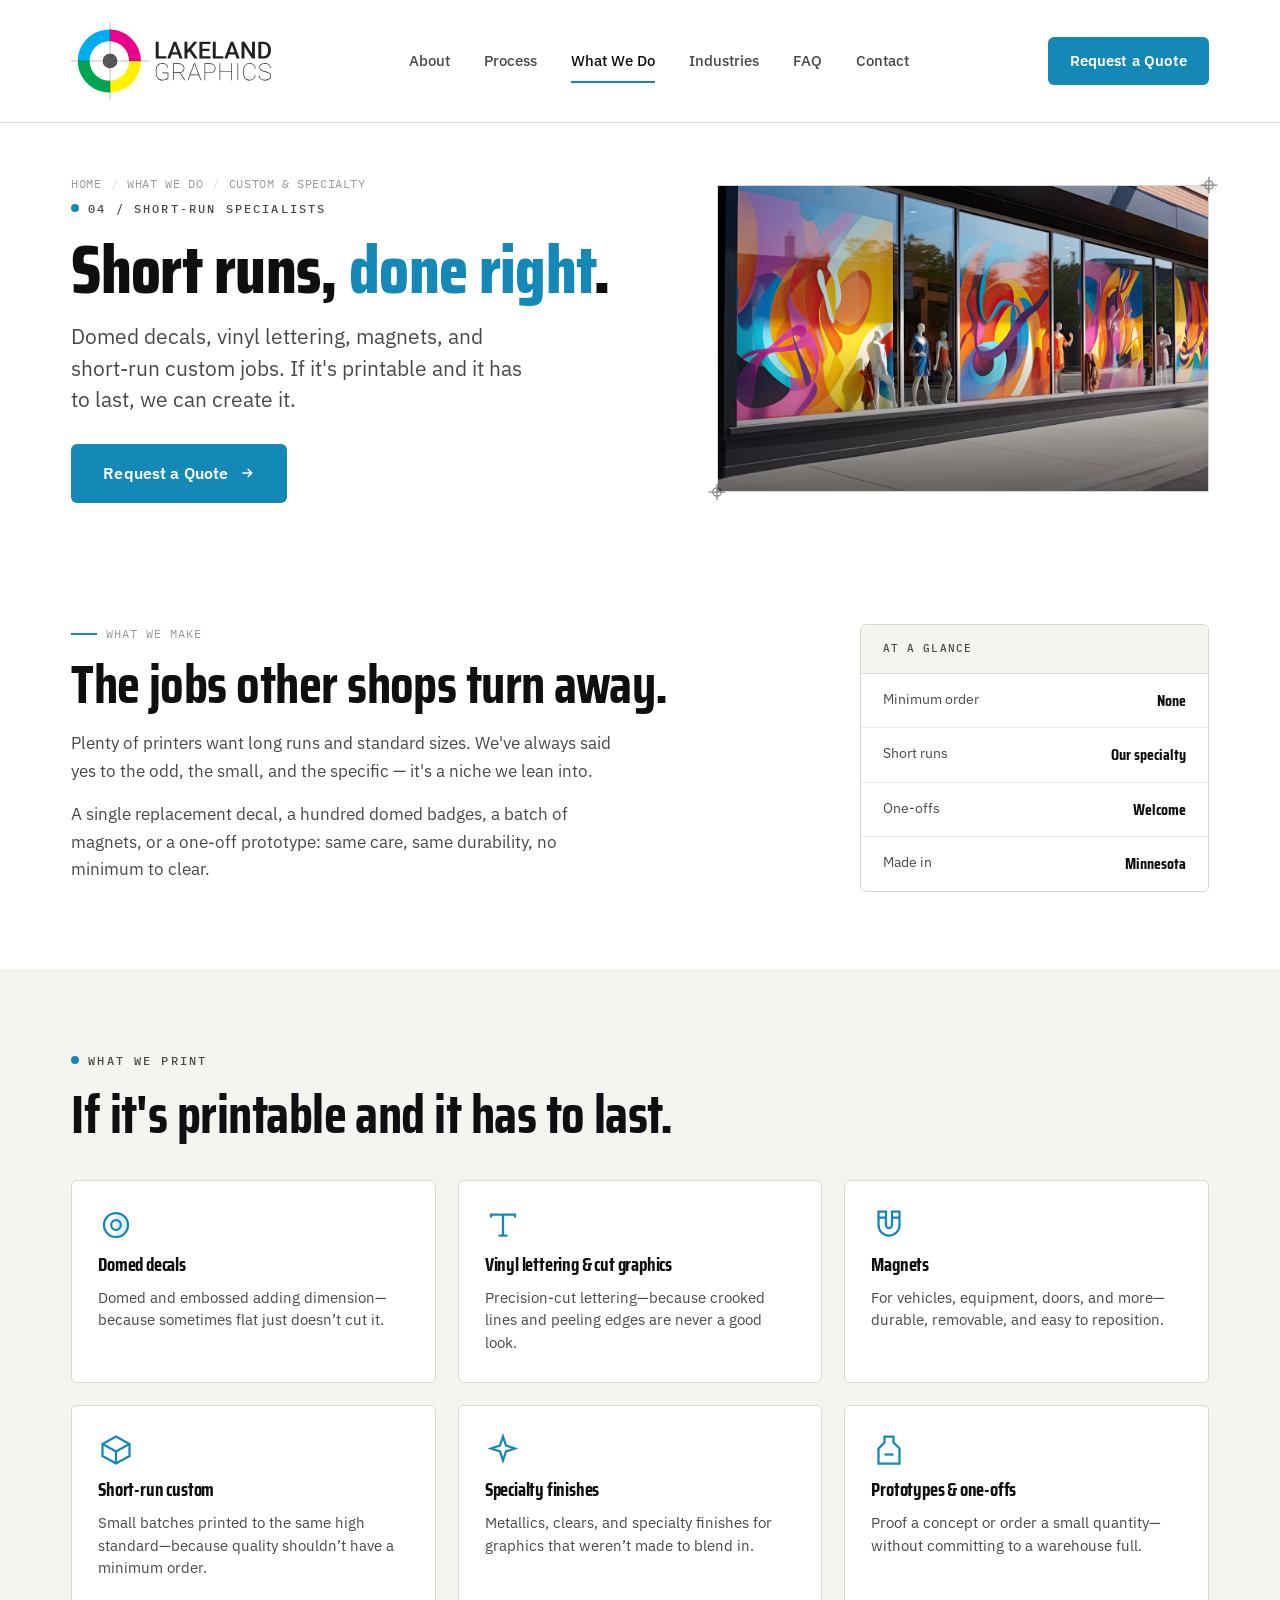
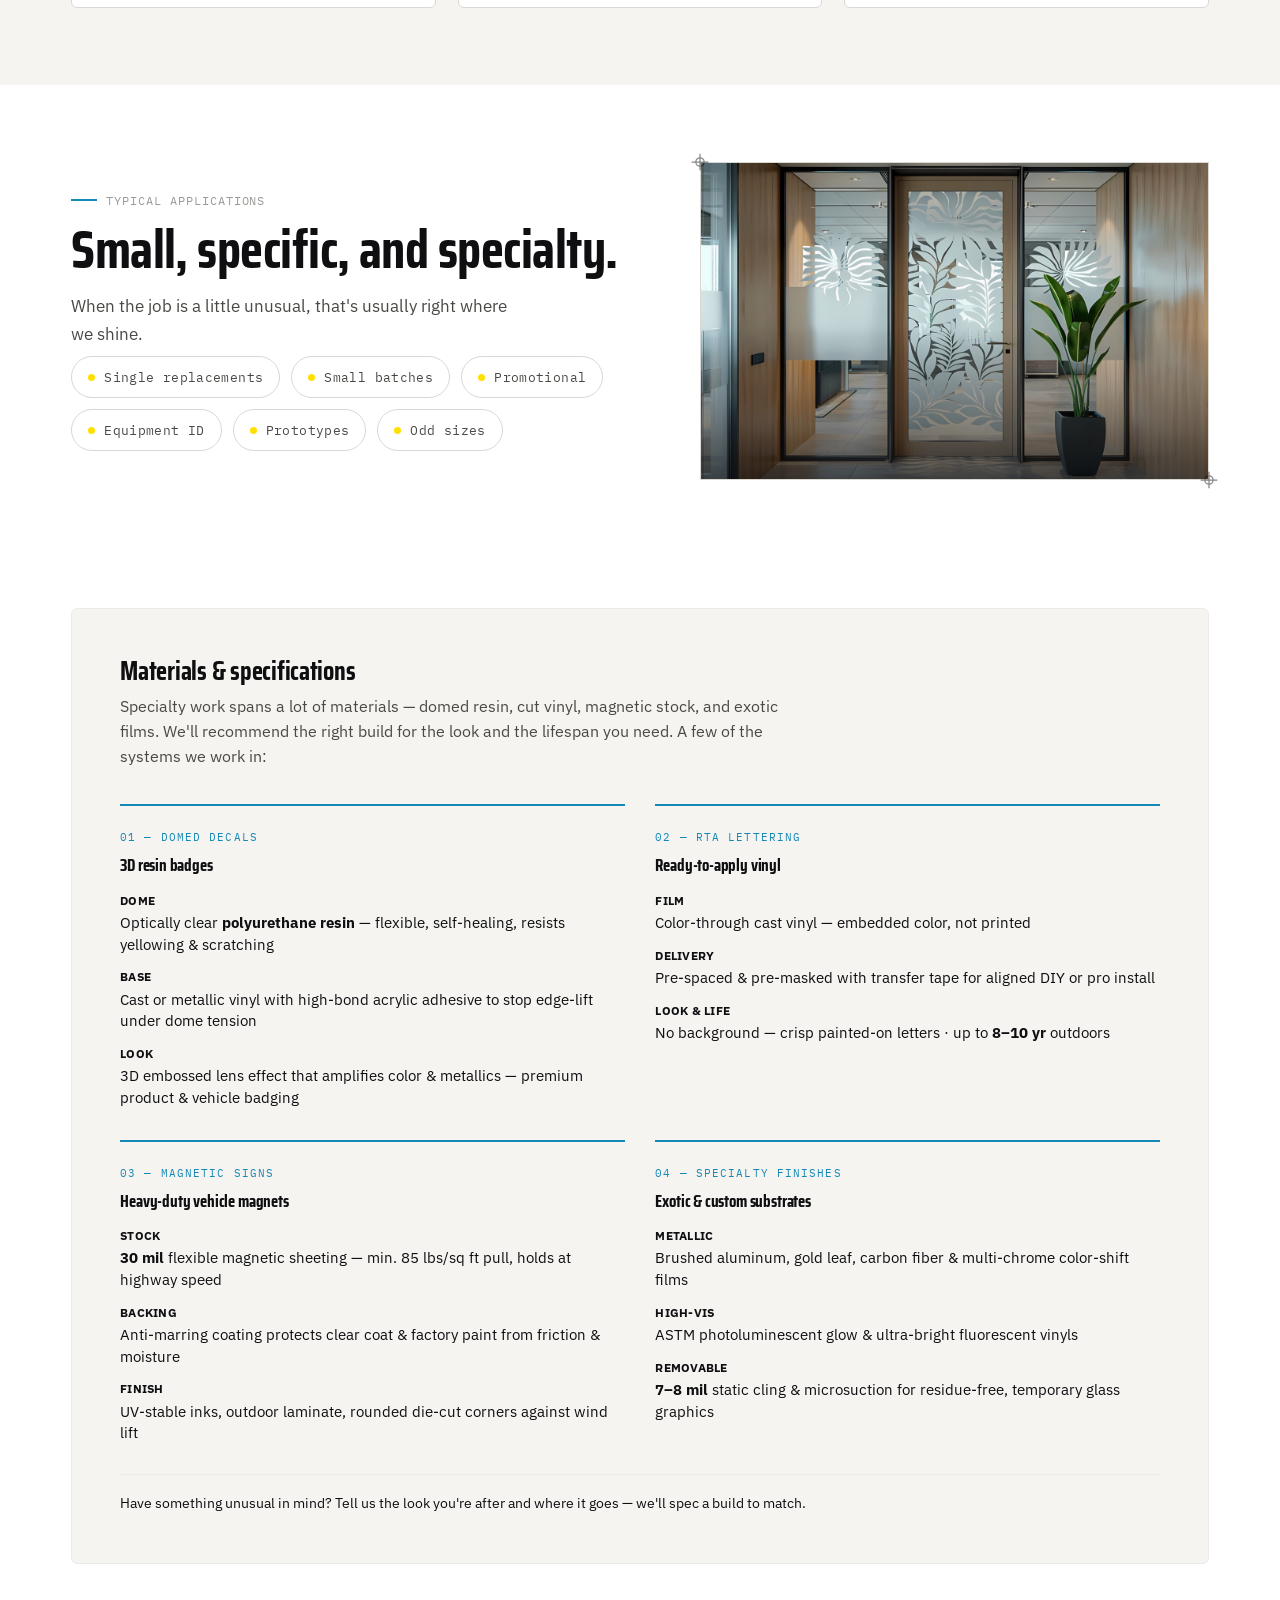
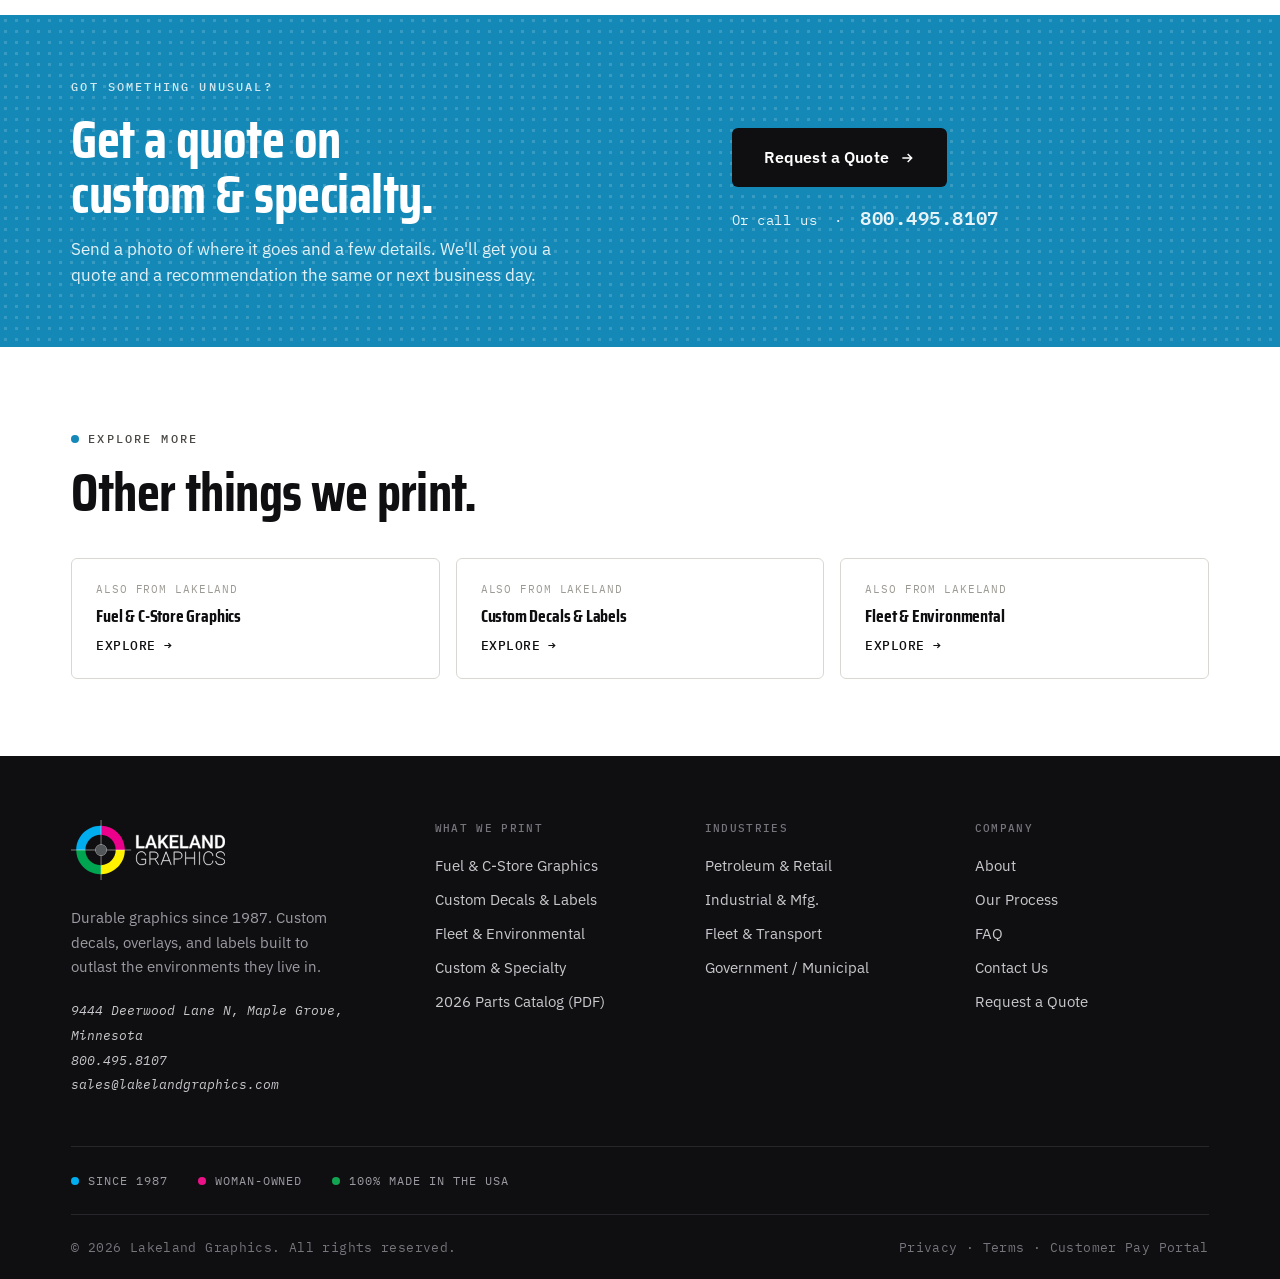
<file: specialty.html>
<!DOCTYPE html>
<html lang="en">
<head>
<meta charset="UTF-8" />
<meta name="viewport" content="width=device-width, initial-scale=1.0" />
<title>Custom & Specialty Work — Lakeland Graphics</title>
<link rel="icon" type="image/svg+xml" href="assets/favicon.svg" />
<link rel="stylesheet" href="assets/styles.css" />
<link rel="stylesheet" href="assets/pages.css" />
<link rel="stylesheet" href="assets/catalog.css" />
<meta name="description" content="Domed decals, vinyl lettering, magnets, and short-run custom jobs. If it's printable and it has to last, Lakeland Graphics can make it." />
<link rel="canonical" href="https://lakelandgraphics.com/specialty.html" />
<meta property="og:type" content="website" />
<meta property="og:site_name" content="Lakeland Graphics" />
<meta property="og:title" content="Custom &amp; Specialty Work — Lakeland Graphics" />
<meta property="og:description" content="Domed decals, vinyl lettering, magnets, and short-run custom jobs. If it's printable and it has to last, Lakeland Graphics can make it." />
<meta property="og:url" content="https://lakelandgraphics.com/specialty.html" />
<meta property="og:image" content="https://lakelandgraphics.com/assets/window-graphics.jpg" />
<meta name="twitter:card" content="summary_large_image" />
<meta name="twitter:title" content="Custom &amp; Specialty Work — Lakeland Graphics" />
<meta name="twitter:description" content="Domed decals, vinyl lettering, magnets, and short-run custom jobs. If it's printable and it has to last, Lakeland Graphics can make it." />
<meta name="twitter:image" content="https://lakelandgraphics.com/assets/window-graphics.jpg" />
<script>(function(){var e=document.documentElement;e.className+=' js';e.setAttribute('data-accent','cyan');})();</script>
<script type="application/ld+json">
{"@context":"https://schema.org","@type":"Service","serviceType":"Custom & Specialty Work","provider":{"@type":"LocalBusiness","name":"Lakeland Graphics","@id":"https://lakelandgraphics.com/#business"},"areaServed":"US","description":"Domed decals, vinyl lettering, magnets, and short-run custom jobs — if it's printable and it has to last, we can make it."}
</script>
<script type="application/ld+json">
{"@context": "https://schema.org", "@type": "BreadcrumbList", "itemListElement": [{"@type": "ListItem", "position": 1, "name": "Home", "item": "https://lakelandgraphics.com/"}, {"@type": "ListItem", "position": 2, "name": "What We Do", "item": "https://lakelandgraphics.com/#work"}, {"@type": "ListItem", "position": 3, "name": "Custom & Specialty", "item": "https://lakelandgraphics.com/specialty.html"}]}
</script>
</head>
<body data-page="product">

<header class="header">
  <div class="wrap header__bar">
    <a class="logo logo--sm" href="index.html" aria-label="Lakeland Graphics home"><img class="logo__img" src="assets/logo.svg" alt="Lakeland Graphics" width="1354" height="529" decoding="async" /></a>
    <nav class="nav">
      <a href="about.html">About</a>
      <a href="process.html">Process</a>
      <a href="index.html#work" class="is-active">What We Do</a>
      <a href="industries.html">Industries</a>
      <a href="faq.html">FAQ</a>
      <a href="contact.html">Contact</a>
    </nav>
    <div class="header__cta">
      <a class="btn btn--primary" href="quote.html">Request a Quote</a>
      <button class="menu-btn" id="menuBtn" aria-label="Open menu">
        <svg viewbox="0 0 24 24" fill="none" stroke="currentColor" stroke-width="2"><path d="M3 6h18M3 12h18M3 18h18" /></svg>
      </button>
    </div>
  </div>
  <nav class="mobile-nav" id="mobileNav">
    <a href="about.html">About</a>
    <a href="process.html">Process</a>
    <a href="index.html#work">What We Do</a>
    <a href="industries.html">Industries</a>
    <a href="faq.html">FAQ</a>
    <a href="contact.html">Contact</a>
    <a class="btn btn--primary btn--lg" href="quote.html">Request a Quote</a>
  </nav>
</header>

<main style="--pc:var(--lg-yellow)" data-screen-label="Custom & Specialty">

<section class="phero cat-hero wrap">
  <div class="phero__grid">
    <div>
      <nav class="crumbs reveal"><a href="index.html">Home</a><span>/</span><a href="index.html#work">What We Do</a><span>/</span>Custom & Specialty</nav>
      <span class="cat-bar reveal d1" style="margin-top:20px"></span>
      <p class="eyebrow reveal d1 editable">04 / Short-run specialists</p>
      <h1 class="h1 reveal d1 editable">Short runs, <strong>done right</strong>.</h1>
      <p class="lead reveal d2 editable">Domed decals, vinyl lettering, magnets, and short-run custom jobs. If it's printable and it has to last, we can create it.</p>
      <div class="hero__cta reveal d3" style="margin-top:28px">
        <a class="btn btn--primary btn--lg" href="quote.html">Request a Quote
          <svg viewbox="0 0 24 24" fill="none" stroke="currentColor" stroke-width="2.2"><path d="M5 12h14M13 6l6 6-6 6" /></svg>
        </a>
      </div>
    </div>
    <div class="phero__visual reveal d2">
      <div class="regframe" style="height:100%">
        <span class="reg tr"><svg viewbox="0 0 24 24" fill="none" stroke="currentColor" stroke-width="1.5"><path d="M12 2v20M2 12h20" /><circle cx="12" cy="12" r="5" /></svg></span><span class="reg bl"><svg viewbox="0 0 24 24" fill="none" stroke="currentColor" stroke-width="1.5"><path d="M12 2v20M2 12h20" /><circle cx="12" cy="12" r="5" /></svg></span>
        <div class="shot shot--ratio169 shot--photo" style="height:100%">
          <img class="editable" src="assets/window-graphics.jpg" alt="Full-color abstract window graphics across a storefront glass facade" width="1400" height="784" decoding="async" fetchpriority="high" />
          
        </div>
      </div>
    </div>
  </div>
</section>

<section class="section cat-overview">
  <div class="wrap">
    <div class="cat-overview__grid">
      <div class="reveal">
        <p class="secmark editable">What we make</p>
        <h2 class="h2 editable">The jobs other shops turn away.</h2>
        <div class="prose">
          <p class="editable">Plenty of printers want long runs and standard sizes. We've always said yes to the odd, the small, and the specific — it's a niche we lean into.</p>
          <p class="editable">A single replacement decal, a hundred domed badges, a batch of magnets, or a one-off prototype: same care, same durability, no minimum to clear.</p>
        </div>
      </div>
      <div class="glance reveal d1">
        <h4 class="editable">At a glance</h4>
        <dl>
          <div class="row"><dt class="editable">Minimum order</dt><dd class="editable">None</dd></div>
          <div class="row"><dt class="editable">Short runs</dt><dd class="editable">Our specialty</dd></div>
          <div class="row"><dt class="editable">One-offs</dt><dd class="editable">Welcome</dd></div>
          <div class="row"><dt class="editable">Made in</dt><dd class="editable">Minnesota</dd></div>
        </dl>
      </div>
    </div>
  </div>
</section>

<section class="section band-gray">
  <div class="wrap">
    <div class="shead reveal"><p class="eyebrow editable">What we print</p><h2 class="h2 editable">If it's printable and it has to last.</h2></div>
    <div class="ptypes">
        <div class="ptype reveal"><svg class="ptype__ico" viewbox="0 0 24 24" fill="none" stroke="currentColor" stroke-width="1.5"><circle cx="12" cy="12" r="8" /><path d="M12 4a8 8 0 0 1 0 16" fill="currentColor" opacity=".12" /><circle cx="12" cy="12" r="3.2" /></svg><h4 class="editable">Domed decals</h4><p class="editable">
  Domed and embossed adding dimension—because sometimes flat just doesn’t cut it.
</p></div>
        <div class="ptype reveal"><svg class="ptype__ico" viewbox="0 0 24 24" fill="none" stroke="currentColor" stroke-width="1.5"><path d="M4 7V5h16v2M12 5v14M9 19h6" /></svg><h4 class="editable">Vinyl lettering & cut graphics</h4><p class="editable">
  Precision-cut lettering—because crooked lines and peeling edges are never a good look.
</p></div>
        <div class="ptype reveal"><svg class="ptype__ico" viewbox="0 0 24 24" fill="none" stroke="currentColor" stroke-width="1.5"><path d="M5 3h5v9a2 2 0 0 0 4 0V3h5v9a7 7 0 0 1-14 0z" /><path d="M5 7h5M14 7h5" /></svg><h4 class="editable">
  Magnets
</h4><p class="editable">
  For vehicles, equipment, doors, and more—durable, removable, and easy to reposition.
</p></div>
        <div class="ptype reveal"><svg class="ptype__ico" viewbox="0 0 24 24" fill="none" stroke="currentColor" stroke-width="1.5"><path d="M3 8l9-5 9 5v8l-9 5-9-5V8z" /><path d="M3 8l9 5 9-5M12 13v8" /></svg><h4 class="editable">Short-run custom</h4><p class="editable">
  Small batches printed to the same high standard—because quality shouldn’t have a minimum order.
</p></div>
        <div class="ptype reveal"><svg class="ptype__ico" viewbox="0 0 24 24" fill="none" stroke="currentColor" stroke-width="1.5"><path d="M12 3l2 6 6 2-6 2-2 6-2-6-6-2 6-2z" /></svg><h4 class="editable">Specialty finishes</h4><p class="editable">
  Metallics, clears, and specialty finishes for graphics that weren’t made to blend in.
</p></div>
        <div class="ptype reveal"><svg class="ptype__ico" viewbox="0 0 24 24" fill="none" stroke="currentColor" stroke-width="1.5"><path d="M9 3h6v4l4 4v10H5V11l4-4z" /><path d="M9 15h6" /></svg><h4 class="editable">Prototypes & one-offs</h4><p class="editable">
  Proof a concept or order a small quantity—without committing to a warehouse full.
</p></div>
    </div>
  </div>
</section>

<section class="section">
  <div class="wrap">
    <div class="apps-grid">
      <div class="reveal">
        <p class="secmark editable">Typical applications</p>
        <h2 class="h2 editable" style="margin-top:12px">Small, specific, and specialty.</h2>
        <p class="body editable" style="margin-top:16px;max-width:460px">When the job is a little unusual, that's usually right where we shine.</p>
        <div class="applist">
        <span class="app">Single replacements</span>
        <span class="app">Small batches</span>
        <span class="app">Promotional</span>
        <span class="app">Equipment ID</span>
        <span class="app">Prototypes</span>
        <span class="app">Odd sizes</span>
        </div>
      </div>
      <div class="reveal d1">
        <div class="regframe" style="height:100%">
          <span class="reg tl"><svg viewbox="0 0 24 24" fill="none" stroke="currentColor" stroke-width="1.5"><path d="M12 2v20M2 12h20" /><circle cx="12" cy="12" r="5" /></svg></span><span class="reg br"><svg viewbox="0 0 24 24" fill="none" stroke="currentColor" stroke-width="1.5"><path d="M12 2v20M2 12h20" /><circle cx="12" cy="12" r="5" /></svg></span>
          <div class="shot shot--ratio169 shot--photo" style="height:100%">
            <img class="editable" src="assets/cut-graphics.jpg" alt="Frosted cut-vinyl privacy graphics with a leaf pattern on an office glass door" width="1400" height="800" decoding="async" loading="lazy" />
            
          </div>
        </div>
      </div>
    </div>
  </div>
</section>

<style>
.specsheet{border:1.5px solid var(--wg200);border-radius:var(--radius);background:var(--wg100);padding:clamp(28px,4vw,48px);}
.specsheet__head{max-width:680px;margin-bottom:clamp(24px,3vw,36px);}
.specsheet__head h3{font-size:clamp(22px,2.4vw,26px);color:var(--ink);margin-bottom:10px;}
.specsheet__head p{font-size:15.5px;color:var(--wg700);line-height:1.6;}
.speccols{display:grid;grid-template-columns:repeat(2,1fr);gap:clamp(20px,2.4vw,32px);}
.speccard{border-top:2px solid var(--accent);padding-top:16px;}
.speccard__k{font-family:var(--mono);font-size:11px;letter-spacing:.1em;text-transform:uppercase;color:var(--accent);}
.speccard h4{font-size:17px;color:var(--ink);margin:6px 0 14px;line-height:1.25;}
.speclist{display:flex;flex-direction:column;gap:12px;}
.speclist>div{display:grid;gap:2px;}
.speclist dt{font-size:12px;font-weight:700;letter-spacing:.02em;text-transform:uppercase;color:var(--wg600);}
.speclist dd{font-size:14.5px;color:var(--wg800);line-height:1.5;}
.speclist b,.speclist strong{color:var(--ink);font-weight:700;}
.specsheet__foot{margin-top:clamp(22px,2.6vw,30px);padding-top:18px;border-top:1px solid var(--wg200);font-size:13.5px;color:var(--wg600);line-height:1.6;}
@media (max-width:820px){.speccols{grid-template-columns:1fr;gap:28px;}}
</style>
<section class="section section--tight">
  <div class="wrap">
    <div class="specsheet reveal">
      <div class="specsheet__head">
        <h3 class="editable">Materials &amp; specifications</h3>
        <p class="editable">Specialty work spans a lot of materials — domed resin, cut vinyl, magnetic stock, and exotic films. We'll recommend the right build for the look and the lifespan you need. A few of the systems we work in:</p>
      </div>
      <div class="speccols">
        <div class="speccard">
          <span class="speccard__k editable">01 — Domed decals</span>
          <h4 class="editable">3D resin badges</h4>
          <dl class="speclist">
            <div><dt class="editable">Dome</dt><dd class="editable">Optically clear <b>polyurethane resin</b> — flexible, self-healing, resists yellowing &amp; scratching</dd></div>
            <div><dt class="editable">Base</dt><dd class="editable">Cast or metallic vinyl with high-bond acrylic adhesive to stop edge-lift under dome tension</dd></div>
            <div><dt class="editable">Look</dt><dd class="editable">3D embossed lens effect that amplifies color &amp; metallics — premium product &amp; vehicle badging</dd></div>
          </dl>
        </div>
        <div class="speccard">
          <span class="speccard__k editable">02 — RTA lettering</span>
          <h4 class="editable">Ready-to-apply vinyl</h4>
          <dl class="speclist">
            <div><dt class="editable">Film</dt><dd class="editable">Color-through cast vinyl — embedded color, not printed</dd></div>
            <div><dt class="editable">Delivery</dt><dd class="editable">Pre-spaced &amp; pre-masked with transfer tape for aligned DIY or pro install</dd></div>
            <div><dt class="editable">Look &amp; life</dt><dd class="editable">No background — crisp painted-on letters · up to <b>8–10 yr</b> outdoors</dd></div>
          </dl>
        </div>
        <div class="speccard">
          <span class="speccard__k editable">03 — Magnetic signs</span>
          <h4 class="editable">Heavy-duty vehicle magnets</h4>
          <dl class="speclist">
            <div><dt class="editable">Stock</dt><dd class="editable"><b>30 mil</b> flexible magnetic sheeting — min. 85 lbs/sq ft pull, holds at highway speed</dd></div>
            <div><dt class="editable">Backing</dt><dd class="editable">Anti-marring coating protects clear coat &amp; factory paint from friction &amp; moisture</dd></div>
            <div><dt class="editable">Finish</dt><dd class="editable">UV-stable inks, outdoor laminate, rounded die-cut corners against wind lift</dd></div>
          </dl>
        </div>
        <div class="speccard">
          <span class="speccard__k editable">04 — Specialty finishes</span>
          <h4 class="editable">Exotic &amp; custom substrates</h4>
          <dl class="speclist">
            <div><dt class="editable">Metallic</dt><dd class="editable">Brushed aluminum, gold leaf, carbon fiber &amp; multi-chrome color-shift films</dd></div>
            <div><dt class="editable">High-vis</dt><dd class="editable">ASTM photoluminescent glow &amp; ultra-bright fluorescent vinyls</dd></div>
            <div><dt class="editable">Removable</dt><dd class="editable"><b>7–8 mil</b> static cling &amp; microsuction for residue-free, temporary glass graphics</dd></div>
          </dl>
        </div>
      </div>
      <p class="specsheet__foot editable">Have something unusual in mind? Tell us the look you're after and where it goes — we'll spec a build to match.</p>
    </div>
  </div>
</section>

<section class="ctaband">
  <div class="halftone"></div>
  <div class="wrap ctaband__inner">
    <div class="reveal">
      <p class="eyebrow eyebrow--plain editable" style="color:rgba(255,255,255,.8)">Got something unusual?</p>
      <h2 class="h2 editable" style="margin-top:12px">Get a quote on custom & specialty.</h2>
      <p class="body editable">Send a photo of where it goes and a few details. We'll get you a quote and a recommendation the same or next business day.</p>
    </div>
    <div class="ctaband__act reveal d1">
      <a class="btn btn--primary btn--lg" href="quote.html">Request a Quote
        <svg viewbox="0 0 24 24" fill="none" stroke="currentColor" stroke-width="2.2"><path d="M5 12h14M13 6l6 6-6 6" /></svg>
      </a>
      <span class="ctaband__phone">Or call us &nbsp;·&nbsp; <b>800.495.8107</b></span>
    </div>
  </div>
</section>

<section class="section">
  <div class="wrap">
    <div class="shead reveal"><p class="eyebrow editable">Explore more</p><h2 class="h2 editable">Other things we print.</h2></div>
    <div class="siblings">
      <a class="sibling reveal" href="fuel.html"><span class="k">Also from Lakeland</span><h4>Fuel & C-Store Graphics</h4><span class="arrowlink">Explore <span class="arw">→</span></span></a>
      <a class="sibling reveal d1" href="decals.html"><span class="k">Also from Lakeland</span><h4>Custom Decals & Labels</h4><span class="arrowlink">Explore <span class="arw">→</span></span></a>
      <a class="sibling reveal d2" href="fleet.html"><span class="k">Also from Lakeland</span><h4>Fleet & Environmental</h4><span class="arrowlink">Explore <span class="arw">→</span></span></a>
    </div>
  </div>
</section>

</main>

<footer class="footer">
  <div class="wrap">
    <div class="footer__top">
      <div class="footer__brand">
        <a class="logo" href="index.html" aria-label="Lakeland Graphics home"><img class="logo__img" src="assets/logo-white.svg" alt="Lakeland Graphics" width="1354" height="529" decoding="async" loading="lazy" /></a>
        <p class="body">Durable graphics since 1987. Custom decals, overlays, and labels built to outlast the environments they live in.</p>
        <address class="footer__contact">
          9444 Deerwood Lane N, Maple Grove, Minnesota<br />
          <a href="tel:8004958107">800.495.8107</a><br />
          <a href="mailto:sales@lakelandgraphics.com">sales@lakelandgraphics.com</a>
        </address>
      </div>
      <div><h5>What we print</h5><div class="footer__links">
          <a href="fuel.html">Fuel &amp; C-Store Graphics</a>
          <a href="decals.html">Custom Decals &amp; Labels</a>
          <a href="fleet.html">Fleet &amp; Environmental</a>
          <a href="specialty.html">Custom &amp; Specialty</a>
          <a href="assets/lakeland-graphics-2026-catalog.pdf" target="_blank" rel="noopener">2026 Parts Catalog (PDF)</a>
      </div></div>
      <div><h5>Industries</h5><div class="footer__links">
          <a href="industries.html#petroleum">Petroleum &amp; Retail</a>
          <a href="industries.html#industrial">Industrial &amp; Mfg.</a>
          <a href="industries.html#fleet">Fleet &amp; Transport</a>
          <a href="industries.html#government">Government / Municipal</a>
      </div></div>
      <div><h5>Company</h5><div class="footer__links">
          <a href="about.html">About</a>
          <a href="process.html">Our Process</a>
          <a href="faq.html">FAQ</a>
          <a href="contact.html">Contact Us</a>
          <a href="quote.html">Request a Quote</a>
      </div></div>
    </div>
    <div class="footer__values">
      <span class="v">Since 1987</span><span class="v">Woman-owned</span><span class="v">100% Made in the USA</span>
    </div>
    <div class="footer__bottom">
      <span>© 2026 Lakeland Graphics. All rights reserved.</span>
      <span><a href="privacy.html">Privacy</a> · <a href="terms.html">Terms</a> · <a href="https://connect.ebizcharge.net/lakelandgraphics" target="_blank" rel="noopener">Customer Pay Portal</a></span>
    </div>
  </div>
</footer>

<script src="assets/site.js"></script>
</body>
</html>
</file>
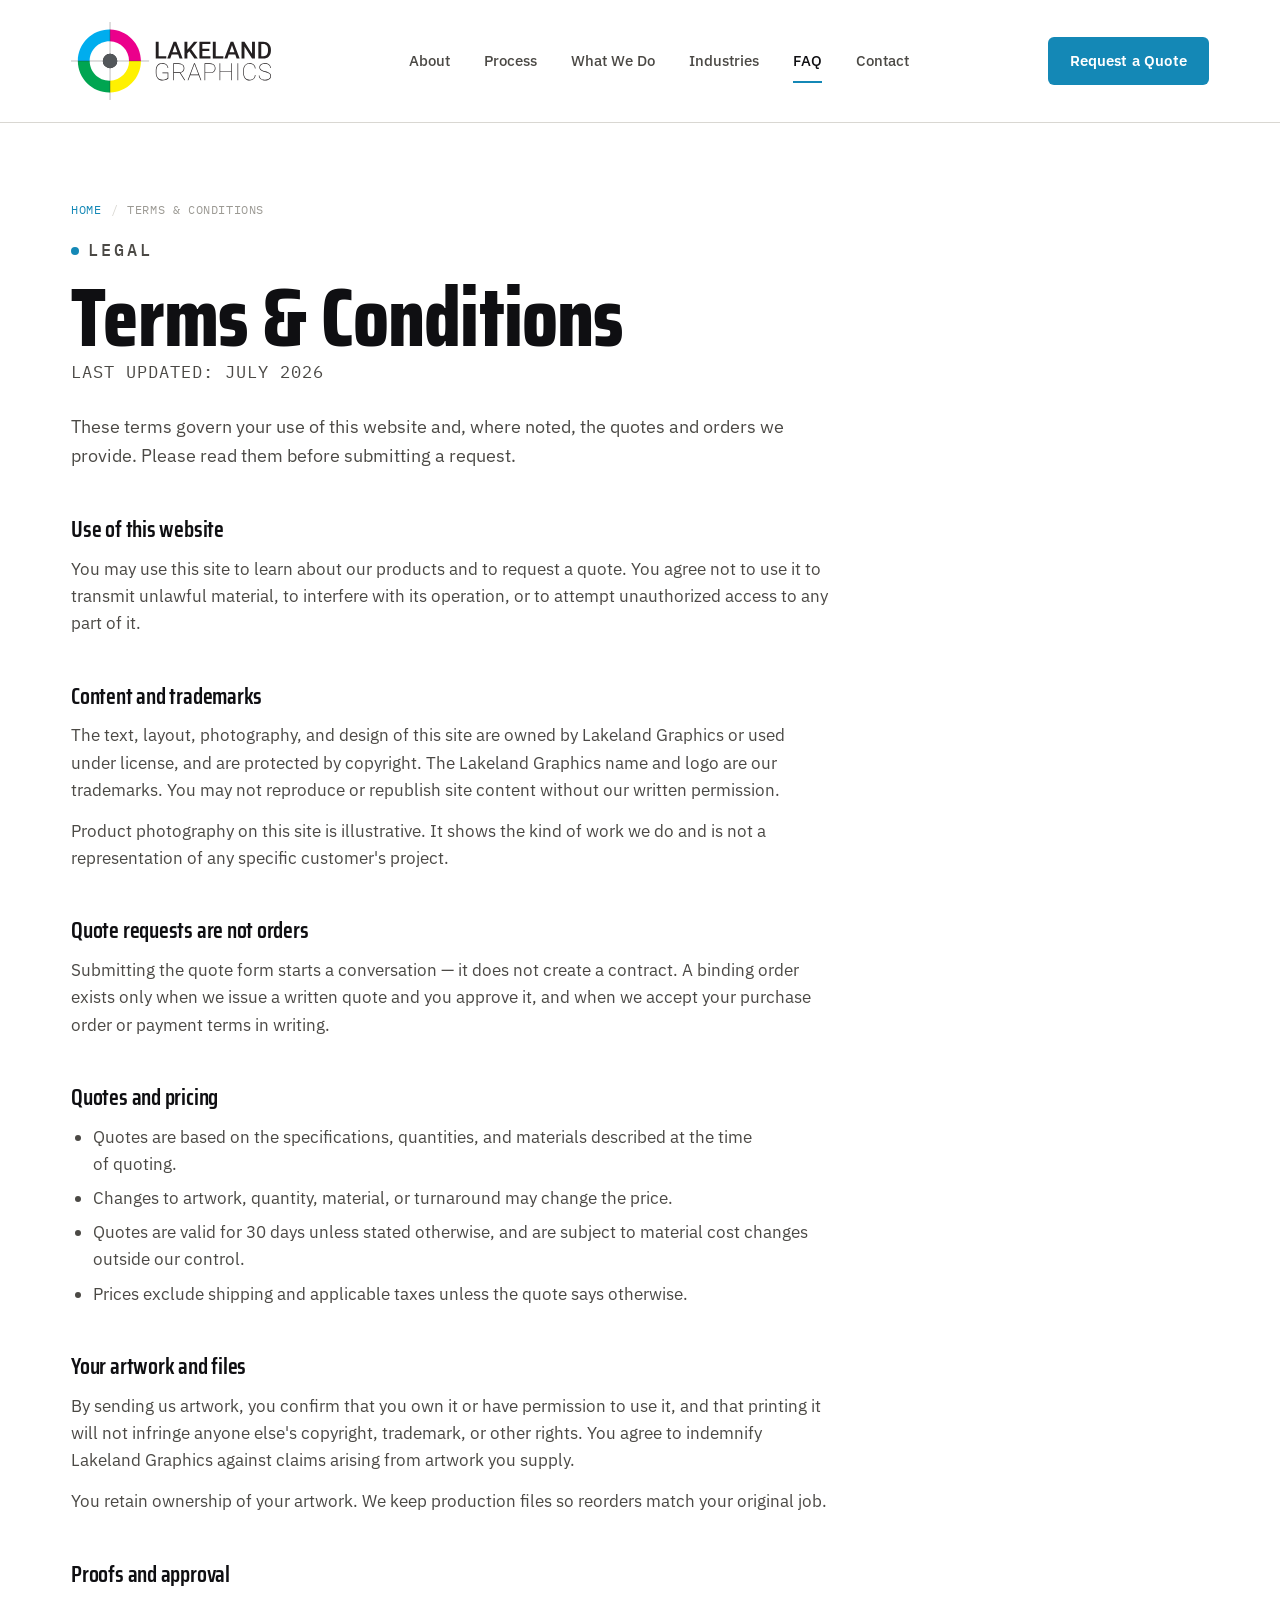
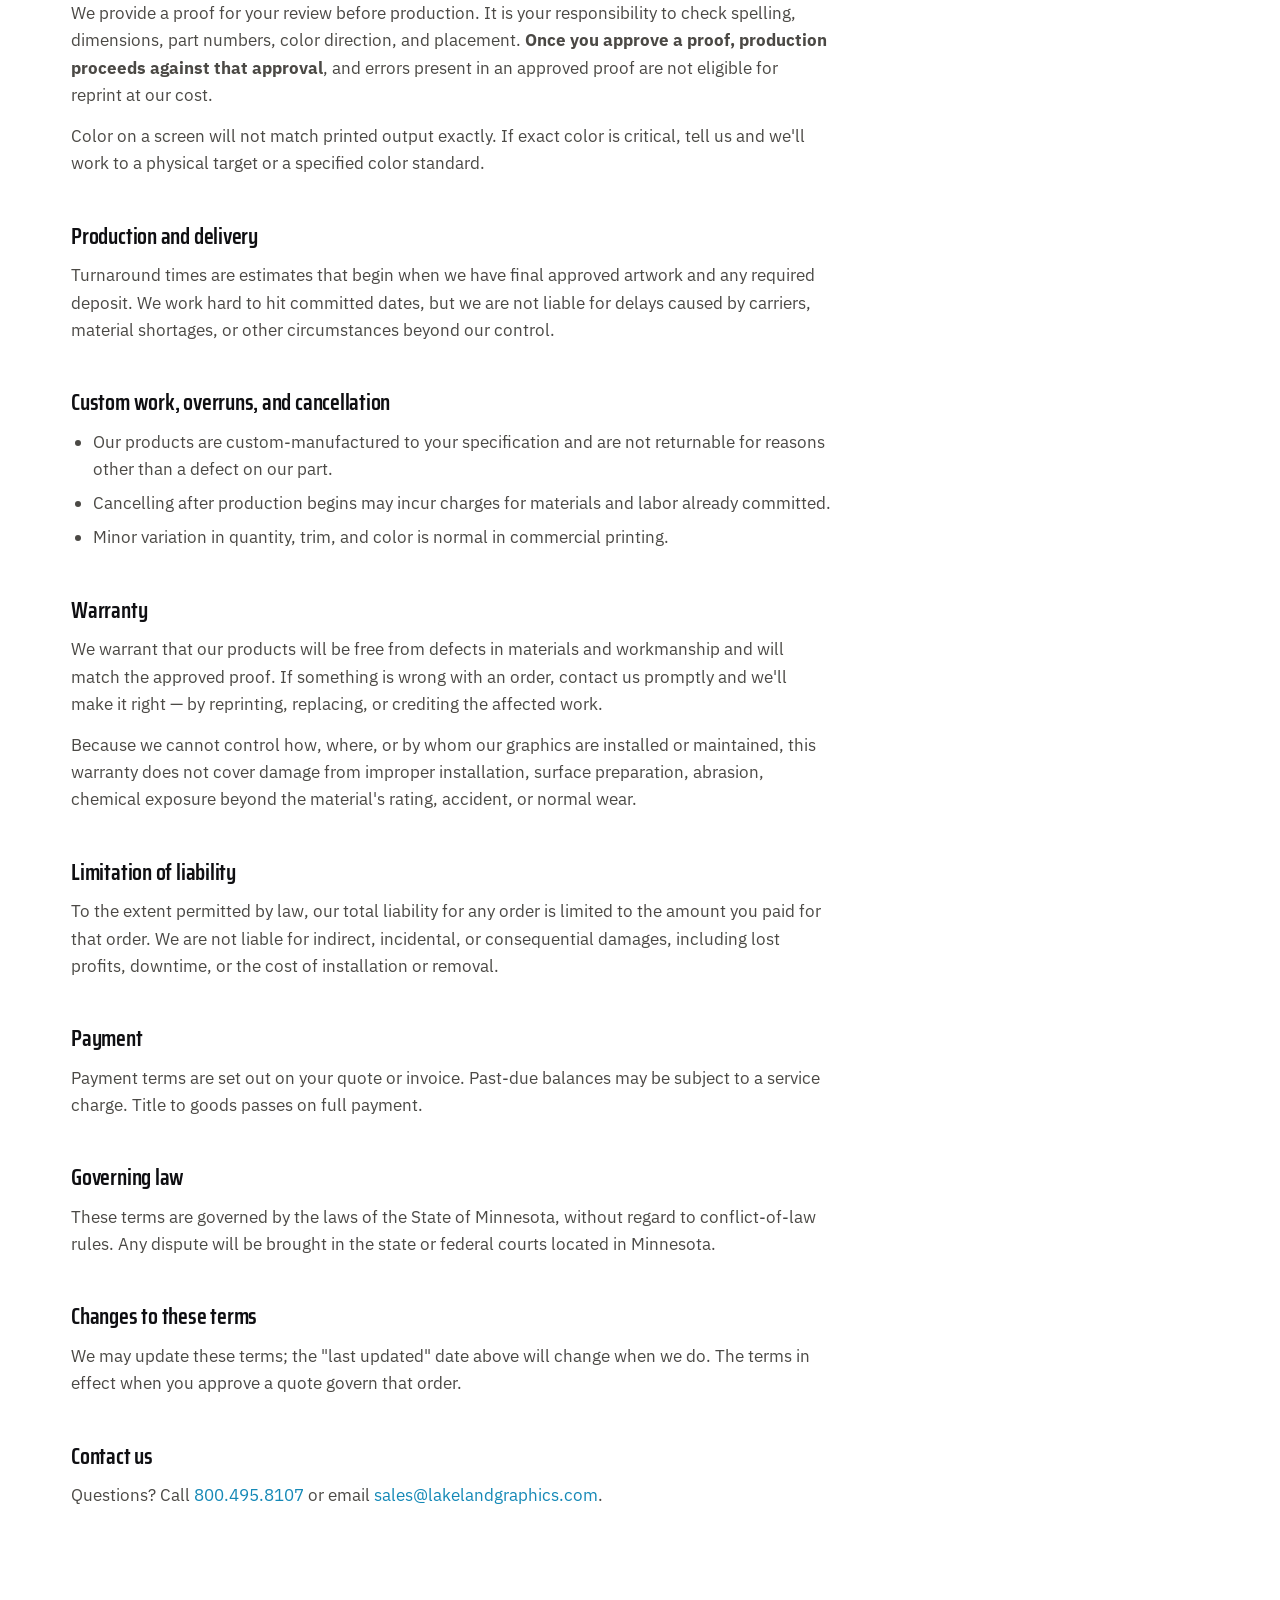
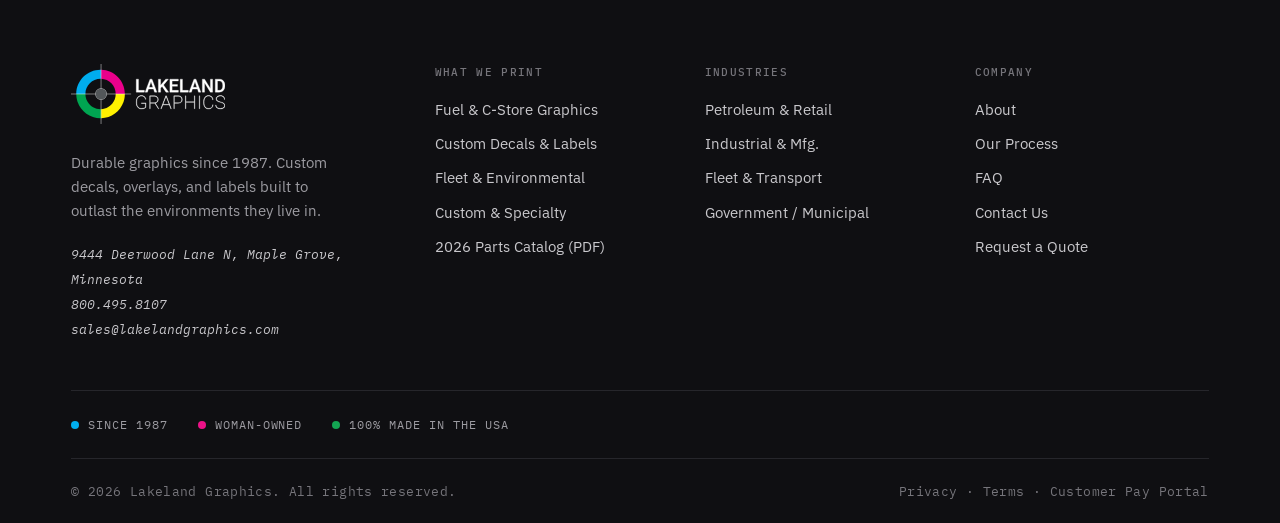
<file: terms.html>
<!DOCTYPE html>
<html lang="en">
<head>
<meta charset="UTF-8">
<meta name="viewport" content="width=device-width, initial-scale=1.0">
<title>Terms &amp; Conditions — Lakeland Graphics</title>
<link rel="icon" type="image/svg+xml" href="assets/favicon.svg">
<link rel="stylesheet" href="assets/styles.css">
<link rel="stylesheet" href="assets/pages.css">
<meta name="description" content="Lakeland Graphics terms of service.">
<link rel="canonical" href="https://lakelandgraphics.com/terms.html">
<meta property="og:type" content="website">
<meta property="og:site_name" content="Lakeland Graphics">
<meta property="og:title" content="Terms &amp; Conditions — Lakeland Graphics">
<meta property="og:description" content="Lakeland Graphics terms of service.">
<meta property="og:url" content="https://lakelandgraphics.com/terms.html">
<meta property="og:image" content="https://lakelandgraphics.com/assets/hero-print.jpg">
<meta name="twitter:card" content="summary_large_image">
<meta name="twitter:title" content="Terms &amp; Conditions — Lakeland Graphics">
<meta name="twitter:description" content="Lakeland Graphics terms of service.">
<meta name="twitter:image" content="https://lakelandgraphics.com/assets/hero-print.jpg">
<style>
.legal{max-width:760px;}
.legal .eyebrow{margin-bottom:14px;}
.legal__meta{font-family:var(--mono);font-size:12px;letter-spacing:.06em;text-transform:uppercase;color:var(--wg500);margin:18px 0 0;}
.legal h3{font-family:var(--display);font-size:23px;font-weight:600;line-height:1.25;margin:44px 0 12px;}
.legal h4{font-family:var(--display);font-size:17px;font-weight:600;margin:26px 0 8px;}
.legal p,.legal li{font-size:16.5px;line-height:1.65;color:var(--wg700);text-wrap:pretty;}
.legal p{margin:0 0 14px;}
.legal ul{margin:0 0 16px;padding-left:22px;display:flex;flex-direction:column;gap:7px;}
.legal a{color:var(--accent);}
</style>
<script>(function(){var d=document.documentElement;d.className+=' js';d.setAttribute('data-accent','cyan');})();</script>
<script type="application/ld+json">
{"@context": "https://schema.org", "@type": "BreadcrumbList", "itemListElement": [{"@type": "ListItem", "position": 1, "name": "Home", "item": "https://lakelandgraphics.com/"}, {"@type": "ListItem", "position": 2, "name": "Terms & Conditions", "item": "https://lakelandgraphics.com/terms.html"}]}
</script>
</head>
<body data-page="terms">

<!-- ============ HEADER ============ -->
<header class="header">
  <div class="wrap header__bar">
    <a class="logo logo--sm" href="index.html" aria-label="Lakeland Graphics home"><img class="logo__img" src="assets/logo.svg" alt="Lakeland Graphics" width="1354" height="529" decoding="async"></a>
    <nav class="nav">
      <a href="about.html">About</a>
      <a href="process.html">Process</a>
      <a href="index.html#work">What We Do</a>
      <a href="industries.html">Industries</a>
      <a href="faq.html" class="is-active">FAQ</a>
      <a href="contact.html">Contact</a>
    </nav>
    <div class="header__cta">
      <a class="btn btn--primary" href="quote.html">Request a Quote</a>
      <button class="menu-btn" id="menuBtn" aria-label="Open menu">
        <svg viewBox="0 0 24 24" fill="none" stroke="currentColor" stroke-width="2"><path d="M3 6h18M3 12h18M3 18h18"/></svg>
      </button>
    </div>
  </div>
  <nav class="mobile-nav" id="mobileNav">
    <a href="about.html">About</a>
    <a href="process.html">Process</a>
    <a href="index.html#work">What We Do</a>
    <a href="industries.html">Industries</a>
    <a href="faq.html">FAQ</a>
    <a href="contact.html">Contact</a>
    <a class="btn btn--primary btn--lg" href="quote.html">Request a Quote</a>
  </nav>
</header>

<main>

<section class="section wrap">
  <div class="legal">
    <nav class="crumbs reveal"><a href="index.html">Home</a><span>/</span>Terms &amp; Conditions</nav>
    <p class="eyebrow reveal d1 editable" style="margin-top:18px">Legal</p>
    <h1 class="h1 reveal d1 editable">Terms &amp; Conditions</h1>
    <p class="legal__meta reveal d2 editable">Last updated: July 2026</p>

    <div class="reveal d2">
      <p class="editable" style="font-size:18px;margin-top:26px">These terms govern your use of this website and, where noted, the quotes and orders we provide. Please read them before submitting a request.</p>

      <h3 class="editable">Use of this website</h3>
      <p class="editable">You may use this site to learn about our products and to request a quote. You agree not to use it to transmit unlawful material, to interfere with its operation, or to attempt unauthorized access to any part of it.</p>

      <h3 class="editable">Content and trademarks</h3>
      <p class="editable">The text, layout, photography, and design of this site are owned by Lakeland Graphics or used under license, and are protected by copyright. The Lakeland Graphics name and logo are our trademarks. You may not reproduce or republish site content without our written permission.</p>
      <p class="editable">Product photography on this site is illustrative. It shows the kind of work we do and is not a representation of any specific customer's project.</p>

      <h3 class="editable">Quote requests are not orders</h3>
      <p class="editable">Submitting the quote form starts a conversation — it does not create a contract. A binding order exists only when we issue a written quote and you approve it, and when we accept your purchase order or payment terms in writing.</p>

      <h3 class="editable">Quotes and pricing</h3>
      <ul>
        <li class="editable">Quotes are based on the specifications, quantities, and materials described at the time of quoting.</li>
        <li class="editable">Changes to artwork, quantity, material, or turnaround may change the price.</li>
        <li class="editable">Quotes are valid for 30 days unless stated otherwise, and are subject to material cost changes outside our control.</li>
        <li class="editable">Prices exclude shipping and applicable taxes unless the quote says otherwise.</li>
      </ul>

      <h3 class="editable">Your artwork and files</h3>
      <p class="editable">By sending us artwork, you confirm that you own it or have permission to use it, and that printing it will not infringe anyone else's copyright, trademark, or other rights. You agree to indemnify Lakeland Graphics against claims arising from artwork you supply.</p>
      <p class="editable">You retain ownership of your artwork. We keep production files so reorders match your original job.</p>

      <h3 class="editable">Proofs and approval</h3>
      <p class="editable">We provide a proof for your review before production. It is your responsibility to check spelling, dimensions, part numbers, color direction, and placement. <b>Once you approve a proof, production proceeds against that approval</b>, and errors present in an approved proof are not eligible for reprint at our cost.</p>
      <p class="editable">Color on a screen will not match printed output exactly. If exact color is critical, tell us and we'll work to a physical target or a specified color standard.</p>

      <h3 class="editable">Production and delivery</h3>
      <p class="editable">Turnaround times are estimates that begin when we have final approved artwork and any required deposit. We work hard to hit committed dates, but we are not liable for delays caused by carriers, material shortages, or other circumstances beyond our control.</p>

      <h3 class="editable">Custom work, overruns, and cancellation</h3>
      <ul>
        <li class="editable">Our products are custom-manufactured to your specification and are not returnable for reasons other than a defect on our part.</li>
        <li class="editable">Cancelling after production begins may incur charges for materials and labor already committed.</li>
        <li class="editable">Minor variation in quantity, trim, and color is normal in commercial printing.</li>
      </ul>

      <h3 class="editable">Warranty</h3>
      <p class="editable">We warrant that our products will be free from defects in materials and workmanship and will match the approved proof. If something is wrong with an order, contact us promptly and we'll make it right — by reprinting, replacing, or crediting the affected work.</p>
      <p class="editable">Because we cannot control how, where, or by whom our graphics are installed or maintained, this warranty does not cover damage from improper installation, surface preparation, abrasion, chemical exposure beyond the material's rating, accident, or normal wear.</p>

      <h3 class="editable">Limitation of liability</h3>
      <p class="editable">To the extent permitted by law, our total liability for any order is limited to the amount you paid for that order. We are not liable for indirect, incidental, or consequential damages, including lost profits, downtime, or the cost of installation or removal.</p>

      <h3 class="editable">Payment</h3>
      <p class="editable">Payment terms are set out on your quote or invoice. Past-due balances may be subject to a service charge. Title to goods passes on full payment.</p>

      <h3 class="editable">Governing law</h3>
      <p class="editable">These terms are governed by the laws of the State of Minnesota, without regard to conflict-of-law rules. Any dispute will be brought in the state or federal courts located in Minnesota.</p>

      <h3 class="editable">Changes to these terms</h3>
      <p class="editable">We may update these terms; the "last updated" date above will change when we do. The terms in effect when you approve a quote govern that order.</p>

      <h3 class="editable">Contact us</h3>
      <p class="editable">Questions? Call <a href="tel:8004958107">800.495.8107</a> or email <a href="mailto:sales@lakelandgraphics.com">sales@lakelandgraphics.com</a>.</p>
    </div>
  </div>
</section>

</main>

<footer class="footer">
  <div class="wrap">
    <div class="footer__top">
      <div class="footer__brand">
        <a class="logo" href="index.html" aria-label="Lakeland Graphics home"><img class="logo__img" src="assets/logo-white.svg" alt="Lakeland Graphics" width="1354" height="529" decoding="async" loading="lazy"></a>
        <p class="body">Durable graphics since 1987. Custom decals, overlays, and labels built to outlast the environments they live in.</p>
        <address class="footer__contact">
          9444 Deerwood Lane N, Maple Grove, Minnesota<br>
          <a href="tel:8004958107">800.495.8107</a><br>
          <a href="mailto:sales@lakelandgraphics.com">sales@lakelandgraphics.com</a>
        </address>
      </div>
      <div>
        <h5>What we print</h5>
        <div class="footer__links">
          <a href="fuel.html">Fuel &amp; C-Store Graphics</a>
          <a href="decals.html">Custom Decals &amp; Labels</a>
          <a href="fleet.html">Fleet &amp; Environmental</a>
          <a href="specialty.html">Custom &amp; Specialty</a>
          <a href="assets/lakeland-graphics-2026-catalog.pdf" target="_blank" rel="noopener">2026 Parts Catalog (PDF)</a>
        </div>
      </div>
      <div>
        <h5>Industries</h5>
        <div class="footer__links">
          <a href="industries.html#petroleum">Petroleum &amp; Retail</a>
          <a href="industries.html#industrial">Industrial &amp; Mfg.</a>
          <a href="industries.html#fleet">Fleet &amp; Transport</a>
          <a href="industries.html#government">Government / Municipal</a>
        </div>
      </div>
      <div>
        <h5>Company</h5>
        <div class="footer__links">
          <a href="about.html">About</a>
          <a href="process.html">Our Process</a>
          <a href="faq.html">FAQ</a>
          <a href="contact.html">Contact Us</a>
          <a href="quote.html">Request a Quote</a>
        </div>
      </div>
    </div>
    <div class="footer__values">
      <span class="v">Since 1987</span>
      <span class="v">Woman-owned</span>
      <span class="v">100% Made in the USA</span>
    </div>
    <div class="footer__bottom">
      <span>© 2026 Lakeland Graphics. All rights reserved.</span>
      <span><a href="privacy.html">Privacy</a> · <a href="terms.html">Terms</a> · <a href="https://connect.ebizcharge.net/lakelandgraphics" target="_blank" rel="noopener">Customer Pay Portal</a></span>
    </div>
  </div>
</footer>

<script src="assets/site.js"></script>
</body>
</html>
</file>
<file: assets/styles.css>
/* ============================================================
   LAKELAND GRAPHICS — Website concept
   Shared design system
   ============================================================ */

/* ---------- Fonts ---------- */
@import url('https://fonts.googleapis.com/css2?family=Saira+Condensed:wght@400;500;600;700;800&family=IBM+Plex+Sans:wght@400;500;600;700&family=IBM+Plex+Mono:wght@400;500;600&display=swap');

/* ---------- Tokens ---------- */
:root{
  /* Surface neutrals */
  --ink:#0F0F12;
  --white:#FFFFFF;
  --wg100:#F5F4F1;
  --wg200:#EDEBE6;
  --wg300:#D9D7D2;
  --wg500:#9C9A94;
  --wg700:#4B4945;

  /* CMYK brand colors */
  --cyan:#1FA8DE;
  --magenta:#E5197F;
  --yellow:#F5D013;
  --green:#3DAE47;
  --slate:#5A5A5E;

  /* Live logo colors (slightly brighter, true to mark) */
  --lg-cyan:#00AEEF;
  --lg-magenta:#EC1187;
  --lg-yellow:#FFE000;
  --lg-green:#13A452;

  /* Accent (togglable: magenta default) */
  --accent:#E5197F;
  --accent-press:#C2126A;
  --accent-soft:#FCE6F0;
  --on-accent:#FFFFFF;

  /* Type */
  --display:"Saira Condensed", "Arial Narrow", sans-serif;
  --body:"IBM Plex Sans", system-ui, sans-serif;
  --mono:"IBM Plex Mono", ui-monospace, monospace;

  /* Layout */
  --maxw:1240px;
  --gutter:clamp(20px, 4vw, 56px);
  --radius:6px;
  --xhair:#18181B;
}

/* Accent = Cyan variant */
[data-accent="cyan"]{
  --accent:#1488B6;
  --accent-press:#0F6E94;
  --accent-soft:#E2F2FA;
  --on-accent:#FFFFFF;
}

/* Accent = Green variant (deepened from logo green for legible white text — passes WCAG AA) */
[data-accent="green"]{
  --accent:#1A7D3B;
  --accent-press:#145E2D;
  --accent-soft:#E3F2E7;
  --on-accent:#FFFFFF;
}

/* ---------- Reset ---------- */
*{box-sizing:border-box;margin:0;padding:0;}
html{scroll-behavior:smooth;-webkit-text-size-adjust:100%;}
body{
  font-family:var(--body);
  color:var(--ink);
  background:var(--white);
  font-size:17px;
  line-height:1.6;
  -webkit-font-smoothing:antialiased;
  text-rendering:optimizeLegibility;
}
img{display:block;max-width:100%;}
a{color:inherit;text-decoration:none;}
button{font-family:inherit;cursor:pointer;border:none;background:none;}
::selection{background:var(--accent);color:var(--on-accent);}

/* ---------- Typography ---------- */
h1,h2,h3,h4{font-family:var(--display);font-weight:700;line-height:1.04;letter-spacing:-0.01em;text-wrap:balance;}
.h1{font-size:clamp(48px,7vw,82px);font-weight:800;line-height:0.98;}
.h2{font-size:clamp(34px,4.6vw,54px);font-weight:700;line-height:1.02;}
.h3{font-size:clamp(22px,2.4vw,28px);font-weight:600;line-height:1.12;}
.h4{font-size:20px;font-weight:600;line-height:1.2;}

.lead{font-size:clamp(18px,2vw,21px);line-height:1.5;color:var(--wg700);font-weight:400;}
.body{font-size:17px;line-height:1.62;color:var(--wg700);}
.small{font-size:14px;line-height:1.5;color:var(--wg700);}

.eyebrow{
  font-family:var(--mono);
  font-size:12px;
  font-weight:500;
  letter-spacing:0.18em;
  text-transform:uppercase;
  color:var(--wg700);
  display:inline-flex;
  align-items:center;
  gap:9px;
}
.eyebrow::before{
  content:"";
  width:8px;height:8px;border-radius:50%;
  background:var(--accent);
  flex:none;
}
.eyebrow--plain::before{display:none;}

/* ---------- Layout ---------- */
.wrap{max-width:var(--maxw);margin:0 auto;padding-inline:var(--gutter);}
.section{padding-block:clamp(46px,6vw,78px);}
.section--tight{padding-block:clamp(32px,4vw,54px);}
.band-gray{background:var(--wg100);}
.band-ink{background:var(--ink);color:var(--white);}
.divider{height:1px;background:var(--wg300);border:0;}

/* ============================================================
   LOGO (client's official SVG lockup)
   ============================================================ */
.logo{display:inline-flex;align-items:center;}
.logo__img{display:block;height:46px;width:auto;transition:height .32s cubic-bezier(.4,0,.2,1);}
.logo--sm .logo__img{height:78px;}
.footer .logo__img{height:60px;}

/* ============================================================
   BUTTONS
   ============================================================ */
.btn{
  display:inline-flex;align-items:center;justify-content:center;gap:10px;
  font-family:var(--body);font-weight:600;font-size:15px;letter-spacing:0.01em;
  padding:14px 26px;border-radius:var(--radius);
  transition:transform .15s ease, background .2s ease, color .2s ease, box-shadow .2s ease;
  white-space:nowrap;min-height:48px;
}
.btn svg{width:16px;height:16px;}
.btn:active{transform:translateY(1px);}
.btn--primary{background:var(--accent);color:var(--on-accent);}
.btn--primary:hover{background:var(--accent-press);}
.btn--dark{background:var(--ink);color:var(--white);}
.btn--dark:hover{background:#2a2a30;}
.btn--ghost{background:transparent;color:var(--ink);box-shadow:inset 0 0 0 1.5px var(--ink);}
.btn--ghost:hover{background:var(--ink);color:var(--white);}
.band-ink .btn--ghost{color:var(--white);box-shadow:inset 0 0 0 1.5px rgba(255,255,255,.5);}
.band-ink .btn--ghost:hover{background:var(--white);color:var(--ink);}
.btn--lg{padding:17px 32px;font-size:16px;min-height:54px;}

.arrowlink{
  display:inline-flex;align-items:center;gap:8px;
  font-family:var(--mono);font-size:13px;font-weight:500;letter-spacing:0.04em;
  color:var(--ink);text-transform:uppercase;
}
.arrowlink .arw{transition:transform .2s ease;}
.arrowlink:hover .arw{transform:translateX(5px);}
.arrowlink:hover{color:var(--accent);}

/* ============================================================
   HEADER / NAV
   ============================================================ */
.header{
  position:sticky;top:0;z-index:50;
  background:rgba(255,255,255,.88);
  backdrop-filter:saturate(140%) blur(10px);
  border-bottom:1px solid var(--wg300);
}
.header__bar{display:flex;align-items:center;justify-content:space-between;height:122px;transition:height .32s cubic-bezier(.4,0,.2,1);}
/* Shrink-on-scroll: compact header once the user leaves the top of the page */
.header.is-scrolled .header__bar{height:76px;}
.header.is-scrolled .logo--sm .logo__img{height:48px;}
.nav{display:flex;align-items:center;gap:34px;}
.nav a{
  font-size:15px;font-weight:500;color:var(--wg700);white-space:nowrap;
  position:relative;padding:4px 0;transition:color .18s ease;
}
.nav a:hover,.nav a.is-active{color:var(--ink);}
.nav a.is-active::after{
  content:"";position:absolute;left:0;right:0;bottom:-6px;height:2px;background:var(--accent);
}
.header__cta{display:flex;align-items:center;gap:18px;}
.header__cta .btn{padding:12px 22px;font-size:14.5px;min-height:46px;}
.menu-btn{display:none;position:relative;z-index:60;width:46px;height:46px;border-radius:var(--radius);align-items:center;justify-content:center;color:var(--ink);}
.menu-btn svg{display:none;}
/* CSS-drawn hamburger that morphs to an X */
.menu-btn .burger{position:relative;width:22px;height:16px;}
.menu-btn .burger span{position:absolute;left:0;width:100%;height:2.5px;border-radius:2px;background:currentColor;transition:transform .3s cubic-bezier(.4,0,.2,1),opacity .2s ease;}
.menu-btn .burger span:nth-child(1){top:0;}
.menu-btn .burger span:nth-child(2){top:50%;transform:translateY(-50%);}
.menu-btn .burger span:nth-child(3){bottom:0;}
.menu-btn.is-open .burger span:nth-child(1){top:50%;transform:translateY(-50%) rotate(45deg);}
.menu-btn.is-open .burger span:nth-child(2){opacity:0;}
.menu-btn.is-open .burger span:nth-child(3){bottom:auto;top:50%;transform:translateY(-50%) rotate(-45deg);}

/* mobile nav */
.mobile-nav{display:none;}
.nav-backdrop{display:none;}

/* ============================================================
   REGISTRATION-MARK DECORATION + HALFTONE
   ============================================================ */
.regframe{position:relative;}
.regframe .reg{position:absolute;width:20px;height:20px;color:var(--ink);opacity:.5;z-index:2;pointer-events:none;}
.reg svg{width:100%;height:100%;}
.reg.tl{top:-10px;left:-10px;}
.reg.tr{top:-10px;right:-10px;}
.reg.bl{bottom:-10px;left:-10px;}
.reg.br{bottom:-10px;right:-10px;}

.halftone{
  background-image:radial-gradient(currentColor 1.4px, transparent 1.6px);
  background-size:11px 11px;
}

/* ============================================================
   IMAGE PLACEHOLDER ("shot")
   ============================================================ */
.shot{
  position:relative;overflow:hidden;
  background:var(--wg100);
  border:1px solid var(--wg300);
  background-image:repeating-linear-gradient(135deg,
     transparent 0 13px, rgba(0,0,0,.022) 13px 14px);
  display:flex;align-items:flex-end;
  min-height:200px;
  color:var(--wg700);
}
.shot__tag{
  font-family:var(--mono);font-size:11px;letter-spacing:0.06em;
  text-transform:uppercase;line-height:1.4;
  padding:12px 14px;color:var(--wg700);
  display:flex;align-items:center;gap:8px;
}
.shot__tag::before{
  content:"";width:7px;height:7px;flex:none;background:var(--accent);border-radius:1px;
}
.shot__center{
  position:absolute;inset:0;display:flex;flex-direction:column;
  align-items:center;justify-content:center;gap:10px;text-align:center;padding:24px;
}
.shot__center .ico{width:34px;height:34px;color:var(--wg500);}
.shot__center .lbl{font-family:var(--mono);font-size:11.5px;letter-spacing:0.08em;text-transform:uppercase;color:var(--wg500);max-width:80%;line-height:1.5;}
.shot--ratio169{aspect-ratio:16/10;}
.shot--mosaic{display:grid;grid-template-columns:1fr 1fr;grid-template-rows:1fr 1fr;gap:3px;background:var(--white);overflow:hidden;align-items:stretch;justify-items:stretch;}
.shot--mosaic figure{position:relative;margin:0;overflow:hidden;min-height:0;}
.shot--mosaic img{position:absolute;inset:0;width:100%;height:100%;object-fit:cover;}
.shot--mosaic figcaption{position:absolute;left:8px;bottom:7px;z-index:2;font-family:var(--mono);font-size:9.5px;letter-spacing:0.08em;text-transform:uppercase;color:#fff;text-shadow:0 1px 4px rgba(0,0,0,.7);}
.shot--mosaic>.shot__tag{position:absolute;left:14px;top:12px;z-index:3;color:#fff;text-shadow:0 1px 4px rgba(0,0,0,.7);}
.shot--square{aspect-ratio:1/1;}
.shot--tall{aspect-ratio:4/5;}

/* real photo inside a shot frame */
.shot--photo{background:none;background-image:none;}
.shot--photo img{position:absolute;inset:0;width:100%;height:100%;object-fit:cover;}
.shot--photo::after{
  content:"";position:absolute;left:0;right:0;bottom:0;height:48%;
  background:linear-gradient(to top, rgba(15,15,18,.62), rgba(15,15,18,0));
  pointer-events:none;
}
.shot--photo .shot__tag{position:relative;z-index:2;color:#fff;}
.shot--photo .shot__tag::before{background:var(--lg-yellow);}

/* color-coded swatch shot for hero (celebrates color) */
.colorstrip{display:grid;grid-template-rows:repeat(4,1fr);height:100%;width:100%;}
.colorstrip > span{position:relative;}

/* ============================================================
   HERO
   ============================================================ */
.hero{padding-top:clamp(36px,4vw,60px);padding-bottom:clamp(40px,5vw,64px);}
.hero__grid{display:grid;grid-template-columns:1.02fr 0.98fr;gap:clamp(32px,5vw,72px);align-items:center;}
.hero__copy{max-width:560px;}
.hero h1{margin:18px 0 0;}
.hero h1 .accentword{color:var(--accent);}
/* Bold = accent colour in display headlines and the pull-quote. Weight is
   inherited so only the colour changes (matching the heavy display type). This
   is the editor accent control: in a headline an editor selects a word and
   clicks Bold to accent it, and again to remove it. Body-copy bold is
   unaffected. Also covers any legacy .accentword spans. */
.h1 strong,.h1 b,.h2 strong,.h2 b,.h3 strong,.h3 b,
h1 strong,h1 b,h2 strong,h2 b,h3 strong,h3 b,
.ab-pull blockquote strong,.ab-pull blockquote b,
.accentword{color:var(--accent);font-weight:inherit;}
.hero .lead{margin-top:22px;max-width:480px;}
.hero .support{margin-top:18px;font-size:15.5px;color:var(--wg700);max-width:480px;}
.hero .support b{color:var(--ink);font-weight:600;}
.hero__cta{display:flex;flex-wrap:wrap;gap:14px;margin-top:30px;}
.hero__visual{position:relative;}
.hero__visual .shot{min-height:clamp(280px,32vw,400px);height:100%;}
/* Hero photo frame */
.hero__photo{position:relative;overflow:hidden;border:1px solid var(--wg300);height:100%;}
.hero__photo img{width:100%;height:100%;object-fit:cover;display:block;min-height:clamp(280px,32vw,400px);}

/* ============================================================
   PROOF STRIP
   ============================================================ */
.proof{border-block:1px solid var(--wg300);background:var(--wg100);}
.proof__inner{display:grid;grid-template-columns:repeat(4,1fr);}
.proof__item{
  padding:26px var(--gutter);
  display:flex;flex-direction:column;gap:6px;
  border-left:1px solid var(--wg300);
}
.proof__item:first-child{border-left:none;}
.proof__k{font-family:var(--display);font-weight:700;font-size:30px;line-height:1;color:var(--ink);}
.proof__v{font-family:var(--mono);font-size:12px;letter-spacing:0.05em;text-transform:uppercase;color:var(--wg700);line-height:1.4;}

/* ============================================================
   SECTION HEADER
   ============================================================ */
.shead{max-width:680px;margin-bottom:clamp(24px,3vw,40px);}
.shead.center{margin-inline:auto;text-align:center;}
.shead h2{margin-top:14px;}
.shead .lead{margin-top:14px;}
.shead--row{display:flex;justify-content:space-between;align-items:flex-end;gap:30px;max-width:none;}

/* ============================================================
   TILE GRID (What We Do)
   ============================================================ */
.tiles{display:grid;grid-template-columns:repeat(4,1fr);gap:clamp(14px,1.4vw,20px);}
.tile{
  display:flex;flex-direction:column;
  background:var(--white);border:1px solid var(--wg300);
  border-radius:var(--radius);overflow:hidden;
  transition:transform .2s ease, box-shadow .2s ease, border-color .2s ease;
}
.tile:hover{transform:translateY(-4px);box-shadow:0 18px 40px -22px rgba(15,15,18,.35);border-color:var(--wg500);}
.tile__bar{height:5px;width:100%;}
.tile .shot{border:none;border-bottom:1px solid var(--wg300);min-height:0;aspect-ratio:16/9;}
.tile__body{padding:16px 18px 20px;display:flex;flex-direction:column;flex:1;gap:8px;}
.tile__body h3{color:var(--ink);font-size:19px;line-height:1.08;}
.tile__body .body{font-size:13.5px;line-height:1.5;flex:1;}
.tile__num{font-family:var(--mono);font-size:11px;letter-spacing:0.08em;color:var(--wg500);text-transform:uppercase;}

/* ============================================================
   PILLARS (Why Lakeland) — big-stat infographic
   ============================================================ */
.pillars{display:grid;grid-template-columns:repeat(4,1fr);gap:clamp(20px,2.5vw,40px);}
.pillar{display:flex;flex-direction:column;gap:10px;padding-top:18px;position:relative;}
.pillar__rule{
  position:absolute;top:0;left:0;width:44px;height:4px;border-radius:2px;
  background:var(--pc,var(--accent));
}
.pillar__fig{
  font-family:var(--display);font-weight:800;color:var(--ink);
  font-size:clamp(26px,3vw,34px);line-height:1.05;letter-spacing:-0.01em;
  display:flex;align-items:flex-end;gap:6px;margin-top:6px;
}
.pillar__approx{font-weight:600;color:var(--wg500);font-size:0.62em;line-height:1;align-self:flex-start;margin-top:0.12em;}
.pillar__sup{font-size:0.46em;font-weight:700;align-self:flex-start;margin-top:0.18em;margin-left:-2px;}
.pillar__unit{
  font-family:var(--mono);font-weight:500;font-size:0.2em;
  letter-spacing:0.1em;text-transform:uppercase;color:var(--wg500);
  line-height:1.1;padding-bottom:0.55em;margin-left:4px;
}
.pillar__n{font-family:var(--mono);font-size:12px;color:var(--wg700);letter-spacing:0.08em;display:inline-flex;align-items:center;gap:8px;margin-top:4px;}
.pillar__dot{width:8px;height:8px;border-radius:2px;flex:none;background:var(--pc,var(--accent));}
.pillar h3{color:var(--ink);margin-top:2px;}
.pillar .body{font-size:15.5px;}

/* ============================================================
   MID CTA BAND
   ============================================================ */
.ctaband{position:relative;overflow:hidden;background:var(--accent);color:var(--on-accent);}
.ctaband .halftone{position:absolute;inset:0;color:rgba(255,255,255,.16);}
.ctaband__inner{position:relative;display:grid;grid-template-columns:1.3fr 1fr;gap:40px;align-items:center;padding-block:clamp(38px,4.5vw,58px);}
.ctaband h2{color:var(--on-accent);}
.ctaband .body{color:rgba(255,255,255,.88);margin-top:14px;max-width:480px;font-size:16.5px;}
.ctaband__act{display:flex;flex-direction:column;gap:16px;align-items:flex-start;}
.ctaband .btn--primary{background:var(--ink);color:#fff;}
.ctaband .btn--primary:hover{background:#000;}
.ctaband__phone{font-family:var(--mono);font-size:14px;letter-spacing:0.04em;color:rgba(255,255,255,.9);}
.ctaband__phone b{font-size:19px;font-weight:600;}

/* ============================================================
   PROCESS STEPS
   ============================================================ */
.steps{position:relative;display:grid;grid-template-columns:repeat(5,1fr);gap:24px;}
.steps::before{
  content:"";position:absolute;top:34px;left:8%;right:8%;height:2px;
  background:repeating-linear-gradient(90deg,var(--wg300) 0 7px, transparent 7px 14px);
  z-index:0;
}
.step{position:relative;z-index:1;display:flex;flex-direction:column;gap:14px;}
.step__top{display:flex;align-items:center;gap:0;}
.step__num{
  font-family:var(--display);font-weight:800;font-size:30px;line-height:1;
  width:66px;height:66px;border-radius:50%;background:var(--white);
  border:2px solid var(--ink);color:var(--ink);
  display:flex;align-items:center;justify-content:center;flex:none;
}
.step__num svg{width:30px;height:30px;stroke-width:1.6;}
.step--first .step__num,.step__num.accent{background:var(--accent);border-color:var(--accent);color:var(--on-accent);}
.step__k{font-family:var(--mono);font-size:11px;letter-spacing:0.1em;text-transform:uppercase;color:var(--wg500);}
.step h3{font-size:21px;color:var(--ink);}
.step .body{font-size:15px;}

/* supporting blocks */
.support-grid{display:grid;grid-template-columns:repeat(2,1fr);gap:clamp(20px,2.4vw,32px);}
.scard{
  background:var(--white);border:1px solid var(--wg300);border-radius:var(--radius);
  padding:30px 32px;display:flex;flex-direction:column;gap:14px;
}
.scard h4{font-size:21px;color:var(--ink);display:flex;align-items:center;gap:11px;}
.scard h4 .dot{width:9px;height:9px;border-radius:2px;flex:none;}
.scard ul{list-style:none;display:flex;flex-direction:column;gap:12px;}
.scard li{position:relative;padding-left:22px;font-size:15px;color:var(--wg700);line-height:1.55;}
.scard li::before{content:"";position:absolute;left:0;top:9px;width:9px;height:9px;border:1.5px solid var(--accent);border-radius:1px;}
.scard li b{color:var(--ink);font-weight:600;}
.scard p{font-size:15px;color:var(--wg700);}

/* ============================================================
   PAGE HERO (inner pages)
   ============================================================ */
.phero{padding-top:clamp(32px,4vw,52px);padding-bottom:clamp(28px,3.5vw,44px);}
.phero__grid{display:grid;grid-template-columns:1.1fr 0.9fr;gap:clamp(30px,4vw,60px);align-items:center;}
.phero h1{margin-top:16px;font-size:clamp(40px,6vw,68px);}
.phero .lead{margin-top:18px;max-width:460px;}
.phero__visual .shot{min-height:clamp(220px,23vw,300px);height:100%;}
.crumbs{font-family:var(--mono);font-size:12px;letter-spacing:0.05em;text-transform:uppercase;color:var(--wg500);display:flex;gap:9px;align-items:center;}
.crumbs a:hover{color:var(--accent);}
.crumbs span{color:var(--wg300);}

/* ============================================================
   FOOTER
   ============================================================ */
.footer{background:var(--ink);color:#C9C8CC;}
.footer__top{display:grid;grid-template-columns:1.4fr 1fr 1fr 1fr;gap:36px;padding-block:64px 48px;}
.footer__brand .body{color:#9C9BA1;font-size:15px;margin-top:18px;max-width:280px;}
.footer__contact{margin-top:20px;font-family:var(--mono);font-size:13px;line-height:1.9;color:#C9C8CC;}
.footer__contact a:hover{color:#fff;}
.footer h5{font-family:var(--mono);font-size:11px;letter-spacing:0.12em;text-transform:uppercase;color:#76757B;margin-bottom:16px;font-weight:500;}
.footer__links{display:flex;flex-direction:column;gap:11px;}
.footer__links a{font-size:14.5px;color:#C9C8CC;transition:color .15s ease;}
.footer__links a:hover{color:#fff;}
.footer__values{
  display:flex;gap:30px;flex-wrap:wrap;align-items:center;
  padding-block:24px;border-top:1px solid #26262B;
  font-family:var(--mono);font-size:12px;letter-spacing:0.08em;text-transform:uppercase;color:#9C9BA1;
}
.footer__values .v{display:flex;align-items:center;gap:9px;}
.footer__values .v::before{content:"";width:8px;height:8px;border-radius:50%;}
.footer__values .v:nth-child(1)::before{background:var(--lg-cyan);}
.footer__values .v:nth-child(2)::before{background:var(--lg-magenta);}
.footer__values .v:nth-child(3)::before{background:var(--lg-green);}
.footer__bottom{display:flex;justify-content:space-between;gap:20px;flex-wrap:wrap;padding-block:22px;border-top:1px solid #26262B;font-size:12.5px;color:#76757B;font-family:var(--mono);letter-spacing:0.03em;}
.footer__bottom a:hover{color:#fff;}

/* ============================================================
   ENTRANCE ANIMATION
   Transform-only (opacity always 1) so content is NEVER hidden,
   even if a capture harness freezes animations at frame 0.
   ============================================================ */
@media (prefers-reduced-motion:no-preference){
  .js .reveal.in{animation:lg-rise .6s cubic-bezier(.2,.7,.2,1) both;}
  .js .reveal.in.d1{animation-delay:.07s;}
  .js .reveal.in.d2{animation-delay:.14s;}
  .js .reveal.in.d3{animation-delay:.21s;}
  .js .reveal.in.d4{animation-delay:.28s;}
}
@keyframes lg-rise{from{transform:translateY(22px);}to{transform:translateY(0);}}

/* ============================================================
   RESPONSIVE
   ============================================================ */
/* Six nav links + logo + CTA don't fit at 34px gaps on tablets: the flex row
   squeezes the logo instead (down to ~50px wide at 769px) and the three pieces
   butt up against each other. Tighter gaps + a guaranteed 16px between them
   keep the logo about as large as it was with five links. */
@media (max-width:1024px){
  .header__bar{gap:16px;}
  .nav{gap:24px;}
}
@media (max-width:900px){
  .nav{gap:16px;}
  .nav a{font-size:14px;}
}
@media (max-width:1024px){
  .hero__grid{grid-template-columns:1fr;}
  .hero__visual{order:-1;}
  .phero__grid{grid-template-columns:1fr;}
  .tiles{grid-template-columns:repeat(2,1fr);}
  .pillars{grid-template-columns:repeat(2,1fr);gap:34px 30px;}
  .steps{grid-template-columns:repeat(2,1fr);gap:38px 26px;}
  .steps::before{display:none;}
  .ctaband__inner{grid-template-columns:1fr;gap:28px;}
  .footer__top{grid-template-columns:1fr 1fr;gap:36px 24px;}
}
@media (max-width:768px){
  .nav{display:none;}
  .menu-btn{display:flex;}
  .header__cta .btn{padding:11px 18px;font-size:14px;min-height:44px;}
  /* Tame the landing logo + header on small screens */
  .header__bar{height:84px;}
  .logo--sm .logo__img{height:50px;}
  .header.is-scrolled .header__bar{height:66px;}
  .header.is-scrolled .logo--sm .logo__img{height:42px;}
  .tiles{grid-template-columns:1fr;}
  .proof__inner{grid-template-columns:1fr 1fr;}
  .proof__item:nth-child(1),.proof__item:nth-child(2){border-bottom:1px solid var(--wg300);}
  .proof__item:nth-child(odd){border-left:none;}
  .pillars{grid-template-columns:1fr;}
  .steps{grid-template-columns:1fr;}
  .support-grid{grid-template-columns:1fr;}
  .shead--row{flex-direction:column;align-items:flex-start;}
  .footer__top{grid-template-columns:1fr;gap:30px;}
  .mobile-nav{display:flex;}
  .mobile-nav.open{transform:translateX(0);}
  .nav-backdrop{display:block;}
}

/* mobile drawer */
.nav-backdrop{position:fixed;inset:0;z-index:48;background:rgba(15,18,20,.42);opacity:0;pointer-events:none;transition:opacity .3s ease;}
.nav-backdrop.open{opacity:1;pointer-events:auto;}
.mobile-nav{
  position:fixed;top:var(--nav-top,84px);right:0;bottom:0;
  width:min(360px,86vw);z-index:49;background:var(--white);
  padding:26px var(--gutter) calc(26px + env(safe-area-inset-bottom));
  flex-direction:column;gap:2px;overflow-y:auto;
  box-shadow:-18px 0 50px rgba(15,18,20,.16);
  transform:translateX(105%);transition:transform .34s cubic-bezier(.4,0,.2,1);
}
.mobile-nav a{
  display:flex;align-items:center;justify-content:space-between;
  padding:17px 2px;font-family:var(--display);font-size:24px;font-weight:600;
  color:var(--ink);border-bottom:1px solid var(--wg300);
}
.mobile-nav a::after{content:"\2192";color:var(--accent);font-size:19px;opacity:.7;}
.mobile-nav .btn{margin-top:24px;justify-content:center;}
.mobile-nav .btn::after{content:none;}

/* ============================================================
   MOBILE: photo frames must not force horizontal overflow
   ------------------------------------------------------------
   A .shot has BOTH an aspect-ratio and a min-height. Inside a grid
   item, that min-height transfers into an automatic minimum WIDTH
   (min-height x 16/10) — e.g. 230px tall implies 368px wide, which is
   wider than the ~335px of content a phone has. The frame then pushed
   the whole grid (and the page) sideways.
   Once the frame is full-width the aspect ratio already gives it plenty
   of height, so the min-height is only ever doing harm here.
   NOTE: keep these overrides in the same file as the rule they beat —
   styles.css / pages.css / catalog.css load in that order.
   ============================================================ */
@media (max-width:900px){
  .hero__visual .shot,
  .phero__visual .shot{min-height:0;}
}
</file>
<file: assets/pages.css>
/* ============================================================
   LAKELAND GRAPHICS — page-specific styles
   About · Request a Quote · FAQ
   Layered on top of styles.css
   ============================================================ */

/* ---------- shared inner-page bits ---------- */
.prose p{font-size:17px;line-height:1.62;color:var(--wg700);}
.prose p + p{margin-top:16px;}
.prose b,.prose strong{color:var(--ink);font-weight:600;}

.badges{display:flex;flex-wrap:wrap;gap:10px;}
.badge{
  display:inline-flex;align-items:center;gap:9px;
  font-family:var(--mono);font-size:12px;letter-spacing:0.06em;text-transform:uppercase;
  color:var(--wg700);background:var(--white);
  border:1px solid var(--wg300);border-radius:100px;padding:9px 15px;
}
.badge::before{content:"";width:8px;height:8px;border-radius:50%;flex:none;background:var(--accent);}
.badge--c::before{background:var(--lg-cyan);}
.badge--m::before{background:var(--lg-magenta);}
.badge--g::before{background:var(--lg-green);}

/* section number tag used down the left of magazine sections */
.secmark{
  font-family:var(--mono);font-size:12px;letter-spacing:0.08em;text-transform:uppercase;
  color:var(--wg500);display:flex;align-items:center;gap:9px;
}
.secmark::before{content:"";width:26px;height:2px;background:var(--accent);flex:none;}

/* ============================================================
   ABOUT PAGE
   Three layout variants driven by [data-about] on <main>.
   Base markup stays identical; CSS rearranges it.
   ============================================================ */

/* --- opening --- */
.ab-open{padding-top:clamp(30px,3.5vw,48px);padding-bottom:clamp(30px,4vw,48px);}
.ab-open__grid{display:grid;gap:clamp(32px,5vw,64px);align-items:center;}
.ab-open h1{font-size:clamp(42px,6.2vw,74px);margin-top:16px;}
.ab-open h1 .accentword{color:var(--accent);}
.ab-open .lead{margin-top:22px;max-width:520px;}
.ab-open .prose{margin-top:20px;max-width:520px;}
.ab-open__badges{margin-top:28px;}
.ab-open__cta{margin-top:30px;display:flex;flex-wrap:wrap;gap:14px;}
.ab-open__visual{position:relative;}
.ab-open__visual .shot{height:100%;min-height:clamp(260px,28vw,360px);}

/* --- feature row (craft / who we serve) --- */
.ab-row{padding-block:clamp(38px,5vw,64px);}
.ab-row__grid{display:grid;grid-template-columns:1fr 1fr;gap:clamp(32px,5vw,72px);align-items:center;}
.ab-row__copy{max-width:520px;}
.ab-row h2{margin-top:14px;}
.ab-row .prose{margin-top:18px;}
.ab-row__visual{position:relative;}
.ab-row__visual .shot{min-height:clamp(240px,25vw,320px);height:100%;}

/* markets chips inside "who we serve" */
.markets{display:flex;flex-wrap:wrap;gap:10px;margin-top:26px;}
.market{
  font-family:var(--mono);font-size:12px;letter-spacing:0.04em;
  color:var(--wg700);border:1px solid var(--wg300);border-radius:var(--radius);
  padding:10px 14px;background:var(--white);display:inline-flex;align-items:center;gap:9px;
  transition:border-color .18s ease,color .18s ease;
}
.market:hover{border-color:var(--accent);color:var(--ink);}
.market i{width:7px;height:7px;border-radius:1px;flex:none;background:var(--pc,var(--accent));}

/* pull statement */
.ab-pull{padding-block:clamp(26px,3.5vw,44px);}
.ab-pull__inner{max-width:940px;margin-inline:auto;text-align:center;}
.ab-pull blockquote{
  font-family:var(--display);font-weight:700;letter-spacing:-0.01em;line-height:1.06;
  font-size:clamp(30px,4.4vw,50px);color:var(--ink);text-wrap:balance;
}
.ab-pull blockquote .accentword{color:var(--accent);}
.ab-pull__by{margin-top:20px;}

/* -------- VARIANT A: EDITORIAL (default) -------- */
[data-about="editorial"] .ab-open__grid{grid-template-columns:1.06fr 0.94fr;}
[data-about="editorial"] .ab-row:nth-of-type(even) .ab-row__visual{order:-1;}

/* -------- VARIANT B: CENTERED / MINIMAL -------- */
[data-about="centered"] .ab-open__grid{
  grid-template-columns:1fr;text-align:center;justify-items:center;max-width:760px;margin-inline:auto;
}
[data-about="centered"] .ab-open .lead,
[data-about="centered"] .ab-open .prose{margin-inline:auto;}
[data-about="centered"] .ab-open__badges,
[data-about="centered"] .ab-open__cta{justify-content:center;}
[data-about="centered"] .ab-open .eyebrow{justify-content:center;}
[data-about="centered"] .ab-open__visual{width:100%;margin-top:8px;}
[data-about="centered"] .ab-open__visual .shot{min-height:clamp(300px,34vw,420px);aspect-ratio:21/9;}
[data-about="centered"] .ab-row__grid{
  grid-template-columns:1fr;max-width:720px;margin-inline:auto;text-align:center;justify-items:center;
}
[data-about="centered"] .ab-row .secmark{justify-content:center;}
[data-about="centered"] .ab-row .prose{margin-inline:auto;}
[data-about="centered"] .ab-row .markets{justify-content:center;}
[data-about="centered"] .ab-row__visual{order:-1;width:100%;}
[data-about="centered"] .ab-row__visual .shot{aspect-ratio:21/9;min-height:0;}

/* -------- VARIANT C: STACKED / INDEXED -------- */
[data-about="stacked"] .ab-open__grid{grid-template-columns:1fr;max-width:900px;}
[data-about="stacked"] .ab-open__visual{margin-top:10px;}
[data-about="stacked"] .ab-open__visual .shot{aspect-ratio:21/8;min-height:0;}
[data-about="stacked"] .ab-row__grid{grid-template-columns:220px 1fr;gap:clamp(28px,4vw,56px);align-items:start;}
[data-about="stacked"] .ab-row__index{
  position:sticky;top:120px;display:flex;flex-direction:column;gap:14px;
}
[data-about="stacked"] .ab-row__index .n{
  font-family:var(--display);font-weight:800;font-size:64px;line-height:0.9;color:var(--wg300);
}
[data-about="stacked"] .ab-row__visual{margin-top:28px;grid-column:1 / -1;}
[data-about="stacked"] .ab-row__visual .shot{aspect-ratio:21/8;min-height:0;}
/* hide the index column when not in stacked mode */
.ab-row__index{display:none;}
[data-about="stacked"] .ab-row__index{display:flex;}

/* ============================================================
   REQUEST A QUOTE
   ============================================================ */
.quote-hero{padding-top:clamp(40px,5vw,60px);padding-bottom:clamp(24px,3vw,36px);}
.quote-hero h1{font-size:clamp(40px,6vw,68px);margin-top:16px;}
.quote-hero h1 .accentword{color:var(--accent);}
.quote-hero .lead{margin-top:18px;max-width:560px;}

.quote-grid{
  display:grid;grid-template-columns:1fr 340px;gap:clamp(32px,4vw,64px);
  align-items:start;padding-bottom:clamp(64px,8vw,110px);
}

/* --- form --- */
.qform{background:var(--white);}
.qform__step{
  font-family:var(--mono);font-size:12px;letter-spacing:0.08em;text-transform:uppercase;
  color:var(--wg500);display:flex;align-items:center;gap:9px;margin-bottom:22px;
}
.qform__step::before{content:"";width:26px;height:2px;background:var(--accent);}
.field{display:flex;flex-direction:column;gap:8px;margin-bottom:20px;}
.field > label{
  font-family:var(--body);font-size:14px;font-weight:600;color:var(--ink);
  display:flex;align-items:baseline;gap:8px;
}
.field .opt{font-family:var(--mono);font-size:11px;font-weight:400;letter-spacing:0.04em;text-transform:uppercase;color:var(--wg500);}
.field input[type=text],
.field input[type=email],
.field input[type=tel],
.field select,
.field textarea{
  font-family:var(--body);font-size:16px;color:var(--ink);
  background:var(--white);border:1.5px solid var(--wg300);border-radius:var(--radius);
  padding:13px 15px;width:100%;transition:border-color .16s ease, box-shadow .16s ease;
}
.field textarea{resize:vertical;min-height:104px;line-height:1.55;}
.field select{appearance:none;cursor:pointer;
  background-image:url("data:image/svg+xml,%3Csvg xmlns='http://www.w3.org/2000/svg' width='24' height='24' fill='none' stroke='%234B4945' stroke-width='2'%3E%3Cpath d='M6 9l6 6 6-6'/%3E%3C/svg%3E");
  background-repeat:no-repeat;background-position:right 12px center;background-size:20px;padding-right:44px;}
.field input:focus,
.field select:focus,
.field textarea:focus{outline:none;border-color:var(--accent);box-shadow:0 0 0 3px var(--accent-soft);}
.field input::placeholder,.field textarea::placeholder{color:var(--wg500);}
.field--invalid input,.field--invalid select,.field--invalid textarea{border-color:var(--lg-magenta);}
.field__err{font-size:12.5px;color:var(--lg-magenta);font-weight:500;display:none;}
.field--invalid .field__err{display:block;}

.field-row{display:grid;grid-template-columns:1fr 1fr;gap:20px;}

/* --- upload dropzones --- */
.uploads{display:grid;grid-template-columns:1fr 1fr;gap:16px;margin-bottom:26px;}
.drop{
  position:relative;border:1.5px dashed var(--wg300);border-radius:var(--radius);
  background:var(--wg100);padding:22px 18px;text-align:center;cursor:pointer;
  transition:border-color .16s ease, background .16s ease;display:flex;flex-direction:column;
  align-items:center;gap:10px;min-height:150px;justify-content:center;
}
.drop:hover{border-color:var(--accent);background:var(--accent-soft);}
.drop.is-drag{border-color:var(--accent);background:var(--accent-soft);}
.drop input[type=file]{position:absolute;inset:0;opacity:0;cursor:pointer;}
.drop__ico{width:30px;height:30px;color:var(--wg500);}
.drop:hover .drop__ico,.drop.is-drag .drop__ico{color:var(--accent);}
.drop__t{font-size:14.5px;font-weight:600;color:var(--ink);}
.drop__h{font-family:var(--mono);font-size:11px;letter-spacing:0.05em;text-transform:uppercase;color:var(--wg500);line-height:1.5;}
.drop__tag{
  position:absolute;top:10px;left:10px;font-family:var(--mono);font-size:10px;letter-spacing:0.06em;
  text-transform:uppercase;padding:4px 8px;border-radius:3px;background:var(--white);color:var(--wg700);border:1px solid var(--wg300);
}
.drop__tag.req{color:var(--accent);border-color:var(--accent);}

/* preview thumbs */
.previews{display:flex;flex-wrap:wrap;gap:10px;width:100%;margin-top:4px;}
.thumb{position:relative;width:64px;height:64px;border-radius:4px;overflow:hidden;border:1px solid var(--wg300);background:var(--wg200);flex:none;}
.thumb img{width:100%;height:100%;object-fit:cover;}
.thumb__doc{width:100%;height:100%;display:flex;align-items:center;justify-content:center;font-family:var(--mono);font-size:9px;letter-spacing:0.04em;color:var(--wg700);text-transform:uppercase;padding:4px;text-align:center;line-height:1.3;}
.thumb__x{
  position:absolute;top:2px;right:2px;width:18px;height:18px;border-radius:50%;
  background:rgba(15,15,18,.78);color:#fff;font-size:12px;line-height:1;
  display:flex;align-items:center;justify-content:center;
}
.thumb__x:hover{background:var(--lg-magenta);}

.qform__submit{display:flex;align-items:center;gap:20px;flex-wrap:wrap;margin-top:6px;}
.qform__note{font-family:var(--mono);font-size:12px;color:var(--wg500);letter-spacing:0.03em;}

/* --- sidebar --- */
.qside{display:flex;flex-direction:column;gap:20px;position:sticky;top:120px;}
.qcard{border:1px solid var(--wg300);border-radius:var(--radius);padding:26px 26px;background:var(--white);}
.qcard--dark{background:var(--ink);color:#C9C8CC;border-color:var(--ink);}
.qcard h4{font-size:19px;color:var(--ink);margin-bottom:14px;}
.qcard--dark h4{color:#fff;}
.qcard p{font-size:14.5px;color:var(--wg700);line-height:1.6;}
.qcard--dark p{color:#9C9BA1;}
.qcontact{display:flex;flex-direction:column;gap:14px;margin-top:4px;}
/* overflow-wrap: the unbreakable email address otherwise sets the card's minimum
   width (~318px) and pushes 320px phones sideways by 18px */
.qcontact a{display:flex;align-items:center;gap:12px;font-family:var(--mono);font-size:15px;color:#fff;overflow-wrap:anywhere;}
.qcontact a:hover{color:var(--lg-cyan);}
.qcontact svg{width:18px;height:18px;color:var(--lg-cyan);flex:none;}
.qcontact .big{font-size:22px;font-weight:600;letter-spacing:0.01em;}
.qsteps{list-style:none;display:flex;flex-direction:column;gap:16px;}
.qsteps li{display:flex;gap:13px;font-size:14.5px;color:var(--wg700);line-height:1.5;}
.qsteps .qn{
  font-family:var(--display);font-weight:800;font-size:15px;flex:none;
  width:26px;height:26px;border-radius:50%;background:var(--accent-soft);color:var(--accent);
  display:flex;align-items:center;justify-content:center;
}
.qsteps b{color:var(--ink);font-weight:600;}

/* --- success state --- */
.qsuccess{display:none;}
.qform.is-sent .qform__body{display:none;}
.qform.is-sent .qsuccess{display:block;animation:lg-rise .5s cubic-bezier(.2,.7,.2,1) both;}
.qsuccess__mark{
  width:64px;height:64px;border-radius:50%;background:var(--accent);color:var(--on-accent);
  display:flex;align-items:center;justify-content:center;margin-bottom:24px;
}
.qsuccess__mark svg{width:32px;height:32px;}
.qsuccess h2{font-size:clamp(30px,4vw,42px);color:var(--ink);}
.qsuccess p{font-size:17px;color:var(--wg700);margin-top:14px;max-width:440px;line-height:1.6;}
.qsuccess .recap{
  margin-top:26px;border:1px solid var(--wg300);border-radius:var(--radius);
  background:var(--wg100);padding:20px 22px;max-width:440px;
}
.qsuccess .recap h5{font-family:var(--mono);font-size:11px;letter-spacing:0.1em;text-transform:uppercase;color:var(--wg500);margin-bottom:12px;font-weight:500;}
.qsuccess .recap dl{display:grid;grid-template-columns:auto 1fr;gap:9px 18px;font-size:14.5px;}
.qsuccess .recap dt{font-family:var(--mono);font-size:12px;letter-spacing:0.03em;text-transform:uppercase;color:var(--wg500);}
.qsuccess .recap dd{color:var(--ink);}
.qsuccess__act{margin-top:28px;display:flex;gap:14px;flex-wrap:wrap;}

/* ============================================================
   FAQ
   ============================================================ */
.faq-grid{
  display:grid;grid-template-columns:0.62fr 1fr;gap:clamp(36px,5vw,80px);
  align-items:start;padding-bottom:clamp(64px,8vw,110px);
}
.faq-aside{position:sticky;top:120px;}
.faq-aside h2{margin-top:14px;}
.faq-aside .lead{margin-top:16px;max-width:360px;}
.faq-aside__cta{margin-top:28px;display:flex;flex-direction:column;gap:16px;align-items:flex-start;}
.faq-aside__phone{font-family:var(--mono);font-size:14px;color:var(--wg700);letter-spacing:0.03em;}
.faq-aside__phone b{color:var(--ink);font-size:18px;font-weight:600;}

.faq-list{border-top:1px solid var(--wg300);}
.faq-item{border-bottom:1px solid var(--wg300);}
.faq-q{
  width:100%;display:flex;align-items:flex-start;justify-content:space-between;gap:24px;
  padding:26px 4px;text-align:left;font-family:var(--display);font-weight:600;
  font-size:clamp(21px,2.4vw,26px);color:var(--ink);line-height:1.14;letter-spacing:-0.01em;
}
.faq-q:hover{color:var(--accent);}
.faq-sign{
  position:relative;flex:none;width:26px;height:26px;margin-top:4px;
}
.faq-sign::before,.faq-sign::after{
  content:"";position:absolute;top:50%;left:50%;background:var(--accent);border-radius:2px;
  transform:translate(-50%,-50%);transition:transform .25s cubic-bezier(.4,0,.2,1);
}
.faq-sign::before{width:16px;height:2.5px;}
.faq-sign::after{width:2.5px;height:16px;}
.faq-item.open .faq-sign::after{transform:translate(-50%,-50%) scaleY(0);}
.faq-a{overflow:hidden;max-height:0;transition:max-height .3s ease;}
.faq-a__inner{padding:0 44px 28px 4px;}
.faq-a__inner p{font-size:16px;line-height:1.62;color:var(--wg700);}
.faq-a__inner p + p{margin-top:12px;}
.faq-a__inner b{color:var(--ink);font-weight:600;}
.faq-item.open .faq-a{max-height:460px;}

@media (max-width:900px){
  .quote-grid{grid-template-columns:1fr;}
  .qside{position:static;flex-direction:row;flex-wrap:wrap;}
  .qside > *{flex:1 1 260px;}
  .faq-grid{grid-template-columns:1fr;}
  .faq-aside{position:static;}
  [data-about="stacked"] .ab-row__grid{grid-template-columns:1fr;}
  [data-about="stacked"] .ab-row__index{position:static;flex-direction:row;align-items:baseline;}
}
@media (max-width:600px){
  .field-row,.uploads{grid-template-columns:1fr;}
  .ab-row__grid{grid-template-columns:1fr !important;}
  .ab-open__grid{grid-template-columns:1fr !important;}
}

/* quote form: honeypot + error message */
.hp{position:absolute;left:-9999px;width:1px;height:1px;overflow:hidden;}
.formerr{margin:0 0 16px;padding:13px 16px;border:1px solid #e0b4b4;background:#fdf3f3;border-radius:var(--radius);font-size:14.5px;line-height:1.5;color:#8a2b2b;}

/* contact page: sidebar extras (the form + cards reuse the quote components) */
.qcard .qaddr{color:var(--ink);font-size:15.5px;}
.qcard .qmeta{margin-top:12px;font-family:var(--mono);font-size:12px;letter-spacing:0.05em;text-transform:uppercase;color:var(--wg500);}
.qcard__link{margin-top:16px;}

/* Mobile: see the "photo frames must not force horizontal overflow" note in
   styles.css. Repeated here so it out-specifies the [data-about] variants. */
@media (max-width:900px){
  .ab-open__visual .shot,
  .ab-row__visual .shot,
  [data-about="centered"] .ab-open__visual .shot,
  [data-about="centered"] .ab-row__visual .shot,
  [data-about="stacked"] .ab-open__visual .shot,
  [data-about="stacked"] .ab-row__visual .shot{min-height:0;}
}
</file>
<file: assets/catalog.css>
/* ============================================================
   LAKELAND GRAPHICS — catalog styles
   Product category pages · Industries hub · Testimonials
   Layered on top of styles.css + pages.css
   ============================================================ */

/* ---------- product hero accent bar ---------- */
.cat-hero{position:relative;}
.cat-hero .phero__visual .shot{min-height:clamp(230px,24vw,310px);}
.cat-bar{height:6px;width:64px;border-radius:3px;background:var(--pc,var(--accent));margin-bottom:20px;}

/* ---------- overview: intro + at-a-glance ---------- */
.cat-overview__grid{display:grid;grid-template-columns:1.35fr 0.65fr;gap:clamp(32px,5vw,72px);align-items:start;}
.cat-overview h2{margin-top:14px;}
.cat-overview .prose{margin-top:18px;max-width:560px;}
.glance{border:1px solid var(--wg300);border-radius:var(--radius);background:var(--white);overflow:hidden;}
.glance h4{font-size:16px;color:var(--ink);padding:18px 22px;border-bottom:1px solid var(--wg300);background:var(--wg100);
  font-family:var(--mono);font-weight:500;font-size:11px;letter-spacing:0.1em;text-transform:uppercase;color:var(--wg700);}
.glance dl{display:flex;flex-direction:column;}
.glance .row{display:flex;justify-content:space-between;gap:16px;padding:14px 22px;border-bottom:1px solid var(--wg200);}
.glance .row:last-child{border-bottom:none;}
.glance dt{font-size:14px;color:var(--wg700);}
.glance dd{font-family:var(--display);font-weight:700;font-size:16px;color:var(--ink);text-align:right;}

/* ---------- product types grid ---------- */
.ptypes{display:grid;grid-template-columns:repeat(3,1fr);gap:clamp(16px,1.8vw,22px);}
.ptype{
  background:var(--white);border:1px solid var(--wg300);border-radius:var(--radius);
  padding:26px 26px 28px;display:flex;flex-direction:column;gap:12px;
  transition:transform .2s ease, box-shadow .2s ease, border-color .2s ease;
}
.ptype:hover{transform:translateY(-3px);box-shadow:0 16px 34px -22px rgba(15,15,18,.34);border-color:var(--wg500);}
.ptype__ico{width:36px;height:36px;color:var(--accent);}
.ptype h4{font-size:19px;color:var(--ink);}
.ptype p{font-size:14.5px;color:var(--wg700);line-height:1.55;}

/* ---------- applications chips ---------- */
.applist{display:flex;flex-wrap:wrap;gap:11px;margin-top:8px;}
.app{
  font-family:var(--mono);font-size:12.5px;letter-spacing:0.03em;color:var(--wg700);
  border:1px solid var(--wg300);border-radius:100px;padding:10px 16px;background:var(--white);
  display:inline-flex;align-items:center;gap:9px;transition:border-color .18s ease,color .18s ease;
}
.app::before{content:"";width:7px;height:7px;border-radius:50%;flex:none;background:var(--pc,var(--accent));}
.app:hover{border-color:var(--accent);color:var(--ink);}
.apps-grid{display:grid;grid-template-columns:1fr 0.9fr;gap:clamp(32px,5vw,64px);align-items:center;}
.apps-grid .shot{min-height:clamp(230px,24vw,300px);height:100%;}

/* ---------- specs / materials placeholder ---------- */
.specs{
  border:1.5px dashed var(--wg300);border-radius:var(--radius);
  background:var(--wg100);padding:clamp(28px,4vw,44px);
  display:grid;grid-template-columns:auto 1fr;gap:clamp(20px,3vw,40px);align-items:center;
}
.specs__badge{
  font-family:var(--mono);font-size:11px;letter-spacing:0.1em;text-transform:uppercase;
  color:var(--accent);border:1px solid var(--accent);border-radius:100px;padding:7px 13px;white-space:nowrap;
  align-self:start;display:inline-flex;align-items:center;gap:8px;
}
.specs__badge::before{content:"";width:7px;height:7px;border-radius:50%;background:var(--accent);}
.specs h3{font-size:22px;color:var(--ink);margin-bottom:10px;}
.specs p{font-size:15.5px;color:var(--wg700);line-height:1.6;max-width:620px;}
.specs p + p{margin-top:12px;}
.specs .ph{font-family:var(--mono);font-size:12.5px;color:var(--wg500);margin-top:16px;letter-spacing:0.02em;}

/* ---------- cross-links to sibling categories ---------- */
.siblings{display:grid;grid-template-columns:repeat(3,1fr);gap:16px;}
.sibling{
  display:flex;flex-direction:column;gap:8px;padding:22px 24px;border:1px solid var(--wg300);
  border-radius:var(--radius);background:var(--white);transition:border-color .18s ease,transform .18s ease;
}
.sibling:hover{border-color:var(--accent);transform:translateY(-2px);}
.sibling .k{font-family:var(--mono);font-size:11px;letter-spacing:0.08em;text-transform:uppercase;color:var(--wg500);}
.sibling h4{font-size:18px;color:var(--ink);}
.sibling .arrowlink{margin-top:2px;}

/* ============================================================
   INDUSTRIES HUB
   ============================================================ */
.ind-row{padding-block:clamp(34px,4.5vw,60px);border-bottom:1px solid var(--wg300);}
.ind-row:last-of-type{border-bottom:none;}
.ind-grid{display:grid;grid-template-columns:0.85fr 1.15fr;gap:clamp(32px,5vw,72px);align-items:center;}
.ind-row:nth-of-type(even) .ind-visual{order:-1;}
.ind-copy .secmark{margin-bottom:14px;}
.ind-copy h2{font-size:clamp(30px,3.4vw,42px);}
.ind-copy .prose{margin-top:16px;max-width:520px;}
.ind-copy .applist{margin-top:22px;}
.ind-copy .arrowlink{margin-top:24px;}
.ind-visual{position:relative;}
.ind-visual .shot{min-height:clamp(210px,22vw,290px);height:100%;}
.ind-anchor{
  font-family:var(--mono);font-size:11px;letter-spacing:0.1em;text-transform:uppercase;
  color:var(--accent);display:inline-flex;align-items:center;gap:8px;margin-bottom:8px;
}
.ind-anchor::before{content:"";width:8px;height:8px;border-radius:2px;background:var(--accent);}

/* ============================================================
   TESTIMONIALS
   ============================================================ */
.tstack{display:flex;flex-direction:column;gap:0;}
.tquote{
  padding-block:clamp(40px,5vw,72px);border-bottom:1px solid var(--wg300);
  display:grid;grid-template-columns:200px 1fr;gap:clamp(28px,4vw,60px);align-items:start;
}
.tquote:last-child{border-bottom:none;}
.tquote__meta{position:sticky;top:120px;display:flex;flex-direction:column;gap:12px;}
.tquote__ph{
  font-family:var(--mono);font-size:10.5px;letter-spacing:0.08em;text-transform:uppercase;
  color:var(--accent);border:1px dashed var(--accent);border-radius:4px;padding:6px 10px;
  display:inline-flex;align-items:center;gap:7px;align-self:flex-start;
}
.tquote__ph::before{content:"";width:6px;height:6px;border-radius:50%;background:var(--accent);}
.tquote__mark{font-family:var(--display);font-weight:800;font-size:72px;line-height:0.6;color:var(--pc,var(--accent));}
.tquote blockquote{
  font-family:var(--display);font-weight:600;letter-spacing:-0.01em;line-height:1.12;
  font-size:clamp(24px,3vw,36px);color:var(--ink);text-wrap:pretty;
}
.tquote figcaption{
  margin-top:22px;font-family:var(--mono);font-size:13px;letter-spacing:0.03em;color:var(--wg700);
  display:flex;align-items:center;gap:10px;
}
.tquote figcaption b{color:var(--ink);font-weight:600;}
.tquote figcaption .dot{width:8px;height:8px;border-radius:50%;background:var(--pc,var(--accent));flex:none;}

.t-note{
  border:1.5px dashed var(--wg300);background:var(--wg100);border-radius:var(--radius);
  padding:22px 26px;display:flex;gap:16px;align-items:center;margin-bottom:8px;
}
.t-note svg{width:26px;height:26px;color:var(--accent);flex:none;}
.t-note p{font-size:14.5px;color:var(--wg700);line-height:1.55;}
.t-note b{color:var(--ink);font-weight:600;}

@media (max-width:900px){
  .cat-overview__grid{grid-template-columns:1fr;}
  .ptypes{grid-template-columns:repeat(2,1fr);}
  .apps-grid{grid-template-columns:1fr;}
  .apps-grid .shot{order:-1;}
  .siblings{grid-template-columns:1fr;}
  .ind-grid{grid-template-columns:1fr;}
  .ind-row:nth-of-type(even) .ind-visual{order:0;}  /* stacked: every row text → image */
  .tquote{grid-template-columns:1fr;gap:18px;}
  .tquote__meta{position:static;flex-direction:row;align-items:center;flex-wrap:wrap;}
  .tquote__mark{display:none;}
}
@media (max-width:600px){
  .ptypes{grid-template-columns:1fr;}
  .specs{grid-template-columns:1fr;gap:18px;}
}

/* Mobile: see the "photo frames must not force horizontal overflow" note in
   styles.css. This is the fleet/fuel/decals/specialty hero + "Typical
   applications" photo, and the industries rows. */
@media (max-width:900px){
  .cat-hero .phero__visual .shot,
  .apps-grid .shot,
  .ind-visual .shot{min-height:0;}
}
</file>
